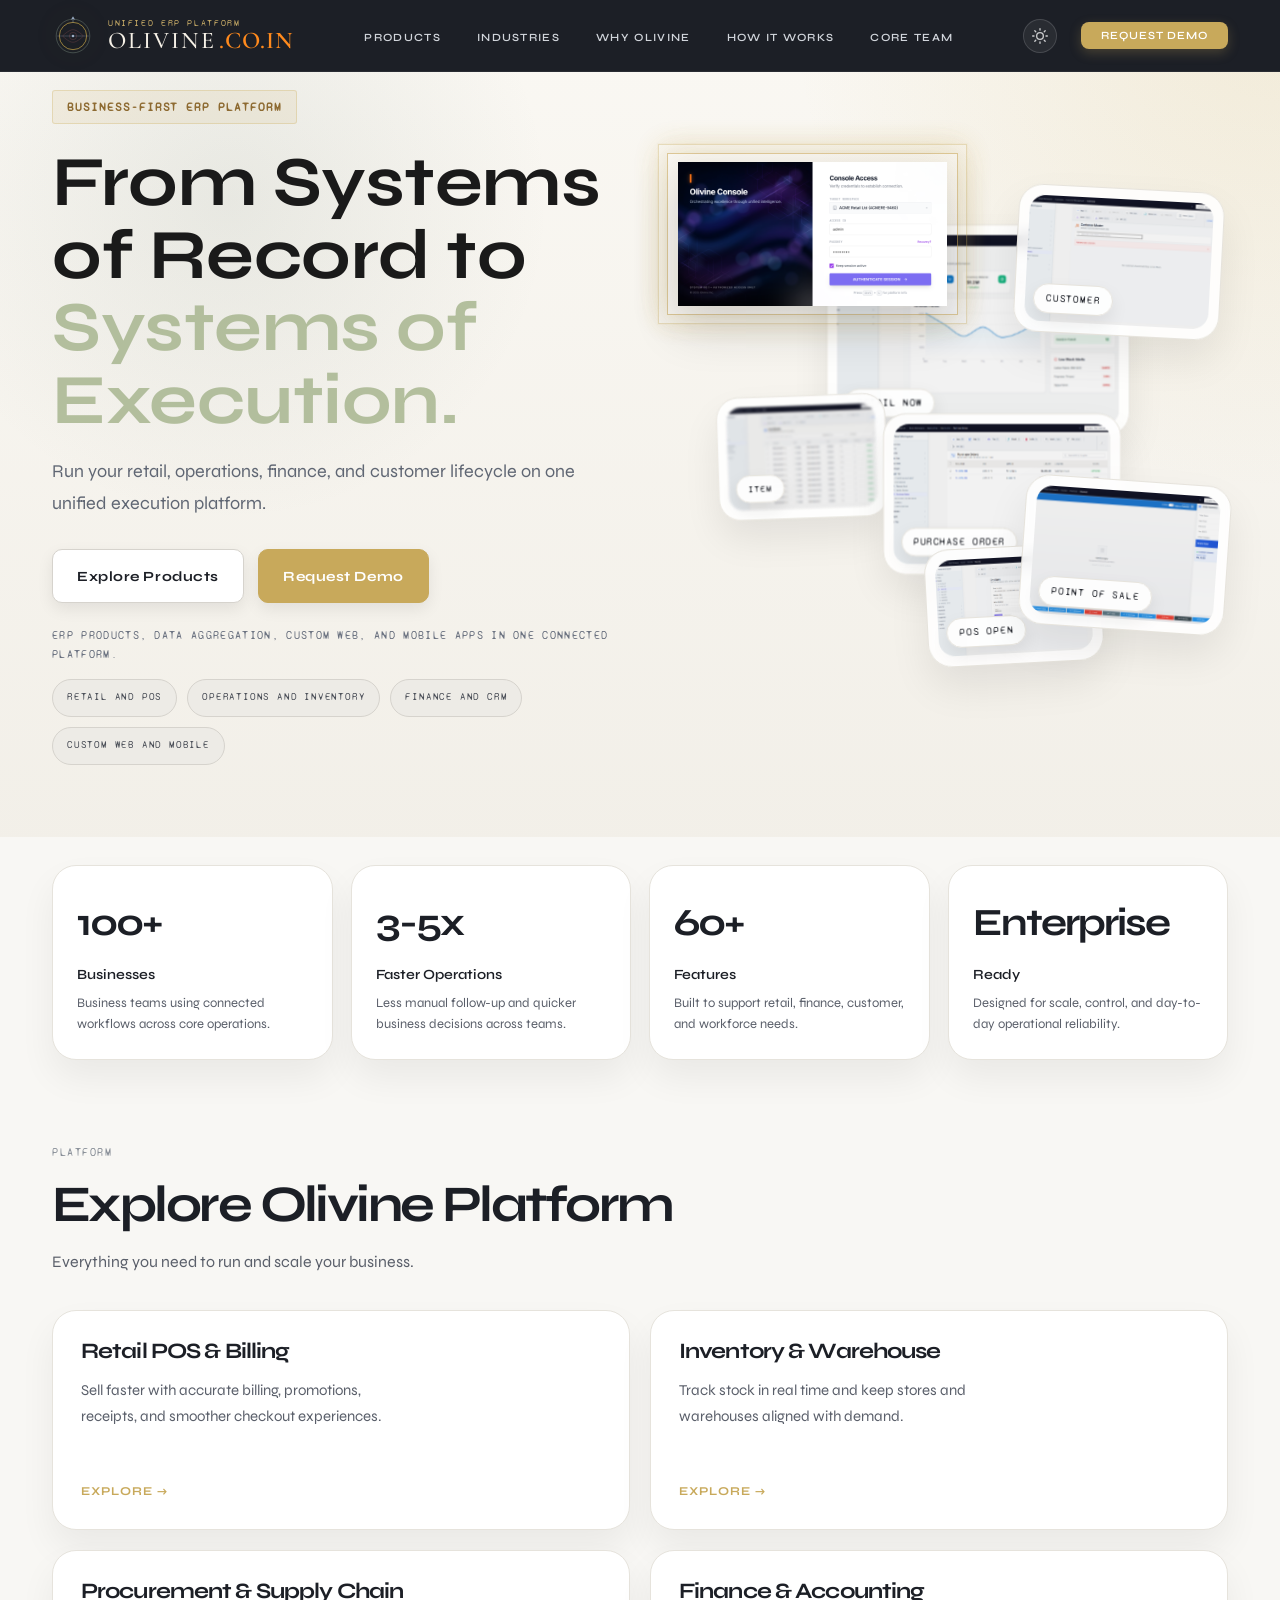
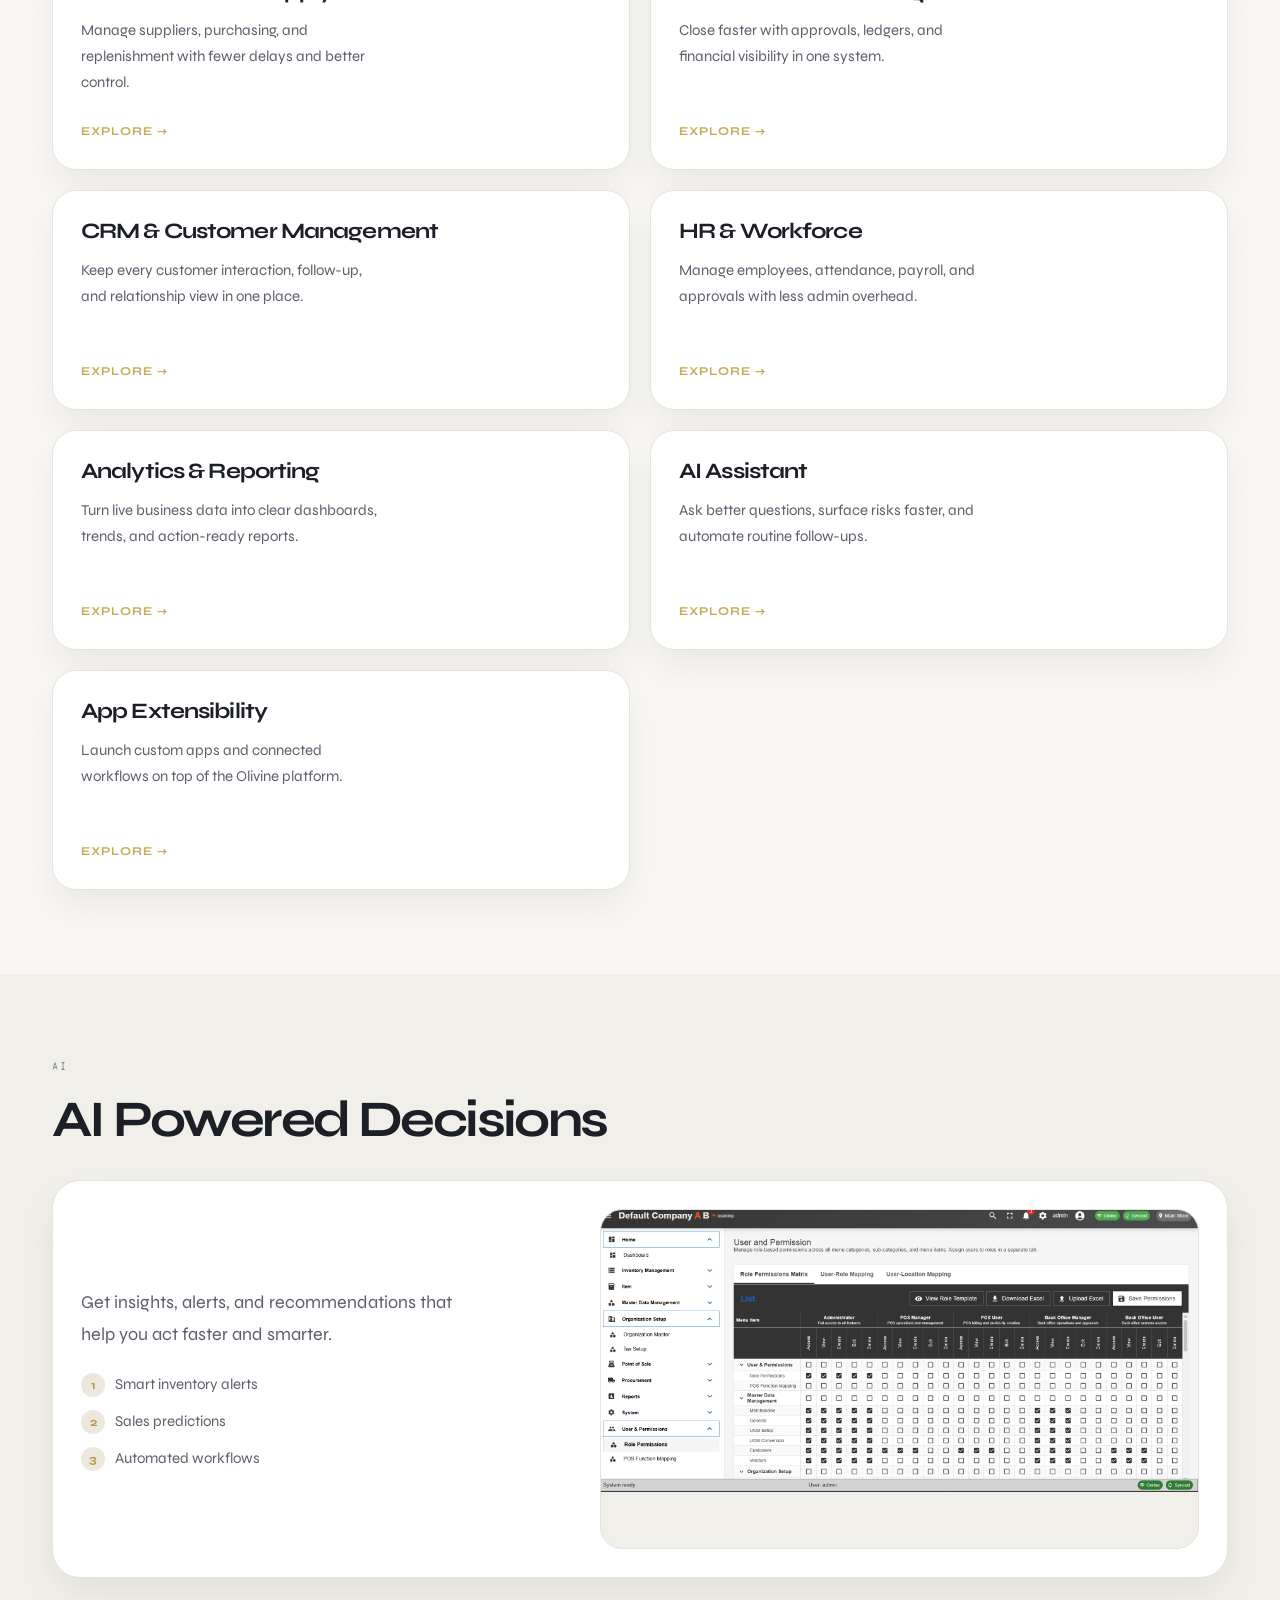
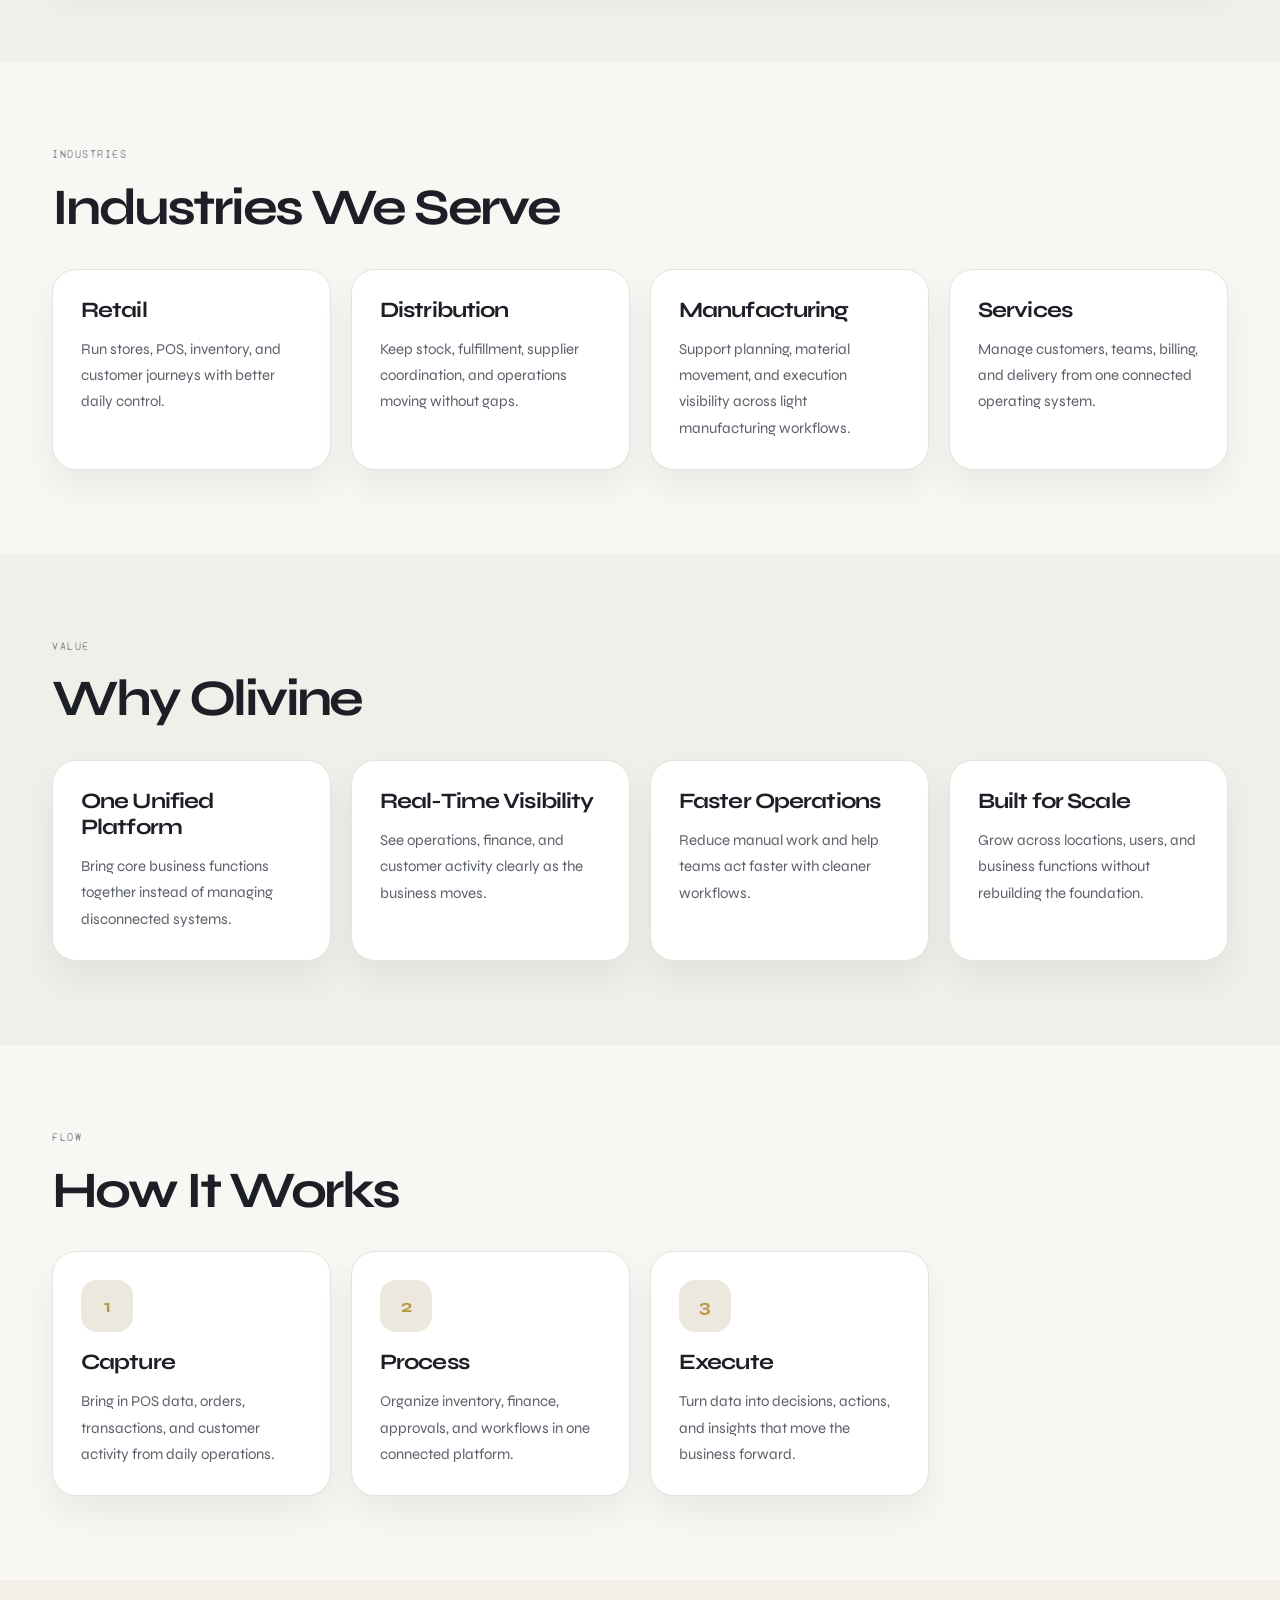
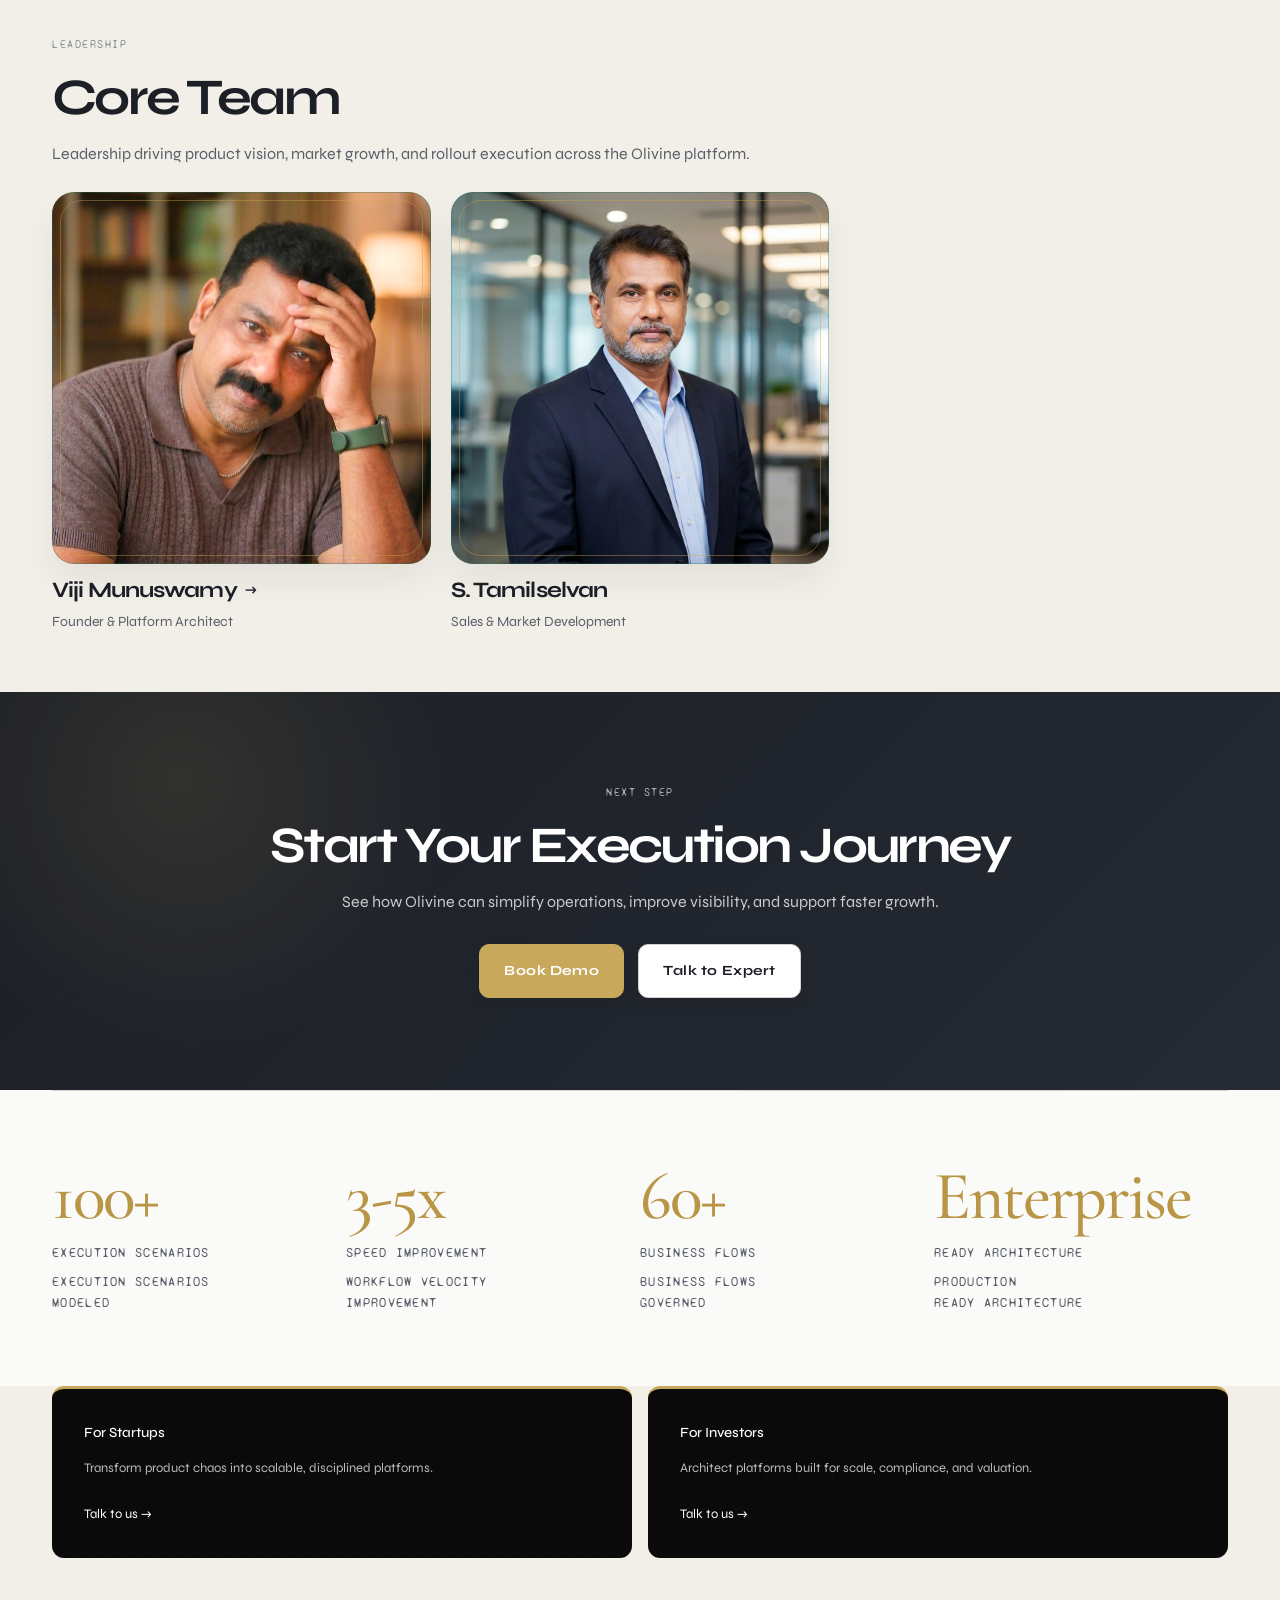
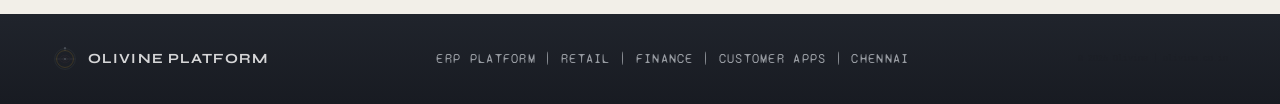
<file: index.html>
<!DOCTYPE html>
<html lang="en">

<head>
  <meta charset="UTF-8">
  <meta name="viewport" content="width=device-width, initial-scale=1.0">
  <title>Olivine ERP Platform | Retail, Finance, Operations</title>
  <meta
    name="description"
    content="Business-first ERP platform for retail, finance, operations, CRM, HR, POS, inventory, procurement, and execution workflows on one unified system."
  >
  <meta name="robots" content="index, follow">
  <link rel="canonical" href="https://www.olivine.co.in/">
  <meta property="og:type" content="website">
  <meta property="og:site_name" content="Olivine">
  <meta property="og:url" content="https://www.olivine.co.in/">
  <meta property="og:title" content="Olivine ERP Platform | Retail, Finance, Operations">
  <meta
    property="og:description"
    content="Business-first ERP platform for retail, finance, operations, CRM, HR, POS, inventory, procurement, and execution workflows on one unified system."
  >
  <meta property="og:image" content="https://www.olivine.co.in/team1-viji.jpg">
  <meta name="twitter:card" content="summary_large_image">
  <meta name="twitter:title" content="Olivine ERP Platform | Retail, Finance, Operations">
  <meta
    name="twitter:description"
    content="Business-first ERP platform for retail, finance, operations, CRM, HR, POS, inventory, procurement, and execution workflows on one unified system."
  >
  <meta name="twitter:image" content="https://www.olivine.co.in/team1-viji.jpg">
  <script>
    (function () {
      try {
        var savedTheme = localStorage.getItem('theme');
        if (savedTheme === 'light') {
          document.documentElement.setAttribute('data-theme', 'light');
        } else if (savedTheme === 'dark') {
          document.documentElement.removeAttribute('data-theme');
        }
      } catch (e) {}
    })();
  </script>
  <style>
    @import url('https://fonts.googleapis.com/css2?family=Cormorant+Garamond:ital,wght@0,300;0,400;1,300;1,400&family=Syne:wght@400;500;600;700&family=Syne+Mono&display=swap');

    *,
    *::before,
    *::after {
      box-sizing: border-box;
      margin: 0;
      padding: 0;
    }

    /* Custom Scrollbar */
    ::-webkit-scrollbar {
      width: 4px;
    }

    ::-webkit-scrollbar-track {
      background: var(--void);
    }

    ::-webkit-scrollbar-thumb {
      background: var(--border);
      border-radius: 10px;
    }

    ::-webkit-scrollbar-thumb:hover {
      background: var(--subtle);
    }

    :root {
      --void: #07080a;
      --base: #0b0c0f;
      --gold: #C8A95B;
      --gold-hi: #B89645;
      --sage: #A3B18A;
      --coral: #e87870;
      --steel: #94a3b8;
      --border: #1e2229;

      --surface: #0f1115;
      --nav-bg: rgba(7, 8, 10, 0.92);
      --subtle: #5a6278;
      --ivory: #e8ecf2;
      --white: #ffffff;
      --lift: #14161c;
    }

    [data-theme="light"] {
      --void: #F8F7F4;
      --base: #F8F7F4;
      --surface: #F1EFEA;
      --nav-bg: #1C1F26;
      --ivory: #1C1F26;
      --subtle: #5A5F6A;
      --steel: #8A9099;
      --border: #D6D3CD;
      --white: #1C1F26;
      --lift: #FFFFFF;
      --gold-hi: #B89645;
    }

    body {
      background: var(--base);
      color: var(--ivory);
      font-family: 'Syne', sans-serif;
      font-size: clamp(14px, 1.5vw, 16px);
      line-height: 1.7;
      overflow-x: hidden;
      cursor: default;
    }

    /* Nav */
    nav {
      position: fixed;
      top: 0;
      left: 0;
      right: 0;
      z-index: 1000;
      display: flex;
      align-items: center;
      justify-content: space-between;
      padding: 0 52px;
      height: 72px;
      background: #1C1F26;
      backdrop-filter: blur(24px);
      -webkit-backdrop-filter: blur(24px);
      border-bottom: 1px solid rgba(255, 255, 255, 0.06);
      transition: all 0.3s;
    }

    [data-theme="light"] nav {
      background: #1C1F26;
      border-bottom: 1px solid rgba(255, 255, 255, 0.06);
    }

    [data-theme="light"] .nav-mark {
        filter: brightness(1.08) saturate(1.06) drop-shadow(0 0 18px rgba(201, 168, 76, 0.18));
      }

[data-theme="dark"] .t-member-card .t-member-photo {
      box-shadow: 0 0 0 4px rgba(17, 17, 17, 0.96), 0 0 0 5px rgba(201, 168, 76, 0.26), 0 0 0 8px rgba(245, 245, 245, 0.08);
      border-color: rgba(201, 168, 76, 0.46);
    }

    .nav-brand {
      display: flex;
      align-items: center;
      gap: 14px;
      text-decoration: none;
    }

    .nav-mark {
        width: 42px;
        height: 42px;
        display: block;
        flex-shrink: 0;
        filter: brightness(1.02) saturate(1.04) drop-shadow(0 0 0 rgba(201, 168, 76, 0));
        transition: transform 0.25s ease, filter 0.25s ease;
      }

    .nav-brand-copy {
      display: flex;
      flex-direction: column;
      gap: 1px;
      line-height: 1;
    }

    .nav-kicker {
      font-family: 'Syne Mono', monospace;
      font-size: 9px;
      letter-spacing: 0.18em;
      text-transform: uppercase;
      color: rgba(201, 168, 76, 0.68);
    }

    [data-theme="light"] .nav-kicker {
      color: rgba(223, 191, 112, 0.86);
    }

    .nav-name {
      font-family: 'Cormorant Garamond', serif;
      font-size: 24px;
      font-weight: 500;
      letter-spacing: 0.08em;
      color: #ffffff;
      text-transform: uppercase;
      transition: color 0.3s;
      line-height: 0.98;
    }

    [data-theme="light"] .nav-name {
      color: #f6f1e7;
      text-shadow: 0 0 18px rgba(255, 255, 255, 0.04);
    }

    .nav-brand:hover .nav-name {
      color: #ffffff;
    }

    [data-theme="light"] .nav-brand:hover .nav-name {
      color: #ffffff;
    }

    .nav-brand:hover .nav-mark {
        transform: translateY(-1px) scale(1.03);
        filter: brightness(1.08) saturate(1.08) drop-shadow(0 0 14px rgba(201, 168, 76, 0.18));
      }

    .nav-dot-in {
      color: #ff6a00;
      font-weight: 600;
      text-transform: uppercase;
      margin-left: 4px;
      letter-spacing: 0.04em;
    }

    [data-theme="light"] .nav-dot-in {
      color: #ff8a1d;
    }

    .nav-links {
      display: flex;
      align-items: center;
      gap: 36px;
      list-style: none;
    }

    .nav-links a {
      position: relative;
      font-size: 11px;
      font-weight: 600;
      letter-spacing: 0.12em;
      color: #D1D5DB;
      text-decoration: none;
      text-transform: uppercase;
      transition: color 0.2s;
    }

    .nav-links a::after {
      content: "";
      position: absolute;
      left: 0;
      right: 0;
      bottom: -10px;
      height: 2px;
      border-radius: 999px;
      background: #C8A95B;
      transform: scaleX(0);
      transform-origin: left center;
      transition: transform 0.2s ease;
    }

    .nav-links a:hover {
      color: #ffffff;
    }

    .nav-links a:hover::after,
    .nav-links a:focus-visible::after,
    .nav-links a[aria-current="page"]::after,
    .nav-links a.is-active::after {
      transform: scaleX(1);
    }

    [data-theme="light"] .nav-links a {
      color: #D1D5DB;
    }

    [data-theme="light"] .nav-links a:hover {
      color: #ffffff;
    }

    .nav-actions {
      display: flex;
      align-items: center;
      gap: 24px;
    }

    .theme-toggle {
      width: 34px;
      height: 34px;
      background: rgba(255, 255, 255, 0.04);
      border: 1px solid rgba(255, 255, 255, 0.12);
      border-radius: 999px;
      cursor: pointer;
      color: rgba(255, 255, 255, 0.7);
      display: flex;
      align-items: center;
      justify-content: center;
      transition: color 0.2s, border-color 0.2s, background 0.2s, transform 0.2s;
    }

    .theme-toggle:hover {
      color: #ffffff;
      border-color: rgba(201, 168, 76, 0.38);
      background: rgba(255, 255, 255, 0.08);
      transform: translateY(-1px);
    }

    [data-theme="light"] .theme-toggle {
      color: rgba(255, 255, 255, 0.76);
      background: rgba(255, 255, 255, 0.06);
      border-color: rgba(255, 255, 255, 0.14);
    }

    [data-theme="light"] .theme-toggle:hover {
      color: #ffffff;
    }

    .theme-toggle svg {
      width: 16px;
      height: 16px;
    }

    [data-theme="light"] .moon-icon,
    html:not([data-theme="light"]) .sun-icon {
      display: none;
    }

    .nav-cta {
      display: inline-flex;
      align-items: center;
      justify-content: center;
      font-size: 11px;
      font-weight: 600;
      letter-spacing: 0.08em;
      line-height: 1;
      color: #FFFFFF;
      background: #C8A95B;
      padding: 8px 20px;
      border-radius: 8px;
      text-transform: uppercase;
      border: none;
      cursor: pointer;
      transition: background 0.3s, transform 0.2s, box-shadow 0.2s ease;
      text-decoration: none;
      white-space: nowrap;
      box-shadow: 0 4px 12px rgba(200, 169, 91, 0.25);
    }

    .nav-cta:hover {
      background: #B89645;
      transform: translateY(-1px);
      box-shadow: 0 8px 18px rgba(200, 169, 91, 0.3);
    }

    [data-theme="light"] .nav-cta {
      color: #FFFFFF;
    }

    /* Hero */
    .hero {
      position: relative;
      min-height: clamp(540px, calc(76vh - 72px), 700px);
      display: flex;
      align-items: center;
      padding: 82px 52px 52px;
      overflow: hidden;
      border-bottom: 1px solid #1A1A1A;
      background-image:
        radial-gradient(circle at top right, rgba(201, 168, 76, 0.14), transparent 34%),
        radial-gradient(circle at 18% 22%, rgba(113, 131, 118, 0.16), transparent 28%),
        linear-gradient(rgba(7, 8, 10, 0.72), rgba(7, 8, 10, 0.72));
      background-size: auto;
      background-position: center;
    }

    [data-theme="light"] .hero {
      border-bottom-color: #D4D0C8;
      background-image:
        radial-gradient(circle at top right, rgba(201, 168, 76, 0.16), transparent 32%),
        radial-gradient(circle at 18% 24%, rgba(113, 131, 118, 0.12), transparent 26%),
        linear-gradient(180deg, rgba(250, 248, 243, 0.98), rgba(242, 239, 232, 0.98));
    }

    .hero-bg-grid,
    .hero-grid {
      position: absolute;
      inset: 0;
      background-image:
        linear-gradient(rgba(201, 168, 76, 0.035) 1px, transparent 1px),
        linear-gradient(90deg, rgba(201, 168, 76, 0.035) 1px, transparent 1px);
      background-size: 72px 72px;
      animation: grid-drift 20s linear infinite;
    }

    @keyframes grid-drift {
      0% {
        background-position: 0 0;
      }

      100% {
        background-position: 72px 72px;
      }
    }

    /* Hero Overlay/Mesh */
    .hero-aura {
      position: absolute;
      right: -5%;
      top: 10%;
      width: 60%;
      height: 80%;
      background: radial-gradient(circle, rgba(201, 168, 76, 0.06) 0%, transparent 70%);
      filter: blur(80px);
      z-index: 1;
      pointer-events: none;
    }

    .hero-mesh {
      position: absolute;
      right: 10%;
      top: 50%;
      transform: translateY(-50%);
      width: 400px;
      height: 400px;
      opacity: 0.15;
      z-index: 2;
      background-image: radial-gradient(var(--border) 1px, transparent 1px);
      background-size: 24px 24px;
      mask-image: radial-gradient(circle, white, transparent 75%);
    }

    .hero-vignette {
      position: absolute;
      inset: 0;
      background: radial-gradient(ellipse 70% 80% at 30% 50%, transparent 20%, var(--base) 80%);
      pointer-events: none;
    }

    .hero-diag {
      position: absolute;
      right: 5%;
      top: 50%;
      transform: translateY(-50%);
      width: 500px;
      height: 500px;
      opacity: 0.15;
      z-index: 1;
      pointer-events: none;
    }

    [data-theme="light"] .hero-diag {
      opacity: 0.08;
    }

    .hero-diag svg {
      width: 100%;
      height: 100%;
    }

    .hero-shell {
      position: relative;
      z-index: 2;
      width: min(1400px, 100%);
      margin: 0 auto;
      display: grid;
      grid-template-columns: minmax(0, 1.04fr) minmax(320px, 0.96fr);
      align-items: center;
      gap: 44px;
    }

    /* Problem Section */
    .problem-section {
      padding: 56px 52px;
      background: var(--surface);
      border-bottom: 1px solid var(--border);
    }

    .prob-grid {
      display: grid;
      grid-template-columns: 1fr 1fr;
      gap: 80px;
      max-width: 1400px;
      margin: 60px auto 0;
    }

    .p-item h3 {
      font-family: 'Cormorant Garamond', serif;
      font-size: 36px;
      font-weight: 300;
      color: var(--gold);
      margin-bottom: 20px;
    }

    .p-item p {
      color: var(--subtle);
      font-size: clamp(14px, 1.5vw, 16px);
      line-height: 1.65;
    }

    .p-diff {
      background:
        radial-gradient(circle at top right, rgba(201, 168, 76, 0.08), transparent 38%),
        linear-gradient(180deg, rgba(201, 168, 76, 0.035), rgba(201, 168, 76, 0)),
        var(--base);
      border: 1px solid var(--border);
      padding: 52px;
      border-radius: 4px;
      position: relative;
      overflow: hidden;
      box-shadow: 0 18px 44px rgba(7, 8, 10, 0.08);
    }

    .p-diff::before {
      content: '';
      position: absolute;
      top: 0;
      left: 0;
      right: 0;
      height: 2px;
      background: linear-gradient(90deg, rgba(201, 168, 76, 0.18), rgba(201, 168, 76, 0.82), rgba(201, 168, 76, 0.16));
    }

    .p-diff-head {
      display: flex;
      align-items: flex-start;
      justify-content: space-between;
      gap: 20px;
      margin-bottom: 22px;
    }

    .p-diff-kicker {
      font-family: 'Syne Mono', monospace;
      font-size: 9px;
      color: var(--gold);
      text-transform: uppercase;
      letter-spacing: 0.18em;
      opacity: 0.82;
      margin-bottom: 10px;
    }

    .p-diff-title {
      font-family: 'Cormorant Garamond', serif;
      font-size: clamp(28px, 3vw, 38px);
      font-weight: 500;
      color: var(--ivory);
      line-height: 0.98;
      letter-spacing: -0.03em;
    }

    .p-diff-badge {
      flex-shrink: 0;
      align-self: center;
      font-family: 'Syne Mono', monospace;
      font-size: 10px;
      letter-spacing: 0.14em;
      text-transform: uppercase;
      color: var(--gold-hi);
      padding: 10px 12px;
      border: 1px solid rgba(201, 168, 76, 0.22);
      background: rgba(201, 168, 76, 0.06);
    }

    .diff-row {
      display: grid;
      grid-template-columns: minmax(110px, 0.9fr) 1fr 1fr;
      align-items: center;
      gap: 18px;
      padding: 22px 0;
      border-bottom: 1px solid rgba(255, 255, 255, 0.05);
      font-family: 'Syne', sans-serif;
    }

    [data-theme="light"] .diff-row {
      border-bottom: 1px solid rgba(0, 0, 0, 0.05);
    }

    .diff-label {
      font-size: clamp(13px, 1.2vw, 15px);
      color: var(--subtle);
      font-weight: 600;
      letter-spacing: 0.01em;
    }

    .diff-val-old {
      font-size: clamp(13px, 1.2vw, 15px);
      color: #8B94A7;
      opacity: 0.9;
    }

    .diff-val-new {
      font-size: clamp(13px, 1.2vw, 15px);
      color: #F1D48A;
      font-weight: 700;
    }

    .hero-orb {
      position: absolute;
      right: 12%;
      top: 40%;
      transform: translateY(-50%);
      width: 520px;
      height: 520px;
      border-radius: 50%;
      background: radial-gradient(circle, rgba(201, 168, 76, 0.08) 0%, rgba(113, 131, 118, 0.04) 40%, transparent 70%);
      animation: orb-breathe 8s ease-in-out infinite;
    }

    @keyframes orb-breathe {

      0%,
      100% {
        transform: translateY(-50%) scale(1);
        opacity: 0.6;
      }

      50% {
        transform: translateY(-50%) scale(1.1);
        opacity: 0.9;
      }
    }

    .hero-content {
      position: relative;
      z-index: 3;
      max-width: 760px;
      padding-top: 6px;
    }

    .hero-badge {
      display: inline-flex;
      align-items: center;
      gap: 10px;
      font-family: 'Syne Mono', monospace;
      font-size: clamp(11px, 1.2vw, 13px);
      letter-spacing: 0.12em;
      color: #C8952A;
      border: 1px solid rgba(201, 168, 76, 0.22);
      background: rgba(201, 168, 76, 0.08);
      padding: 6px 14px;
      border-radius: 3px;
      margin-bottom: 24px;
      animation: badge-in 0.8s ease both;
      font-weight: 600;
    }

    [data-theme="light"] .hero-badge {
      color: #8d6a31;
      border-color: rgba(201, 168, 76, 0.28);
      background: rgba(201, 168, 76, 0.1);
    }

    @keyframes badge-in {
      from {
        opacity: 0;
        transform: translateY(-10px);
      }

      to {
        opacity: 1;
        transform: none;
      }
    }

    .hero-diag {
      position: absolute;
      right: 5%;
      top: 50%;
      transform: translateY(-50%);
      width: 500px;
      height: 500px;
      opacity: 0.15;
      z-index: 1;
      pointer-events: none;
    }

    [data-theme="light"] .hero-diag {
      opacity: 0.08;
    }

    .hero-diag svg {
      width: 100%;
      height: 100%;
    }

    .badge-pip {
      width: 6px;
      height: 6px;
      border-radius: 50%;
      background: var(--gold);
      animation: pip 2s ease-in-out infinite;
    }

    @keyframes pip {

      0%,
      100% {
        opacity: 1;
        transform: scale(1);
      }

      50% {
        opacity: 0.3;
        transform: scale(0.5);
      }
    }

    .hero-h1 {
      font-family: 'Cormorant Garamond', serif;
      font-size: clamp(36px, 5vw, 64px);
      font-weight: 400;
      line-height: 0.97;
      letter-spacing: -1.6px;
      color: #F5F5F5;
      margin-bottom: 18px;
      max-width: 760px;
      text-wrap: balance;
      animation: h1-in 0.9s ease 0.15s both;
    }

    @keyframes h1-in {
      from {
        opacity: 0;
        transform: translateY(20px);
      }

      to {
        opacity: 1;
        transform: none;
      }
    }

    .hero-h1 em {
      font-style: italic;
      color: var(--gold);
    }

    [data-theme="light"] .hero-h1 {
      color: #1A1A1A;
    }

    .hero-body {
      font-size: clamp(14px, 1.45vw, 16px);
      font-weight: 400;
      color: #B3BAC6;
      max-width: 560px;
      line-height: 1.55;
      margin-bottom: 24px;
      animation: h1-in 0.9s ease 0.35s both;
    }

    [data-theme="light"] .hero-body {
      color: #5f6673;
    }

    .hero-actions {
      display: flex;
      align-items: center;
      gap: 16px;
      flex-wrap: wrap;
    }

    .hero-meta {
      display: flex;
      align-items: flex-start;
      gap: 10px;
      flex-direction: column;
      margin-top: 14px;
      max-width: 720px;
    }

    .hero-platform-list {
      display: grid;
      gap: 10px;
      margin: 0 0 26px;
      max-width: 640px;
    }

    .hero-platform-item {
      display: flex;
      align-items: flex-start;
      gap: 12px;
      color: #D6DBE4;
      font-size: clamp(13px, 1.25vw, 15px);
      line-height: 1.55;
    }

    .hero-platform-item strong {
      color: #F5F5F5;
      font-weight: 600;
    }

    .hero-platform-dot {
      width: 10px;
      height: 10px;
      margin-top: 7px;
      border-radius: 50%;
      flex-shrink: 0;
      background: linear-gradient(135deg, var(--gold-hi), rgba(201, 168, 76, 0.36));
      box-shadow: 0 0 0 4px rgba(201, 168, 76, 0.12);
    }

    [data-theme="light"] .hero-platform-item {
      color: #4B5563;
    }

    [data-theme="light"] .hero-platform-item strong {
      color: #111827;
    }

    .hero-proof {
      margin-bottom: 20px;
      font-family: 'Syne Mono', monospace;
      font-size: 11px;
      font-weight: 500;
      letter-spacing: 0.1em;
      color: var(--subtle);
      text-transform: uppercase;
    }

    .hero-support {
      font-family: 'Syne Mono', monospace;
      font-size: clamp(11px, 1.2vw, 13px);
      color: var(--subtle);
      margin-top: 32px;
      display: block;
      text-transform: uppercase;
      letter-spacing: 0.1em;
    }

    .hero-body strong {
      color: #F5F5F5;
      font-weight: 600;
    }

    .hero .btn-ghost {
      color: #F5F5F5;
      border-color: #2A2A2A;
      background: rgba(255, 255, 255, 0.01);
    }

    .hero .btn-ghost:hover {
      background: rgba(255, 255, 255, 0.04);
      border-color: #C8952A;
    }

    .hero-visual {
      position: relative;
      min-height: 480px;
      display: flex;
      align-items: center;
      justify-content: center;
      z-index: 2;
    }

    .hero-visual-panel {
      position: relative;
      width: min(100%, 560px);
      padding: 26px;
      border-radius: 30px;
      overflow: hidden;
      border: 1px solid rgba(201, 168, 76, 0.16);
      background:
        radial-gradient(circle at top right, rgba(201, 168, 76, 0.12), transparent 34%),
        linear-gradient(180deg, rgba(17, 24, 39, 0.94), rgba(8, 12, 20, 0.96));
      box-shadow: 0 28px 60px rgba(0, 0, 0, 0.28);
    }

    .hero-visual-panel::before {
      content: '';
      position: absolute;
      inset: 16px;
      border-radius: 24px;
      border: 1px solid rgba(255, 255, 255, 0.06);
      pointer-events: none;
    }

    [data-theme="light"] .hero-visual-panel {
      border-color: rgba(201, 168, 76, 0.2);
      background:
        radial-gradient(circle at top right, rgba(201, 168, 76, 0.14), transparent 34%),
        linear-gradient(180deg, rgba(255, 255, 255, 0.97), rgba(242, 239, 232, 0.98));
      box-shadow: 0 20px 44px rgba(15, 23, 42, 0.1);
    }

    [data-theme="light"] .hero-visual-panel::before {
      border-color: rgba(17, 24, 39, 0.07);
    }

    .hero-panel-header {
      position: relative;
      z-index: 1;
      display: flex;
      align-items: center;
      justify-content: space-between;
      gap: 12px;
      margin-bottom: 22px;
    }

    .hero-panel-label {
      font-family: 'Syne Mono', monospace;
      font-size: 11px;
      letter-spacing: 0.14em;
      text-transform: uppercase;
      color: rgba(245, 245, 245, 0.74);
    }

    .hero-panel-state {
      padding: 8px 10px;
      border-radius: 999px;
      font-family: 'Syne Mono', monospace;
      font-size: 10px;
      letter-spacing: 0.12em;
      text-transform: uppercase;
      color: #F6E7B8;
      background: rgba(201, 168, 76, 0.12);
      border: 1px solid rgba(201, 168, 76, 0.22);
    }

    [data-theme="light"] .hero-panel-label {
      color: rgba(55, 65, 81, 0.82);
    }

    [data-theme="light"] .hero-panel-state {
      color: #8A651F;
      background: rgba(201, 168, 76, 0.12);
    }

    .hero-panel-grid {
      position: relative;
      z-index: 1;
      display: grid;
      grid-template-columns: minmax(0, 1.16fr) minmax(180px, 0.84fr);
      gap: 18px;
    }

    .hero-feature-card,
    .hero-service-card {
      border-radius: 22px;
      border: 1px solid rgba(255, 255, 255, 0.08);
      background: rgba(255, 255, 255, 0.045);
      backdrop-filter: blur(16px);
      -webkit-backdrop-filter: blur(16px);
      padding: 20px;
    }

    [data-theme="light"] .hero-feature-card,
    [data-theme="light"] .hero-service-card {
      border-color: rgba(15, 23, 42, 0.08);
      background: rgba(255, 255, 255, 0.7);
    }

    .hero-feature-card.primary {
      min-height: 280px;
      display: flex;
      flex-direction: column;
      justify-content: space-between;
    }

    .hero-feature-kicker {
      font-family: 'Syne Mono', monospace;
      font-size: 10px;
      letter-spacing: 0.14em;
      text-transform: uppercase;
      color: #9FB3D1;
      margin-bottom: 12px;
    }

    .hero-feature-title {
      font-size: clamp(20px, 2.2vw, 28px);
      line-height: 1.08;
      color: #F8FAFC;
      margin-bottom: 14px;
    }

    .hero-feature-copy {
      color: #BAC4D5;
      font-size: 14px;
      line-height: 1.6;
      max-width: 320px;
    }

    .hero-feature-metrics {
      display: grid;
      grid-template-columns: repeat(3, minmax(0, 1fr));
      gap: 10px;
      margin-top: 24px;
    }

    .hero-feature-metric {
      padding: 14px 12px;
      border-radius: 16px;
      background: rgba(15, 23, 42, 0.5);
      border: 1px solid rgba(148, 163, 184, 0.14);
    }

    .hero-feature-value {
      display: block;
      font-size: 19px;
      font-weight: 700;
      color: #F8FAFC;
      margin-bottom: 4px;
    }

    .hero-feature-label {
      display: block;
      font-size: 10px;
      letter-spacing: 0.12em;
      text-transform: uppercase;
      color: #97A6BA;
      line-height: 1.45;
    }

    [data-theme="light"] .hero-feature-kicker {
      color: #6B7280;
    }

    [data-theme="light"] .hero-feature-title,
    [data-theme="light"] .hero-feature-value {
      color: #111827;
    }

    [data-theme="light"] .hero-feature-copy {
      color: #4B5563;
    }

    [data-theme="light"] .hero-feature-metric {
      background: rgba(248, 250, 252, 0.92);
      border-color: rgba(148, 163, 184, 0.16);
    }

    [data-theme="light"] .hero-feature-label {
      color: #6B7280;
    }

    .hero-service-stack {
      display: grid;
      gap: 14px;
    }

    .hero-service-card {
      min-height: 84px;
      display: flex;
      flex-direction: column;
      justify-content: center;
      gap: 8px;
    }

    .hero-service-title {
      display: flex;
      align-items: center;
      gap: 10px;
      font-size: 15px;
      font-weight: 600;
      color: #F8FAFC;
    }

    .hero-service-icon {
      width: 30px;
      height: 30px;
      border-radius: 10px;
      display: inline-flex;
      align-items: center;
      justify-content: center;
      background: rgba(201, 168, 76, 0.12);
      color: var(--gold-hi);
      font-size: 15px;
      border: 1px solid rgba(201, 168, 76, 0.18);
    }

    .hero-service-copy {
      font-size: 12px;
      line-height: 1.55;
      color: #AEB9CA;
    }

    [data-theme="light"] .hero-service-title {
      color: #111827;
    }

    [data-theme="light"] .hero-service-copy {
      color: #4B5563;
    }

    .hero-platform-ribbon {
      position: relative;
      z-index: 1;
      display: flex;
      flex-wrap: wrap;
      gap: 10px;
      margin-top: 18px;
    }

    .hero-platform-chip {
      padding: 9px 12px;
      border-radius: 999px;
      font-size: 10px;
      letter-spacing: 0.1em;
      text-transform: uppercase;
      color: #D8E0ED;
      background: rgba(255, 255, 255, 0.05);
      border: 1px solid rgba(255, 255, 255, 0.08);
    }

    [data-theme="light"] .hero-platform-chip {
      color: #374151;
      background: rgba(255, 255, 255, 0.72);
      border-color: rgba(15, 23, 42, 0.08);
    }

    .btn-ghost {
      display: inline-flex;
      align-items: center;
      justify-content: center;
      gap: 12px;
      background: transparent;
      padding: 0 28px;
      min-height: 52px;
      font-family: 'Syne', sans-serif;
      font-size: 14px;
      font-weight: 600;
      color: var(--ivory);
      border: 1px solid var(--border);
      border-radius: 4px;
      cursor: pointer;
      transition: all 0.25s;
    }

    .btn-ghost:hover {
      background: var(--lift);
      border-color: var(--gold);
      transform: translateY(-2px);
    }

    .btn-primary {
      background: var(--gold);
      color: var(--void);
      border: none;
      padding: 16px 40px;
      font-family: 'Syne', sans-serif;
      font-size: 12px;
      font-weight: 700;
      letter-spacing: 0.12em;
      text-transform: uppercase;
      cursor: pointer;
      transition: all 0.3s cubic-bezier(0.165, 0.84, 0.44, 1);
      border-radius: 2px;
      white-space: nowrap;
      min-width: 0;
    }

    .btn-primary:hover {
      background: var(--gold-hi);
      transform: translateY(-2px);
      box-shadow: 0 12px 36px rgba(154, 115, 29, 0.2);
    }

    .btn-ghost {
      border: 1px solid var(--border);
      background: transparent;
      color: var(--ivory);
      padding: 16px 40px;
      font-family: 'Syne', sans-serif;
      font-size: 12px;
      font-weight: 600;
      letter-spacing: 0.12em;
      text-transform: uppercase;
      cursor: pointer;
      transition: all 0.3s cubic-bezier(0.165, 0.84, 0.44, 1);
      border-radius: 2px;
      white-space: nowrap;
      min-width: 0;
      text-decoration: none;
      justify-content: center;
    }

    .btn-ghost:hover {
      background: var(--lift);
      border-color: var(--ivory);
      transform: translateY(-2px);
    }


    /* Metrics Strip */
    .metrics {
      display: grid;
      grid-template-columns: repeat(4, 1fr);
      border: none;
      background: var(--void);
      padding: 0 52px;
    }

    .metric {
      padding: 72px 0;
      border: none;
      border-top: 1px solid var(--border);
      position: relative;
      overflow: hidden;
      transition: all 0.4s cubic-bezier(0.165, 0.84, 0.44, 1);
    }

    .metric:last-child {
      border-right: none;
    }

    .metric:hover {
      background: var(--lift);
    }

    .metric::after {
      content: '';
      position: absolute;
      top: 0;
      left: 0;
      right: 0;
      height: 1px;
      background: linear-gradient(90deg, transparent, var(--gold), transparent);
      opacity: 0;
      transition: opacity 0.3s;
    }

    .metric:hover::after {
      opacity: 1;
    }

    .metric-n {
      font-family: 'Cormorant Garamond', serif;
      font-size: 68px;
      font-weight: 500;
      color: var(--gold-hi);
      line-height: 1;
      letter-spacing: -2px;
      margin-bottom: 12px;
    }

    .metric-l {
      font-family: 'Syne Mono', monospace;
      font-size: clamp(11px, 1.2vw, 13px);
      letter-spacing: 0.1em;
      color: var(--subtle);
      text-transform: uppercase;
      line-height: 1.6;
      font-weight: 500;
    }

    .metric-context {
      font-family: 'Syne Mono', monospace;
      font-size: clamp(11px, 1.2vw, 13px);
      letter-spacing: 0.1em;
      color: var(--subtle);
      text-transform: uppercase;
      line-height: 1.6;
      margin-bottom: 8px;
      font-weight: 500;
    }

    /* Live Proof Strip */
    .proof-strip {
      background: var(--surface);
      border-top: 1px solid var(--border);
      border-bottom: 1px solid var(--border);
      padding: 0 52px;
      display: flex;
      align-items: center;
      justify-content: space-between;
      gap: 0;
    }

    .proof-label {
      font-family: 'Syne Mono', monospace;
      font-size: clamp(11px, 1.2vw, 13px);
      letter-spacing: 0.14em;
      color: var(--subtle);
      /* muted */
      text-transform: uppercase;
      padding: 24px 0;
      border-right: 1px solid var(--border);
      padding-right: 40px;
      flex-shrink: 0;
    }

    .proof-links {
      display: flex;
      align-items: center;
      gap: 0;
      flex: 1;
    }

    .proof-link {
      display: flex;
      align-items: center;
      gap: 10px;
      padding: 24px 40px;
      border-right: 1px solid var(--border);
      text-decoration: none;
      transition: background 0.2s;
      flex: 1;
      cursor: pointer;
    }

    .proof-link:last-child {
      border-right: none;
    }

    .proof-link:hover {
      background: var(--lift);
    }

    .proof-dot {
      width: 6px;
      height: 6px;
      border-radius: 50%;
      background: #4a9e6a;
      flex-shrink: 0;
      animation: pip 2s ease-in-out infinite;
      box-shadow: 0 0 6px rgba(74, 158, 106, 0.6);
    }

    .proof-url {
      font-family: 'Syne Mono', monospace;
      font-size: clamp(11px, 1.2vw, 13px);
      letter-spacing: 0.04em;
      color: #a8b0c0;
      /* ghost */
    }

    .proof-desc {
      font-size: clamp(12px, 1.3vw, 14px);
      color: var(--subtle);
      /* muted */
      margin-top: 1px;
    }

    /* Section Shell */
    section {
      padding: 56px 52px;
    }

    .s-eye {
      font-family: 'Syne Mono', monospace;
      font-size: clamp(11px, 1.2vw, 13px);
      letter-spacing: 0.08em;
      color: #9CA3AF;
      text-transform: uppercase;
      margin-bottom: 18px;
      display: flex;
      align-items: center;
      gap: 12px;
      font-weight: 500;
    }

    .s-eye::before {
      content: '';
      display: block;
      width: 24px;
      height: 1px;
      background: #9CA3AF;
      opacity: 0.5;
    }

    .s-h2 {
      font-family: 'Cormorant Garamond', serif;
      font-size: clamp(38px, 4.5vw, 68px);
      font-weight: 300;
      letter-spacing: -1.5px;
      color: var(--ivory);
      line-height: 1.05;
      margin-bottom: 24px;
      max-width: 800px;
    }

    .s-h2 em {
      font-style: italic;
      color: var(--gold);
    }

    .s-body {
      font-size: clamp(14px, 1.5vw, 16px);
      font-weight: 400;
      color: var(--subtle);
      max-width: 520px;
      line-height: 1.9;
    }

    /* Platform Grid */
    .p-grid {
      display: grid;
      grid-template-columns: repeat(5, 1fr);
      margin-top: 60px;
      border: 1px solid var(--border);
      border-radius: 6px;
      overflow: hidden;
      background: var(--border);
      gap: 1px;
    }

    @media (max-width: 1200px) {
      .p-grid {
        grid-template-columns: repeat(3, 1fr);
      }
    }

    @media (max-width: 900px) {
      .p-grid {
        grid-template-columns: repeat(2, 1fr);
      }
    }

    @media (max-width: 600px) {
      .p-grid {
        grid-template-columns: 1fr;
      }
    }

    .p-card {
      background: var(--surface);
      padding: 36px 30px;
      position: relative;
      border: 1px solid transparent;
      transition: border-color 180ms ease, transform 180ms ease;
      cursor: pointer;
    }

    .p-card:hover {
      border-color: var(--gold);
      transform: scale(1.02);
      z-index: 2;
    }

    .p-card::before {
      content: '';
      position: absolute;
      top: 0;
      left: 0;
      right: 0;
      height: 1px;
      background: linear-gradient(90deg, transparent 10%, var(--gold) 50%, transparent 90%);
      opacity: 0;
      transition: opacity 0.3s;
    }

    .p-card:hover::before {
      opacity: 1;
    }

    .p-mod {
      font-family: 'Syne Mono', monospace;
      font-size: clamp(11px, 1.2vw, 13px);
      letter-spacing: 0.12em;
      color: var(--gold-hi);
      text-transform: uppercase;
      margin-bottom: 14px;
      font-weight: 500;
    }

    .p-name {
      font-family: 'Cormorant Garamond', serif;
      font-size: 20px;
      font-weight: 500;
      color: var(--ivory);
      margin-bottom: 12px;
      line-height: 1.15;
    }

    .p-desc {
      font-size: clamp(12px, 1.3vw, 14px);
      color: var(--subtle);
      line-height: 1.6;
    }

    .p-live {
      display: inline-flex;
      align-items: center;
      gap: 6px;
      margin-top: 18px;
      font-family: 'Syne Mono', monospace;
      font-size: clamp(11px, 1.2vw, 13px);
      letter-spacing: 0.08em;
      color: var(--gold);
      background: rgba(201, 168, 76, 0.08);
      /* gold-dim */
      border: 1px solid rgba(201, 168, 76, 0.22);
      /* gold-border */
      padding: 4px 10px;
      border-radius: 3px;
      text-transform: uppercase;
      font-weight: 500;
    }

    .live-dot {
      width: 5px;
      height: 5px;
      border-radius: 50%;
      background: var(--gold);
      animation: pip 2s ease-in-out infinite;
    }

    /* -- ARCHITECTURE -- */
    .arch-section {
      background: var(--void);
      border-top: 1px solid var(--border);
      border-bottom: 1px solid var(--border);
    }

    .arch-inner {
      display: grid;
      grid-template-columns: 1fr 1fr;
      gap: 80px;
      align-items: start;
    }

    /* Agent hierarchy — visual */
    .agent-hierarchy {
      background: var(--surface);
      border: 1px solid var(--border);
      border-radius: 6px;
      overflow: hidden;
      margin-bottom: 16px;
    }

    .ah-header {
      display: flex;
      align-items: center;
      justify-content: space-between;
      padding: 14px 20px;
      border-bottom: 1px solid var(--border);
    }

    .ah-title {
      font-family: 'Syne Mono', monospace;
      font-size: 9px;
      letter-spacing: 0.12em;
      color: var(--subtle);
      text-transform: uppercase;
    }

    .ah-badge {
      font-family: 'Syne Mono', monospace;
      font-size: 9px;
      letter-spacing: 0.06em;
      color: var(--gold);
      background: rgba(201, 168, 76, 0.12);
      /* gold-dim */
      border: 1px solid rgba(201, 168, 76, 0.3);
      /* gold-border */
      padding: 2px 9px;
      border-radius: 3px;
    }

    .ah-body {
      padding: 24px 20px;
    }

    .av-node {
      display: flex;
      align-items: center;
      gap: 12px;
      margin-bottom: 6px;
    }

    .av-block {
      padding: 9px 14px;
      border-radius: 3px;
      font-family: 'Syne Mono', monospace;
      font-size: 10px;
      letter-spacing: 0.04em;
      border: 1px solid;
      line-height: 1.2;
      position: relative;
    }

    .av-viji {
      background: rgba(201, 168, 76, 0.1);
      border-color: rgba(201, 168, 76, 0.22);
      color: var(--gold);
    }

    .av-mindra {
      background: rgba(113, 131, 118, 0.08);
      border-color: rgba(113, 131, 118, 0.25);
      color: #9ab09f;
    }

    .av-astra {
      background: rgba(20, 22, 28, 0.9);
      border-color: var(--border);
      color: #a8b0c0;
    }

    .av-leaf {
      background: rgba(11, 12, 15, 0.9);
      border-color: var(--border);
      color: var(--subtle);
      font-size: 9px;
    }

    .av-indent {
      margin-left: 20px;
      padding-left: 16px;
      border-left: 1px solid var(--border);
      margin-bottom: 6px;
    }

    /* Stack panel */
    .stack-panel {
      background: var(--surface);
      border: 1px solid var(--border);
      border-radius: 6px;
      overflow: hidden;
    }

    .stack-row {
      display: flex;
      align-items: center;
      gap: 0;
      border-bottom: 1px solid var(--border);
    }

    .stack-row:last-child {
      border-bottom: none;
    }

    .stack-key {
      font-family: 'Syne Mono', monospace;
      font-size: 9px;
      letter-spacing: 0.1em;
      color: var(--subtle);
      text-transform: uppercase;
      padding: 14px 16px;
      width: 90px;
      flex-shrink: 0;
      border-right: 1px solid var(--border);
    }

    .stack-chips {
      display: flex;
      gap: 6px;
      flex-wrap: wrap;
      padding: 10px 16px;
    }

    .chip {
      font-family: 'Syne Mono', monospace;
      font-size: 9px;
      letter-spacing: 0.06em;
      color: #7a8499;
      border: 1px solid var(--border);
      padding: 4px 10px;
      border-radius: 3px;
      transition: border-color 0.2s, color 0.2s;
    }

    .chip:hover {
      border-color: rgba(201, 168, 76, 0.22);
      color: var(--gold);
    }

    /* Feature list */
    .feat-list {
      list-style: none;
      margin-top: 36px;
    }

    .feat-item {
      display: flex;
      align-items: flex-start;
      gap: 14px;
      font-size: clamp(12px, 1.3vw, 14px);
      font-weight: 400;
      color: var(--subtle);
      padding: 14px 0;
      border-bottom: 1px solid var(--border);
    }

    .feat-item:last-child {
      border-bottom: none;
    }

    .feat-mark {
      width: 16px;
      height: 16px;
      border-radius: 50%;
      flex-shrink: 0;
      background: rgba(201, 168, 76, 0.08);
      border: 1px solid rgba(201, 168, 76, 0.22);
      display: flex;
      align-items: center;
      justify-content: center;
      margin-top: 2px;
      font-family: 'Syne Mono', monospace;
      font-size: 8px;
      color: var(--gold);
    }

    /* -- GOVERNANCE -- */
    .gov-section {
      background: #0F0F0F;
      border-top: 1px solid #2A2A2A;
      border-bottom: 1px solid #2A2A2A;
      padding-top: 110px;
      padding-bottom: 110px;
    }

    #contact.cta-section {
      background: #0F0F0F;
      border-top: 1px solid #2A2A2A;
      border-bottom: 1px solid #2A2A2A;
    }

    .gov-section .s-eye,
    #contact .s-eye {
      color: #C8952A;
      font-weight: 600;
      letter-spacing: 0.14em;
    }

    .gov-section .s-eye::before,
    #contact .s-eye::before {
      background: #C8952A;
    }

    .gov-section .s-h2,
    #contact .s-h2 {
      color: #F5F5F5;
    }

    .gov-section .s-body,
    #contact .s-body {
      color: #9CA3AF;
    }

    .gov-rail {
      display: flex;
      align-items: stretch;
      gap: 0;
      margin-top: 60px;
      border: 1px solid #2A2A2A;
      border-radius: 6px;
      overflow: hidden;
    }

    .gov-rail-item {
      flex: 1;
      padding: 32px 28px;
      border-right: 1px solid #2A2A2A;
      position: relative;
      background: #1A1A1A;
      transition: background 0.2s;
    }

    .gov-rail-item:last-child {
      border-right: none;
    }

    .gov-rail-item:hover {
      background: #202020;
    }

    .gov-rail-item::before {
      content: '';
      position: absolute;
      top: 0;
      left: 0;
      right: 0;
      height: 2px;
      background: var(--gold);
      opacity: 0;
      transition: opacity 0.2s;
    }

    .gov-rail-item:hover::before {
      opacity: 1;
    }

    .gov-ref {
      font-family: 'Syne Mono', monospace;
      font-size: clamp(11px, 1.2vw, 13px);
      letter-spacing: 0.08em;
      color: var(--gold);
      margin-bottom: 14px;
      font-weight: 500;
    }

    .gov-status {
      display: inline-block;
      font-family: 'Syne Mono', monospace;
      font-size: clamp(11px, 1.2vw, 13px);
      letter-spacing: 0.12em;
      color: var(--gold-hi);
      text-transform: uppercase;
      margin-bottom: 10px;
      font-weight: 500;
    }

    .gov-name {
      font-size: 13px;
      font-weight: 500;
      color: #F5F5F5;
      margin-bottom: 10px;
      line-height: 1.3;
      letter-spacing: -0.1px;
    }

    .gov-desc {
      font-size: clamp(12px, 1.3vw, 14px);
      font-weight: 400;
      color: #9CA3AF;
      line-height: 1.75;
    }

    .gov-inline-cta {
      display: flex;
      justify-content: flex-end;
      margin-top: 28px;
    }

    .gov-inline-link {
      font-family: 'Syne Mono', monospace;
      font-size: clamp(11px, 1.2vw, 13px);
      letter-spacing: 0.08em;
      color: var(--gold);
      text-decoration: none;
      border-bottom: 1px solid var(--gold);
      padding-bottom: 2px;
      transition: color 0.2s, border-color 0.2s;
    }

    .gov-inline-link:hover {
      color: var(--gold-hi);
      border-color: var(--gold-hi);
    }

    /* -- FOUNDER STRIP -- */
    .founder-strip {
      padding: 56px 52px;
      display: flex;
      align-items: center;
      gap: 60px;
      border-top: 1px solid var(--border);
      background: var(--void);
      position: relative;
      overflow: hidden;
    }

    .founder-strip::before {
      content: '';
      position: absolute;
      left: 0;
      top: 0;
      bottom: 0;
      width: 3px;
      background: linear-gradient(180deg, transparent, var(--gold), transparent);
    }

    .founder-logo {
      width: 72px;
      height: 72px;
      flex-shrink: 0;
      opacity: 0.9;
    }

    .founder-divider {
      width: 1px;
      height: 80px;
      background: var(--border);
      flex-shrink: 0;
    }

    .founder-name {
      font-family: 'Cormorant Garamond', serif;
      font-size: 32px;
      font-weight: 400;
      color: var(--ivory);
      /* Dynamic contrast fix */
      letter-spacing: -0.3px;
      margin-bottom: 6px;
    }

    .founder-title {
      font-size: clamp(14px, 1.5vw, 16px);
      font-weight: 400;
      color: var(--subtle);
      letter-spacing: 0.04em;
      margin-bottom: 12px;
    }

    .founder-link {
      font-family: 'Syne Mono', monospace;
      font-size: 11px;
      letter-spacing: 0.06em;
      color: var(--gold);
      text-decoration: none;
      border-bottom: 1px solid rgba(201, 168, 76, 0.22);
      padding-bottom: 1px;
      transition: color 0.2s, border-color 0.2s;
    }

    .founder-link:hover {
      color: var(--gold-hi);
      border-color: var(--gold);
    }

    .founder-stats {
      display: flex;
      gap: 48px;
      margin-left: auto;
      flex-shrink: 0;
    }

    .f-stat-n {
      font-family: 'Cormorant Garamond', serif;
      font-size: 36px;
      font-weight: 300;
      color: var(--gold-hi);
      line-height: 1;
      letter-spacing: -1px;
    }

    .f-stat-l {
      font-family: 'Syne Mono', monospace;
      font-size: clamp(11px, 1.2vw, 13px);
      letter-spacing: 0.12em;
      color: var(--subtle);
      /* Dynamic contrast fix */
      text-transform: uppercase;
      margin-top: 6px;
    }

    /* -- CTA SECTION -- */
    .cta-section {
      padding: 140px 52px;
      text-align: center;
      position: relative;
      overflow: hidden;
      background: var(--base);
    }

    .cta-bg-logo {
      position: absolute;
      top: 50%;
      left: 50%;
      transform: translate(-50%, -50%);
      width: 600px;
      height: 600px;
      opacity: 0.025;
      pointer-events: none;
    }

    .cta-bg-grid {
      position: absolute;
      inset: 0;
      background-image:
        linear-gradient(rgba(201, 168, 76, 0.03) 1px, transparent 1px),
        linear-gradient(90deg, rgba(201, 168, 76, 0.03) 1px, transparent 1px);
      background-size: 60px 60px;
      mask-image: radial-gradient(ellipse 60% 60% at 50% 50%, black 20%, transparent 80%);
    }

    .cta-h2 {
      font-family: 'Cormorant Garamond', serif;
      font-size: clamp(36px, 5vw, 68px);
      font-weight: 300;
      letter-spacing: -1px;
      color: var(--ivory);
      line-height: 1.08;
      margin-bottom: 20px;
      max-width: 680px;
      margin-left: auto;
      margin-right: auto;
      position: relative;
    }

    .cta-h2 em {
      font-style: italic;
      color: var(--gold);
    }

    .cta-body {
      font-size: clamp(14px, 1.5vw, 16px);
      font-weight: 400;
      color: var(--subtle);
      margin-bottom: 52px;
      position: relative;
    }

    .cta-actions {
      display: flex;
      justify-content: center;
      gap: 16px;
      flex-wrap: wrap;
      position: relative;
    }

    .cta-close-primary {
      display: inline-flex;
      align-items: center;
      justify-content: center;
      min-height: 52px;
      padding: 0 26px;
      background: var(--gold);
      color: #07080A;
      text-decoration: none;
      border-radius: 6px;
      font-size: 14px;
      font-weight: 700;
      letter-spacing: 0.08em;
      text-transform: uppercase;
      transition: transform 0.2s ease, background 0.2s ease;
    }

    .cta-close-primary:hover {
      background: var(--gold-hi);
      transform: translateY(-1px);
    }

    .cta-close-secondary {
      display: inline-flex;
      align-items: center;
      font-family: 'Syne Mono', monospace;
      font-size: 12px;
      letter-spacing: 0.08em;
      text-transform: uppercase;
      color: #F5F5F5;
      text-decoration: none;
      transition: color 0.2s ease;
    }

    .cta-close-secondary:hover {
      color: var(--gold);
    }

    .closing-trust-line {
      margin-top: 20px;
      font-family: 'Syne Mono', monospace;
      font-size: 11px;
      letter-spacing: 0.12em;
      text-transform: uppercase;
      color: rgba(156, 163, 175, 0.8);
    }

    /* -- FOOTER -- */
    footer {
      background: #1A1A1A;
      padding: 32px 52px;
      display: flex;
      align-items: center;
      justify-content: space-between;
      border-top: 1px solid var(--border);
      background: var(--void);
    }

    .footer-brand {
      display: flex;
      align-items: center;
      gap: 10px;
    }

    .footer-mark {
      width: 26px;
      height: 26px;
      opacity: 0.45;
    }

    .footer-name {
      font-family: 'Cormorant Garamond', serif;
      font-size: 15px;
      letter-spacing: 0.1em;
      color: var(--subtle);
      text-transform: uppercase;
    }

    .footer-mono {
      font-family: 'Syne Mono', monospace;
      font-size: clamp(11px, 1.2vw, 13px);
      letter-spacing: 0.1em;
      color: var(--border);
      text-transform: uppercase;
    }

    /* Buyer-first homepage overrides */
    .hero {
      min-height: clamp(560px, 78vh, 720px);
      padding: 108px 52px 76px;
      border-bottom: none;
      background:
        radial-gradient(circle at 14% 10%, rgba(255, 255, 255, 0.94), transparent 26%),
        radial-gradient(circle at 82% 18%, rgba(200, 169, 91, 0.08), transparent 24%),
        linear-gradient(180deg, #F8F7F4 0%, #F1EFEA 100%);
    }

    .hero-bg-grid {
      opacity: 0.5;
      background-image:
        radial-gradient(rgba(28, 31, 38, 0.03) 0.7px, transparent 0.7px),
        radial-gradient(rgba(200, 169, 91, 0.025) 0.7px, transparent 0.7px);
      background-size: 18px 18px, 28px 28px;
      background-position: 0 0, 9px 9px;
      animation: none;
    }

    .hero-shell {
      grid-template-columns: minmax(0, 1fr) minmax(320px, 540px);
      gap: 56px;
      align-items: center;
    }

    .hero-content {
      max-width: 620px;
    }

    .hero-badge {
      color: #6e755f;
      background: rgba(255, 255, 255, 0.78);
      border-color: #D6D3CD;
      font-size: 12px;
      letter-spacing: 0.08em;
      margin-bottom: 22px;
      text-transform: uppercase;
    }

    .hero-h1 {
      font-family: 'Syne', sans-serif;
      font-size: clamp(42px, 5.5vw, 72px);
      font-weight: 700;
      letter-spacing: -0.5px;
      color: #1C1F26;
      line-height: 1.03;
      max-width: 620px;
      margin-bottom: 20px;
      text-wrap: balance;
    }

    .hero-h1 em {
      font-style: normal;
      color: rgba(163, 177, 138, 0.8);
    }

    .hero-body {
      font-size: clamp(16px, 1.7vw, 18px);
      color: #5A5F6A;
      max-width: 560px;
      line-height: 1.75;
      margin-bottom: 30px;
    }

    .hero-actions {
      gap: 14px;
      margin-bottom: 24px;
    }

    .hero-btn-primary,
    .hero-btn-secondary {
      display: inline-flex;
      align-items: center;
      justify-content: center;
      min-height: 54px;
      padding: 0 24px;
      border-radius: 10px;
      font-size: 14px;
      font-weight: 700;
      letter-spacing: 0.04em;
      text-decoration: none;
      transition: transform 0.2s ease, background 0.2s ease, color 0.2s ease, border-color 0.2s ease, box-shadow 0.2s ease;
      box-shadow: 0 6px 16px rgba(0, 0, 0, 0.08);
    }

    .hero-btn-primary {
      background: #FFFFFF;
      color: #1C1F26;
      border: 1px solid #D6D3CD;
    }

    .hero-btn-primary:hover {
      background: #F3F2EE;
      transform: translateY(-1px);
      box-shadow: 0 10px 24px rgba(0, 0, 0, 0.12);
    }

    .hero-btn-secondary {
      background: #C8A95B;
      color: #FFFFFF;
      border: 1px solid #C8A95B;
    }

    .hero-btn-secondary:hover {
      background: #B89645;
      transform: translateY(-1px);
      box-shadow: 0 10px 24px rgba(0, 0, 0, 0.12);
    }

    .hero-meta {
      margin-top: 0;
      gap: 14px;
      max-width: 620px;
    }

    .hero-proof-anchor {
      color: #5A5F6A;
      font-size: 11px;
      letter-spacing: 0.08em;
      text-transform: uppercase;
      line-height: 1.7;
    }

    .hero-proof-row {
      display: flex;
      flex-wrap: wrap;
      gap: 10px;
    }

    .hero-proof-pill {
      display: inline-flex;
      align-items: center;
      min-height: 38px;
      padding: 0 14px;
      border-radius: 999px;
      background: #EDEBE6;
      border: 1px solid #D6D3CD;
      color: #4B4F58;
      font-family: 'Syne Mono', monospace;
      font-size: 10px;
      letter-spacing: 0.08em;
      text-transform: uppercase;
      transition: background 0.2s ease, color 0.2s ease, border-color 0.2s ease;
    }

    .hero-proof-pill:hover {
      background: #E3E0D9;
      color: #1C1F26;
    }

    .hero-media {
      position: relative;
      min-height: 520px;
    }

    .hero-media-card {
      position: absolute;
      overflow: hidden;
      border-radius: 24px;
      background: rgba(255, 255, 255, 0.85);
      padding: 10px;
      border: 1px solid #E6E3DC;
      box-shadow: 0 20px 40px rgba(0, 0, 0, 0.08);
      backdrop-filter: blur(8px);
      -webkit-backdrop-filter: blur(8px);
    }

    .hero-media-link {
      cursor: pointer;
      text-decoration: none;
      transition: transform 0.22s ease, box-shadow 0.22s ease, border-color 0.22s ease;
    }

    .hero-media-link:hover,
    .hero-media-link:focus-visible {
      border-color: rgba(200, 169, 91, 0.72);
      box-shadow: 0 26px 46px rgba(0, 0, 0, 0.12);
    }

    .hero-media-link:hover .hero-media-tag,
    .hero-media-link:focus-visible .hero-media-tag {
      background: rgba(200, 169, 91, 0.96);
      color: #FFFFFF;
      border-color: rgba(200, 169, 91, 0.96);
    }

    .hero-media-card img {
      display: block;
      width: 100%;
      height: 100%;
      object-fit: cover;
      border-radius: 16px;
      filter: brightness(0.95) saturate(0.96);
    }

    .hero-media-tag {
      position: absolute;
      left: 18px;
      bottom: 18px;
      display: inline-flex;
      align-items: center;
      min-height: 30px;
      padding: 0 12px;
      border-radius: 999px;
      background: rgba(255, 255, 255, 0.92);
      color: #1C1F26;
      border: 1px solid #E6E3DC;
      font-family: 'Syne Mono', monospace;
      font-size: 10px;
      letter-spacing: 0.08em;
      text-transform: uppercase;
      box-shadow: 0 8px 18px rgba(0, 0, 0, 0.08);
    }

    .hero-media-login {
      width: 269px;
      height: auto;
      top: -2px;
      left: -10px;
      z-index: 7;
      transform: none;
      padding: 0;
      border: none;
      border-radius: 0;
      background: transparent;
      box-shadow: none;
      overflow: visible;
      transition: transform 0.24s ease, filter 0.24s ease;
      animation: hero-login-float 3.8s ease-in-out infinite;
    }

    .hero-media-login::before {
      content: "";
      position: absolute;
      inset: -18px -20px -18px -20px;
      border: 1px solid rgba(200, 169, 91, 0.38);
      box-shadow:
        0 0 0 1px rgba(200, 169, 91, 0.06),
        0 0 26px rgba(200, 169, 91, 0.22);
      opacity: 0.88;
      z-index: -2;
      pointer-events: none;
      animation: hero-login-aura 3.6s ease-in-out infinite;
    }

    .hero-media-login::after {
      content: "";
      position: absolute;
      inset: -9px -11px -9px -11px;
      border: 1px solid rgba(200, 169, 91, 0.62);
      box-shadow:
        0 0 18px rgba(200, 169, 91, 0.2),
        0 0 34px rgba(200, 169, 91, 0.14);
      opacity: 0.96;
      z-index: -1;
      pointer-events: none;
      animation: hero-login-aura 3.6s ease-in-out infinite reverse;
    }

    @keyframes hero-login-float {
      0%,
      100% {
        transform: translateY(0);
      }

      50% {
        transform: translateY(-4px);
      }
    }

    @keyframes hero-login-aura {
      0%,
      100% {
        opacity: 0.76;
        transform: scale(0.98);
      }

      50% {
        opacity: 1;
        transform: scale(1.04);
      }
    }

    .hero-media-login.hero-media-link:hover,
    .hero-media-login.hero-media-link:focus-visible {
      transform: translateY(-6px) scale(1.03);
      box-shadow: none;
      border-color: transparent;
    }

    .hero-media-login img {
      width: 100%;
      height: auto;
      object-fit: contain;
      border-radius: 0;
      filter: none;
      box-shadow:
        0 22px 44px rgba(28, 31, 38, 0.16),
        0 0 18px rgba(200, 169, 91, 0.08);
      transition: box-shadow 0.24s ease;
    }

    .hero-media-login.hero-media-link:hover img,
    .hero-media-login.hero-media-link:focus-visible img {
      box-shadow:
        0 28px 56px rgba(28, 31, 38, 0.22),
        0 0 24px rgba(200, 169, 91, 0.14);
    }

    .hero-media-login .hero-media-tag {
      display: none;
    }

    .hero-media-retail {
      width: 316px;
      height: 220px;
      top: 56px;
      left: 132px;
      z-index: 2;
      transform: scale(0.96);
    }

    .hero-media-customer {
      width: 206px;
      height: 148px;
      top: 24px;
      right: 6px;
      z-index: 5;
      transform: rotate(3deg) scale(1);
    }

    .hero-media-item {
      width: 184px;
      height: 134px;
      top: 226px;
      left: 22px;
      z-index: 3;
      transform: rotate(-2deg) scale(0.92);
    }

    .hero-media-po {
      width: 248px;
      height: 168px;
      top: 246px;
      left: 190px;
      z-index: 4;
      transform: scale(0.96);
    }

    .hero-media-pos-open {
      width: 176px;
      height: 118px;
      bottom: 20px;
      right: 126px;
      z-index: 5;
      transform: rotate(-3deg) scale(1);
    }

    .hero-media-pos {
      width: 206px;
      height: 150px;
      bottom: 54px;
      right: 0;
      z-index: 6;
      transform: rotate(4deg) scale(1);
    }

    .hero-media-item img {
      filter: brightness(0.93) saturate(0.94) blur(1px);
    }

    .buyer-stats-section {
      padding: 28px 52px 0;
      background: #F8F7F4;
    }

    .buyer-stats-grid,
    .buyer-section-inner,
    .buyer-cta-inner {
      max-width: 1240px;
      margin: 0 auto;
    }

    .buyer-stats-grid {
      display: grid;
      grid-template-columns: repeat(4, minmax(0, 1fr));
      gap: 18px;
    }

    .buyer-stat-card {
      background: #ffffff;
      border-radius: 24px;
      padding: 24px;
      border: 1px solid #E6E3DC;
      box-shadow: 0 18px 36px rgba(0, 0, 0, 0.06);
    }

    .buyer-stat-value {
      font-family: 'Syne', sans-serif;
      font-size: clamp(28px, 3vw, 42px);
      font-weight: 700;
      letter-spacing: -0.05em;
      color: #1C1F26;
      margin-bottom: 8px;
    }

    .buyer-stat-label {
      font-size: 14px;
      font-weight: 600;
      color: #1C1F26;
      margin-bottom: 6px;
    }

    .buyer-stat-text {
      font-size: 13px;
      line-height: 1.6;
      color: #5A5F6A;
    }

    .buyer-section {
      padding: 84px 52px;
      background: #F8F7F4;
    }

    .buyer-section.alt {
      background: #F1EFEA;
    }

    .buyer-kicker {
      font-family: 'Syne Mono', monospace;
      font-size: 11px;
      letter-spacing: 0.14em;
      text-transform: uppercase;
      color: #8A9099;
      margin-bottom: 16px;
    }

    .buyer-title {
      font-family: 'Syne', sans-serif;
      font-size: clamp(34px, 4vw, 54px);
      font-weight: 700;
      letter-spacing: -0.05em;
      color: #1C1F26;
      line-height: 1.05;
      margin-bottom: 16px;
      max-width: 760px;
    }

    .buyer-copy {
      max-width: 620px;
      font-size: 16px;
      line-height: 1.75;
      color: #5A5F6A;
    }

    .product-grid,
    .industry-grid,
    .why-grid,
    .steps-grid {
      display: grid;
      gap: 20px;
      margin-top: 34px;
    }

    .product-grid {
      grid-template-columns: repeat(2, minmax(0, 1fr));
    }

    .industry-grid,
    .why-grid,
    .steps-grid {
      grid-template-columns: repeat(4, minmax(0, 1fr));
    }

    .product-card,
    .industry-card,
    .why-card,
    .step-card {
      background: #ffffff;
      border-radius: 24px;
      padding: 28px;
      border: 1px solid #E6E3DC;
      box-shadow: 0 18px 36px rgba(0, 0, 0, 0.06);
    }

    .product-card {
      min-height: 220px;
      display: flex;
      flex-direction: column;
    }

    .product-card-title,
    .industry-card h3,
    .why-card h3,
    .step-card h3 {
      font-family: 'Syne', sans-serif;
      font-size: 22px;
      font-weight: 700;
      letter-spacing: -0.04em;
      color: #1C1F26;
      line-height: 1.18;
      margin-bottom: 12px;
    }

    .product-card-text,
    .industry-card p,
    .why-card p,
    .step-card p {
      font-size: 15px;
      line-height: 1.75;
      color: #5A5F6A;
      max-width: 34ch;
    }

    .card-link {
      display: inline-flex;
      align-items: center;
      gap: 8px;
      margin-top: auto;
      padding-top: 18px;
      font-size: 12px;
      font-weight: 700;
      letter-spacing: 0.08em;
      text-transform: uppercase;
      color: #C8A95B;
      text-decoration: none;
    }

    .card-link:hover {
      color: #B89645;
    }

    .ai-panel {
      display: grid;
      grid-template-columns: minmax(0, 0.9fr) minmax(320px, 1.1fr);
      gap: 28px;
      align-items: center;
      margin-top: 34px;
      padding: 28px;
      background: #ffffff;
      border-radius: 28px;
      border: 1px solid #E6E3DC;
      box-shadow: 0 18px 36px rgba(0, 0, 0, 0.06);
    }

    .ai-copy {
      font-size: 18px;
      line-height: 1.75;
      color: #5A5F6A;
      margin-bottom: 22px;
      max-width: 34ch;
    }

    .ai-list {
      list-style: none;
      display: grid;
      gap: 12px;
    }

    .ai-list li {
      display: flex;
      align-items: flex-start;
      gap: 10px;
      font-size: 15px;
      line-height: 1.6;
      color: #5A5F6A;
    }

    .ai-list-mark {
      width: 24px;
      height: 24px;
      border-radius: 50%;
      flex-shrink: 0;
      display: inline-flex;
      align-items: center;
      justify-content: center;
      background: #ECE8DD;
      color: #B89645;
      font-size: 12px;
      font-weight: 700;
      margin-top: 1px;
    }

    .ai-visual {
      overflow: hidden;
      border-radius: 22px;
      border: 1px solid #E6E3DC;
      background: #F1EFEA;
      min-height: 340px;
    }

    .ai-visual img {
      display: block;
      width: 100%;
      height: 100%;
      object-fit: cover;
    }

    .step-icon {
      width: 52px;
      height: 52px;
      border-radius: 16px;
      display: inline-flex;
      align-items: center;
      justify-content: center;
      background: #ECE8DD;
      color: #B89645;
      font-family: 'Syne', sans-serif;
      font-size: 18px;
      font-weight: 700;
      margin-bottom: 18px;
    }

    .leader-grid {
      display: grid;
      grid-template-columns: repeat(3, minmax(0, 1fr));
      gap: 22px 20px;
      margin-top: 24px;
      max-width: 1180px;
    }

    .leader-card {
      text-decoration: none;
      color: inherit;
    }

    .buyer-team-section {
      padding-top: 56px;
      padding-bottom: 60px;
    }

    .buyer-team-section .buyer-copy {
      max-width: 720px;
      margin-bottom: 0;
    }

    .leader-photo {
      position: relative;
      height: clamp(280px, 29vw, 390px);
      overflow: hidden;
      border-radius: 22px;
      background: #e8ede9;
      box-shadow: 0 18px 36px rgba(0, 0, 0, 0.06);
      margin-bottom: 14px;
    }

    .leader-photo::before,
    .leader-photo::after {
      content: "";
      position: absolute;
      pointer-events: none;
      border-radius: inherit;
      z-index: 1;
    }

    .leader-photo::before {
      inset: 0;
      border: 1px solid rgba(31, 111, 94, 0.34);
    }

    .leader-photo::after {
      inset: 8px;
      border: 1px solid rgba(201, 168, 76, 0.42);
    }

    .leader-photo img {
      width: 100%;
      height: 100%;
      display: block;
      object-fit: cover;
      object-position: center top;
    }

    .leader-name {
      display: inline-flex;
      align-items: center;
      gap: 8px;
      font-family: 'Syne', sans-serif;
      font-size: 22px;
      font-weight: 700;
      letter-spacing: -0.04em;
      color: #1C1F26;
      line-height: 1.15;
      text-decoration: none;
      margin-bottom: 8px;
    }

    .leader-name:hover {
      color: #C8A95B;
    }

    .leader-name.is-static:hover {
      color: #1C1F26;
    }

    .leader-title {
      font-size: 14px;
      line-height: 1.5;
      color: #5A5F6A;
      max-width: 28ch;
    }

    .leader-link-mark {
      font-size: 14px;
      line-height: 1;
    }

    @media (max-width: 1100px) {
      .leader-grid {
        grid-template-columns: repeat(2, minmax(0, 1fr));
      }

      .leader-photo {
        height: clamp(280px, 38vw, 360px);
      }
    }

    @media (max-width: 767px) {
      .buyer-team-section {
        padding-top: 48px;
        padding-bottom: 52px;
      }

      .leader-grid {
        grid-template-columns: 1fr;
        gap: 24px;
      }

      .leader-photo {
        height: clamp(260px, 78vw, 360px);
      }

      .leader-name {
        font-size: 20px;
      }
    }

    .buyer-cta-section {
      padding: 92px 52px;
      background:
        radial-gradient(circle at 14% 22%, rgba(200, 169, 91, 0.12), transparent 24%),
        linear-gradient(135deg, #1C1F26 0%, #252A33 100%);
    }

    .buyer-cta-inner {
      text-align: center;
    }

    .buyer-cta-section .buyer-kicker,
    .buyer-cta-section .buyer-title,
    .buyer-cta-section .buyer-copy {
      margin-left: auto;
      margin-right: auto;
    }

    .buyer-cta-section .buyer-kicker {
      color: rgba(255, 255, 255, 0.62);
    }

    .buyer-cta-section .buyer-title {
      color: #ffffff;
    }

    .buyer-cta-section .buyer-copy {
      color: rgba(255, 255, 255, 0.76);
      margin-bottom: 28px;
    }

    .buyer-cta-section .hero-btn-primary {
      background: #C8A95B;
      color: #FFFFFF;
      border-color: #C8A95B;
    }

    .buyer-cta-section .hero-btn-primary:hover {
      background: #B89645;
    }

    .buyer-cta-section .hero-btn-secondary {
      background: #FFFFFF;
      color: #1C1F26;
      border-color: #D6D3CD;
    }

    .buyer-cta-section .hero-btn-secondary:hover {
      background: #F3F2EE;
    }

    .buyer-cta-actions {
      display: flex;
      justify-content: center;
      gap: 14px;
      flex-wrap: wrap;
    }

    footer {
      background: linear-gradient(180deg, #20242c 0%, #181b22 100%);
      border-top: none;
    }

    .footer-name {
      font-family: 'Syne', sans-serif;
      font-size: 14px;
      font-weight: 700;
      letter-spacing: 0.08em;
      color: rgba(255, 255, 255, 0.82);
    }

    .footer-mono {
      color: rgba(209, 213, 219, 0.68);
    }

    /* -- SCROLL REVEAL -- */
    .reveal {
      opacity: 0;
      transform: translateY(28px);
      transition: opacity 0.65s ease, transform 0.65s ease;
    }

    .reveal.on {
      opacity: 1;
      transform: none;
    }

    .reveal-delay-1 {
      transition-delay: 0.08s;
    }

    .reveal-delay-2 {
      transition-delay: 0.16s;
    }

    .reveal-delay-3 {
      transition-delay: 0.24s;
    }

    /* Team / Identity Registry */
    .team-section {
      padding: 72px 52px;
      background: var(--surface);
      border-bottom: 1px solid var(--border);
    }

    .t-grid {
      display: grid;
      grid-template-columns: repeat(2, 400px);
      /* Specific widths for human cards */
      gap: 24px;
      max-width: 1400px;
      margin: 60px auto 0;
    }

    @media (max-width: 1024px) {
      .t-grid {
        grid-template-columns: 1fr;
      }
    }

    .t-grid-ai {
      display: grid;
      grid-template-columns: 1fr;
      gap: 12px;
      max-width: 1400px;
      margin: 20px auto 100px;
    }

    @media (min-width: 768px) {
      .t-grid-ai {
        grid-template-columns: repeat(2, 1fr);
      }
    }

    @media (min-width: 1024px) {
      .t-grid-ai {
        grid-template-columns: repeat(4, 1fr);
      }
    }

    .t-grid-team {
      display: grid;
      grid-template-columns: 1fr;
      gap: 16px;
      max-width: 1120px;
      margin: 20px auto 0;
    }

    @media (min-width: 768px) {
      .t-grid-team {
        grid-template-columns: repeat(2, 1fr);
      }
    }

    @media (min-width: 1200px) {
      .t-grid-team {
        grid-template-columns: repeat(3, 1fr);
      }
    }

    .t-card {
      padding: 32px;
      background: var(--base);
      border: 1px solid var(--border);
      border-radius: 4px;
      transition: all 0.4s cubic-bezier(0.165, 0.84, 0.44, 1);
      position: relative;
      overflow: hidden;
    }

    .t-card:hover {
      border-color: var(--gold);
      transform: translateY(-8px);
      box-shadow: 0 16px 40px rgba(0, 0, 0, 0.15);
    }

    .t-grid-ai .t-card {
      padding: 24px;
      min-height: 200px;
      display: flex;
      flex-direction: column;
      justify-content: flex-start;
    }

    .t-grid-team .t-card {
      padding: 24px;
      min-height: 290px;
      display: flex;
      flex-direction: column;
      justify-content: flex-start;
    }

    .t-member-feature {
      padding: 0 !important;
      display: grid !important;
      grid-template-columns: minmax(180px, 30%) 1fr;
      min-height: 248px;
      align-items: stretch;
    }

    .t-member-photo {
      min-height: 100%;
      background: #d8d3cb;
    }

    .t-member-photo img {
      width: 100%;
      height: 100%;
      display: block;
      object-fit: cover;
      object-position: center top;
      border-radius: 50%;
    }

    .t-member-content {
      padding: 18px 22px 18px;
      display: flex;
      flex-direction: column;
      min-width: 0;
    }

    .t-member-card {
      padding: 24px !important;
      overflow: hidden;
    }

    .t-member-card .t-member-photo {
      width: 96px;
      height: 96px;
      min-height: 96px;
      margin-bottom: 16px;
      border-radius: 50%;
      overflow: visible;
      position: relative;
      border: 1px solid rgba(201, 168, 76, 0.42);
      box-shadow: 0 0 0 4px rgba(248, 246, 242, 0.96), 0 0 0 5px rgba(201, 168, 76, 0.24), 0 0 0 8px rgba(26, 26, 26, 0.12);
    }

    .t-member-card .t-member-content {
      padding: 0;
    }

    .t-member-card .t-member-photo::after {
      content: '';
      position: absolute;
      inset: 0;
      border-radius: 50%;
      background: rgba(16, 16, 16, 0.05);
      pointer-events: none;
    }

    .t-avatar {
      width: 48px;
      height: 48px;
      border-radius: 50%;
      margin-bottom: 24px;
      background: var(--surface);
      border: 1px solid var(--border);
      display: flex;
      align-items: center;
      justify-content: center;
      font-family: 'Syne Mono', monospace;
      font-size: 11px;
      color: var(--gold);
    }

    .t-avatar svg {
      width: 20px;
      height: 20px;
    }

    .t-avatar img {
      width: 100%;
      height: 100%;
      object-fit: cover;
      display: block;
      border-radius: 50%;
    }

    @media (min-width: 768px) {
      .t-member-feature {
        grid-column: auto;
        min-height: 236px;
      }
    }

    @media (max-width: 767px) {
      .t-member-feature {
        grid-template-columns: 1fr;
      }

      .t-member-photo {
        min-height: 280px;
      }

      .t-member-content {
        padding: 18px 18px 16px;
      }

      .t-member-card .t-member-photo {
        width: 96px;
        height: 96px;
        min-height: 96px;
      }
    }

    .t-group-label {
      grid-column: 1 / -1;
      font-family: 'Syne Mono', monospace;
      font-size: clamp(11px, 1.2vw, 13px);
      letter-spacing: 0.2em;
      color: var(--gold);
      text-transform: uppercase;
      margin: 40px 0 20px;
      padding-bottom: 12px;
      border-bottom: 1px solid rgba(201, 168, 76, 0.1);
      display: block;
      width: 100%;
    }

    .t-group-label:first-child {
      margin-top: 0;
    }

    .t-name {
      font-family: 'Cormorant Garamond', serif;
      font-size: 24px;
      color: var(--ivory);
      margin-bottom: 4px;
    }

    .t-role {
      font-family: 'Syne Mono', monospace;
      font-size: clamp(11px, 1.2vw, 13px);
      color: var(--gold-hi);
      text-transform: uppercase;
      letter-spacing: 0.12em;
      margin-bottom: 16px;
      display: block;
      font-weight: 500;
    }

    .t-desc {
      font-size: clamp(12px, 1.3vw, 14px);
      color: var(--subtle);
      line-height: 1.6;
    }

    .t-human {
      border: 1px solid rgba(201, 168, 76, 0.18);
      background: rgba(201, 168, 76, 0.03);
    }

    .t-human .t-avatar {
      background: var(--gold);
      color: var(--void);
    }

    .t-placeholder[hidden] {
      display: none !important;
    }



    .t-placeholder {
      border: 1px solid rgba(201, 168, 76, 0.18);
      background: linear-gradient(180deg, rgba(201, 168, 76, 0.05), rgba(201, 168, 76, 0.02));
    }

    .t-placeholder .t-avatar {
      background: rgba(201, 168, 76, 0.14);
      border-color: rgba(201, 168, 76, 0.22);
      color: var(--gold-hi);
      font-size: 12px;
      font-weight: 700;
      letter-spacing: 0.08em;
    }

    .t-note {
      margin-top: auto;
      padding-top: 16px;
      font-family: 'Syne Mono', monospace;
      font-size: 10px;
      letter-spacing: 0.12em;
      text-transform: uppercase;
      color: rgba(201, 168, 76, 0.78);
    }

    .t-link {
      display: inline-flex;
      align-items: center;
      gap: 6px;
      margin-top: 10px;
      font-size: 12px;
      font-weight: 500;
      color: var(--ivory);
      text-decoration: none;
      transition: color 0.2s ease;
    }

    .t-link:hover {
      color: var(--gold);
    }

    .t-grid-team .t-role {
      font-size: 11px;
      margin-bottom: 10px;
      white-space: nowrap;
      overflow: hidden;
      text-overflow: ellipsis;
    }

    .t-grid-team .t-name {
      font-family: 'Syne', sans-serif;
      font-size: 1rem;
      font-weight: 600;
      margin-bottom: 8px;
    }

    .t-grid-team .t-desc {
      font-size: 0.84rem;
      line-height: 1.55;
      display: -webkit-box;
      -webkit-line-clamp: 2;
      -webkit-box-orient: vertical;
      overflow: hidden;
    }

    .team-cred-line {
      max-width: 1120px;
      margin: 12px auto 0;
      font-size: 15px;
      line-height: 1.7;
      color: var(--subtle);
    }

    /* EXPLORE WALKTHROUGH */
    .explore-preview {
      position: fixed;
      inset: 0;
      z-index: 11000;
      display: flex;
      align-items: center;
      justify-content: center;
      padding: 28px;
      background:
        radial-gradient(circle at top left, rgba(201, 168, 76, 0.14), transparent 26%),
        radial-gradient(circle at bottom right, rgba(34, 197, 94, 0.08), transparent 22%),
        rgba(11, 11, 11, 0.96);
      backdrop-filter: blur(18px);
      opacity: 0;
      visibility: hidden;
      transition: opacity 0.45s ease, visibility 0.45s ease;
    }

    .explore-preview.active {
      opacity: 1;
      visibility: visible;
    }

    .explore-shell {
      width: min(1380px, calc(100vw - 32px));
      height: min(90vh, 840px);
      max-height: calc(100vh - 28px);
      border-radius: 0;
      border: 1px solid rgba(255, 255, 255, 0.08);
      background: #111214;
      box-shadow: 0 28px 90px rgba(0, 0, 0, 0.42);
      position: relative;
      overflow: hidden;
      display: grid;
      grid-template-rows: auto 1fr auto;
      transform: translateY(24px) scale(0.985);
      transition: transform 0.5s cubic-bezier(0.16, 1, 0.3, 1);
    }

    .explore-preview.active .explore-shell {
      transform: translateY(0) scale(1);
    }

    .explore-head,
    .explore-foot {
      position: relative;
      z-index: 2;
      display: flex;
      align-items: center;
      justify-content: space-between;
      gap: 16px;
      padding: 14px 20px;
    }

    .explore-head {
      border-bottom: 1px solid rgba(255, 255, 255, 0.06);
    }

    .explore-foot {
      border-top: 1px solid rgba(255, 255, 255, 0.06);
      align-items: flex-end;
    }

    .explore-eyebrow {
      font-family: 'Syne Mono', monospace;
      font-size: 10px;
      letter-spacing: 0.14em;
      text-transform: uppercase;
      color: rgba(255, 255, 255, 0.62);
      margin-bottom: 6px;
    }

    .explore-title {
      font-family: 'Cormorant Garamond', serif;
      font-size: clamp(24px, 2.1vw, 32px);
      color: #ffffff;
      line-height: 1;
    }

    .explore-subtitle {
      font-size: 12px;
      color: rgba(255, 255, 255, 0.5);
      margin-top: 4px;
      max-width: 480px;
    }

    .explore-close,
    .explore-control,
    .explore-request {
      border: 1px solid rgba(255, 255, 255, 0.1);
      background: rgba(255, 255, 255, 0.03);
      color: #ffffff;
      border-radius: 999px;
      cursor: pointer;
      transition: transform 0.25s ease, border-color 0.25s ease, background 0.25s ease;
    }

    .explore-close:hover,
    .explore-control:hover,
    .explore-request:hover {
      transform: translateY(-1px);
      border-color: rgba(201, 168, 106, 0.38);
      background: rgba(255, 255, 255, 0.06);
    }

    .explore-close {
      width: 38px;
      height: 38px;
      display: inline-flex;
      align-items: center;
      justify-content: center;
      font-size: 21px;
      line-height: 1;
    }

    .explore-stage {
      position: relative;
      min-height: 0;
      padding: 16px 18px;
      display: flex;
      align-items: center;
      justify-content: center;
      overflow: hidden;
    }

    .explore-frame {
      position: relative;
      width: 100%;
      height: 100%;
      max-width: 1260px;
      max-height: 100%;
      border-radius: 0;
      overflow: hidden;
      background: #0c0d10;
      border: 1px solid rgba(255, 255, 255, 0.12);
      box-shadow:
        inset 0 0 0 1px rgba(255, 255, 255, 0.04),
        0 18px 44px rgba(0, 0, 0, 0.28);
    }

    .explore-slide {
      position: absolute;
      inset: 0;
      opacity: 0;
      transform: translateX(24px) scale(0.985);
      transition: opacity 0.8s ease, transform 0.8s ease;
      pointer-events: none;
      overflow: hidden;
    }

    .explore-slide.active {
      opacity: 1;
      transform: translateX(0) scale(1);
    }

    .explore-slide img {
      width: 100%;
      height: 100%;
      object-fit: contain;
      object-position: center center;
      transform: scale(1);
      transition: opacity 0.6s ease;
      background: #0c0d10;
    }

    .explore-slide.active img {
      transform: scale(1);
    }

    .explore-frame::after {
      content: "";
      position: absolute;
      inset: 0;
      background:
        linear-gradient(180deg, rgba(8, 8, 10, 0.08) 0%, rgba(8, 8, 10, 0.015) 16%, rgba(8, 8, 10, 0) 28%),
        linear-gradient(0deg, rgba(8, 8, 10, 0.22) 0%, rgba(8, 8, 10, 0.06) 28%, rgba(8, 8, 10, 0) 50%);
      pointer-events: none;
      z-index: 1;
    }

    .explore-caption {
      max-width: 560px;
    }

    .explore-kicker {
      font-family: 'Syne Mono', monospace;
      font-size: 10px;
      letter-spacing: 0.16em;
      text-transform: uppercase;
      color: rgba(201, 168, 106, 0.92);
      margin-bottom: 8px;
    }

    .explore-caption-title {
      font-family: 'Cormorant Garamond', serif;
      font-size: clamp(22px, 1.9vw, 30px);
      line-height: 0.94;
      color: #ffffff;
      margin-bottom: 6px;
    }

    .explore-caption-text {
      font-size: 12px;
      line-height: 1.42;
      color: rgba(255, 255, 255, 0.66);
    }

    .explore-progress {
      flex: 1;
      max-width: 520px;
      margin: 0 auto;
    }

    .explore-progress-track {
      width: 100%;
      height: 4px;
      border-radius: 999px;
      background: rgba(255, 255, 255, 0.1);
      overflow: hidden;
      margin-bottom: 10px;
    }

    .explore-progress-fill {
      width: 0;
      height: 100%;
      border-radius: inherit;
      background: linear-gradient(90deg, var(--gold), #d8c18c);
      transition: width 0.45s ease;
    }

    .explore-dots {
      display: flex;
      gap: 8px;
      flex-wrap: wrap;
    }

    .explore-dot {
      width: 8px;
      height: 8px;
      border-radius: 50%;
      border: none;
      padding: 0;
      background: rgba(255, 255, 255, 0.18);
      cursor: pointer;
      transition: transform 0.25s ease, background 0.25s ease;
    }

    .explore-dot.active {
      background: var(--gold);
      transform: scale(1.2);
    }

    .explore-meta {
      font-family: 'Syne Mono', monospace;
      font-size: 10px;
      letter-spacing: 0.12em;
      text-transform: uppercase;
      color: rgba(255, 255, 255, 0.48);
      margin-top: 8px;
    }

    .explore-controls {
      display: flex;
      align-items: center;
      gap: 10px;
      flex-wrap: wrap;
      justify-content: flex-end;
    }

    .explore-control,
    .explore-request {
      min-height: 38px;
      padding: 0 14px;
      font-size: 10px;
      font-weight: 600;
      letter-spacing: 0.12em;
      text-transform: uppercase;
    }

    .explore-request {
      background: rgba(201, 168, 106, 0.12);
      border-color: rgba(201, 168, 106, 0.24);
      color: var(--gold-hi);
    }

    @media (max-width: 900px) {
      .explore-preview {
        padding: 16px;
      }

      .explore-shell {
        height: calc(100vh - 32px);
        max-height: calc(100vh - 32px);
        border-radius: 0;
      }

      .explore-head,
      .explore-foot,
      .explore-stage {
        padding-left: 18px;
        padding-right: 18px;
      }

      .explore-stage {
        padding-top: 14px;
        padding-bottom: 14px;
      }

      .explore-foot {
        flex-direction: column;
        align-items: flex-start;
      }

      .explore-progress {
        max-width: none;
        width: 100%;
        margin: 0;
      }

      .explore-controls {
        justify-content: flex-start;
      }
    }

    @media (max-width: 767px) {
      .explore-preview {
        padding: 10px;
      }

      .explore-shell {
        height: calc(100vh - 20px);
        max-height: calc(100vh - 20px);
        border-radius: 0;
      }

      .explore-head {
        padding: 12px 14px;
        align-items: flex-start;
      }

      .explore-stage {
        padding: 10px 12px 8px;
      }

      .explore-foot {
        padding: 10px 14px 14px;
      }

      .explore-frame {
        width: 100%;
        aspect-ratio: 4 / 5;
        border-radius: 0;
      }

      .explore-title {
        font-size: 21px;
      }

      .explore-subtitle {
        font-size: 11px;
      }

      .explore-caption-title {
        font-size: 20px;
      }

      .explore-caption-text {
        font-size: 11px;
        line-height: 1.4;
      }

      .explore-controls {
        width: 100%;
      }

      .explore-control,
      .explore-request {
        flex: 1 1 calc(50% - 6px);
        justify-content: center;
      }
    }

    /* INVESTOR MODAL STYLES */
    .modal-overlay {
      position: fixed;
      inset: 0;
      background: rgba(0, 0, 0, 0.85);
      backdrop-filter: blur(12px);
      z-index: 10000;
      display: flex;
      align-items: center;
      justify-content: center;
      opacity: 0;
      visibility: hidden;
      transition: all 0.5s cubic-bezier(0.16, 1, 0.3, 1);
    }

    .modal-overlay.active {
      opacity: 1;
      visibility: visible;
    }

    .modal-container {
      width: 100%;
      max-width: 480px;
      background: var(--surface);
      border: 1px solid var(--border);
      border-radius: 8px;
      padding: 48px;
      position: relative;
      transform: translateY(20px) scale(0.98);
      transition: all 0.6s cubic-bezier(0.16, 1, 0.3, 1);
      box-shadow: 0 40px 100px rgba(0, 0, 0, 0.5);
    }

    .modal-overlay.active .modal-container {
      transform: translateY(0) scale(1);
    }

    .modal-close {
      position: absolute;
      top: 24px;
      right: 24px;
      background: none;
      border: none;
      color: var(--subtle);
      cursor: pointer;
      padding: 8px;
      transition: color 0.3s;
    }

    .modal-close:hover {
      color: var(--gold);
    }

    .modal-step {
      display: none;
    }

    .modal-step.active {
      display: block;
      animation: fadeIn 0.5s ease forwards;
    }

    @keyframes fadeIn {
      from {
        opacity: 0;
        transform: translateY(10px);
      }

      to {
        opacity: 1;
        transform: translateY(0);
      }
    }

    .modal-h3 {
      font-family: 'Cormorant Garamond', serif;
      font-size: 28px;
      color: var(--gold);
      margin-bottom: 8px;
    }

    .modal-p {
      font-size: clamp(14px, 1.5vw, 16px);
      color: var(--subtle);
      margin-bottom: 32px;
      line-height: 1.6;
    }

    .form-group {
      margin-bottom: 24px;
    }

    .form-label {
      display: block;
      font-family: 'Syne Mono', monospace;
      font-size: clamp(11px, 1.2vw, 13px);
      color: var(--gold);
      text-transform: uppercase;
      margin-bottom: 8px;
    }

    .form-input {
      width: 100%;
      background: rgba(255, 255, 255, 0.03);
      border: 1px solid var(--border);
      padding: 14px 16px;
      color: var(--white);
      border-radius: 4px;
      font-size: clamp(14px, 1.5vw, 16px);
      transition: all 0.3s;
    }

    .form-input:focus {
      outline: none;
      border-color: var(--gold);
      background: rgba(255, 255, 255, 0.06);
    }

    .form-select {
      width: 100%;
      background: rgba(255, 255, 255, 0.03);
      border: 1px solid var(--border);
      padding: 14px 16px;
      color: var(--white);
      border-radius: 4px;
      font-size: clamp(14px, 1.5vw, 16px);
      appearance: none;
      cursor: pointer;
    }

    .btn-modal {
      width: 100%;
      padding: 16px;
      background: var(--gold);
      color: var(--void);
      border: none;
      border-radius: 4px;
      font-weight: 600;
      cursor: pointer;
      transition: transform 0.3s;
    }

    .btn-modal:hover {
      transform: translateY(-2px);
    }

    .deck-link {
      display: inline-block;
      margin-top: 16px;
      padding: 12px 24px;
      background: rgba(201, 168, 76, 0.1);
      border: 1px solid var(--gold);
      color: var(--gold);
      text-decoration: none;
      border-radius: 4px;
      font-weight: 600;
      transition: all 0.3s;
    }

    .deck-link:hover {
      background: var(--gold);
      color: var(--void);
    }

    /* Governance Flow Visualization */
    .gov-flow-section {
      padding: 72px 52px;
      background: var(--base);
      border-bottom: 1px solid var(--border);
      text-align: center;
      position: relative;
      overflow: hidden;
    }

    .flow-container {
      max-width: 1000px;
      margin: 72px auto 24px;
      display: flex;
      align-items: center;
      justify-content: space-between;
      position: relative;
      padding: 60px 0;
    }

    .flow-node {
      position: relative;
      z-index: 2;
      background: #FFFFFF;
      border: 1px solid #E5E3DF;
      padding: 14px 18px;
      border-radius: 10px;
      min-width: 120px;
      transition: all 0.4s cubic-bezier(0.165, 0.84, 0.44, 1);
      text-align: center;
    }

    .flow-node:hover {
      border-color: var(--gold);
      transform: translateY(-4px);
      box-shadow: 0 12px 32px rgba(0, 0, 0, 0.15);
    }

    .node-icon {
      width: 32px;
      height: 32px;
      margin: 0 auto 12px;
      display: flex;
      align-items: center;
      justify-content: center;
      background: var(--base);
      border-radius: 4px;
      border: 1px solid var(--border);
    }

    .flow-node .n-label {
      font-family: 'Syne Mono', monospace;
      font-size: 13px;
      color: var(--gold);
      text-transform: uppercase;
      letter-spacing: 0.12em;
      margin-bottom: 4px;
      display: block;
      font-weight: 500;
    }

    .flow-node .n-title {
      font-family: 'Cormorant Garamond', serif;
      font-size: 20px;
      font-weight: 500;
      color: var(--ivory);
      line-height: 1.1;
      display: block;
    }

    .flow-node .n-desc {
      display: block;
      margin-top: 10px;
      font-size: 11px;
      line-height: 1.55;
      color: var(--subtle);
    }

    .flow-arrow {
      flex: 1;
      height: 1.5px;
      background: #C8952A;
      position: relative;
      margin: 0 14px;
    }

    .flow-arrow::after {
      content: '';
      position: absolute;
      right: 0;
      top: -4px;
      width: 10px;
      height: 10px;
      border-right: 2px solid #C8952A;
      border-top: 2px solid #C8952A;
      transform: rotate(45deg);
    }

    .agents-node {
      background: #FEF9EE;
      border: 2px solid #C8952A;
      padding: 16px 20px;
      min-width: 200px;
      z-index: 3;
      box-shadow: 0 16px 36px rgba(200, 149, 42, 0.14);
      transform: scale(1.08);
    }

    .agents-node .n-title {
      font-weight: 600;
    }

    .agents-node:hover {
      transform: translateY(-4px) scale(1.08);
    }

    .agent-chips {
      display: flex;
      flex-wrap: wrap;
      gap: 8px;
      justify-content: center;
      margin-top: 12px;
    }

    .a-chip {
      font-family: 'Syne Mono', monospace;
      font-size: 13px;
      padding: 5px 10px;
      background: rgba(201, 168, 76, 0.1);
      border: 1px solid rgba(201, 168, 76, 0.2);
      color: var(--gold);
      border-radius: 2px;
      font-weight: 500;
    }

    .flow-line-trace {
      position: absolute;
      top: 50%;
      left: 0;
      right: 0;
      height: 1px;
      background: linear-gradient(90deg, transparent, var(--gold), transparent);
      z-index: 1;
      opacity: 0.15;
      animation: flow-pulse 4s infinite linear;
    }

    @keyframes flow-pulse {
      0% {
        transform: translateX(-100%);
      }

      100% {
        transform: translateX(100%);
      }
    }

    .flow-sub {
      margin-top: 48px;
      font-family: 'Syne Mono', monospace;
      font-size: clamp(11px, 1.2vw, 13px);
      color: var(--subtle);
      letter-spacing: 0.1em;
    }

    html:not([data-theme="light"]) .hero-body,
    html:not([data-theme="light"]) .s-body,
    html:not([data-theme="light"]) .p-item p,
    html:not([data-theme="light"]) .p-desc,
    html:not([data-theme="light"]) .t-desc,
    html:not([data-theme="light"]) .gov-desc,
    html:not([data-theme="light"]) .proof-desc,
    html:not([data-theme="light"]) .modal-p,
    html:not([data-theme="light"]) .cta-body,
    html:not([data-theme="light"]) .founder-title,
    html:not([data-theme="light"]) .diff-label,
    html:not([data-theme="light"]) .diff-val-old,
    html:not([data-theme="light"]) .diff-val-new,
    html:not([data-theme="light"]) .flow-node .n-desc {
      color: var(--steel);
    }

    @media (max-width: 1023px) {
      .flow-container {
        flex-direction: column;
        gap: 18px;
        margin: 72px auto 32px;
        padding: 24px 0;
      }

      .flow-node,
      .agents-node {
        width: min(100%, 340px);
        min-width: 0;
      }

      .flow-arrow {
        width: 2px;
        height: 40px;
        margin: 0;
        background: #C8952A;
      }

      .flow-arrow::after {
        top: auto;
        right: -4px;
        bottom: 0;
        transform: rotate(135deg);
      }
    }

    @media (max-width: 767px) {
      .hero-actions {
        flex-direction: column;
        align-items: stretch;
      }

      .hero-actions .btn-primary,
      .hero-actions .btn-ghost {
        width: 100%;
        justify-content: center;
        padding-left: 24px;
        padding-right: 24px;
      }

      .gov-inline-cta {
        justify-content: flex-start;
      }
    }

    .t-more-link {
      display: inline-flex;
      align-items: center;
      gap: 8px;
      margin-top: 22px;
      font-family: 'Syne Mono', monospace;
      font-size: 12px;
      font-weight: 500;
      letter-spacing: 0.08em;
      color: var(--gold);
      text-decoration: none;
      border-bottom: 1px solid rgba(201, 168, 76, 0.45);
      padding-bottom: 2px;
    }

    .t-more-link:hover {
      color: var(--gold-hi);
      border-color: var(--gold);
    }

    .t-capabilities-more {
      margin-top: 20px;
    }

    .t-capabilities-more summary {
      list-style: none;
      cursor: pointer;
    }

    .t-capabilities-more summary::-webkit-details-marker {
      display: none;
    }

    .t-grid-ai-secondary {
      display: grid;
      grid-template-columns: 1fr;
      gap: 12px;
      margin-top: 22px;
      opacity: 0.82;
    }

    .t-grid-ai-secondary .t-card {
      background: rgba(201, 168, 76, 0.02);
    }

    @media (min-width: 768px) {
      .t-grid-ai-secondary {
        grid-template-columns: repeat(2, 1fr);
      }
    }

    @media (min-width: 1024px) {
      .t-grid-ai-secondary {
        grid-template-columns: repeat(3, 1fr);
      }
    }

    [data-theme="light"] .hero,
    [data-theme="light"] .metrics,
    [data-theme="light"] #platform,
    [data-theme="light"] #proof,
    [data-theme="light"] #architecture,
    [data-theme="light"] #contact,
    [data-theme="light"] .founder-strip {
      background-color: #FAFAF9;
    }

    [data-theme="light"] #problem,
    [data-theme="light"] .proof-strip,
    [data-theme="light"] #delivery,
    [data-theme="light"] #flow,
    [data-theme="light"] #team,
    [data-theme="light"] #governance,
    [data-theme="light"] .value-strip {
      background-color: #F2EFE8;
    }

    #platform {
      padding-top: 110px;
      padding-bottom: 110px;
    }

    .proof-strip,
    .founder-strip,
    .hero-proof,
    .hero-support {
      display: none;
    }

    .hero {
      --section-pad: 84px;
      padding-top: var(--section-pad);
      padding-bottom: calc(var(--section-pad) - 12px);
    }

    .problem-section {
      --section-pad: 56px;
      padding-top: var(--section-pad);
      padding-bottom: var(--section-pad);
    }

    .metrics {
      --section-pad: 72px;
    }

    .metric {
      padding-top: var(--section-pad);
      padding-bottom: var(--section-pad);
    }

    .gov-flow-section,
    .team-section,
    .gov-section {
      --section-pad: 72px;
      padding-top: var(--section-pad);
      padding-bottom: var(--section-pad);
    }

    .cta-section {
      --section-pad: 110px;
      padding: var(--section-pad) 52px;
      text-align: left;
    }

    .cta-live-btn {
      display: inline-flex;
      align-items: center;
      gap: 0;
      background: #0A0A0A;
      border-radius: 12px;
      overflow: hidden;
      text-decoration: none;
      height: 52px;
      max-width: 100%;
      min-width: 0;
    }

    .live-pill {
      background: #0A0A0A;
      border: 1.5px solid #22C55E;
      color: #22C55E;
      font-size: 10px;
      font-weight: 600;
      letter-spacing: 0.1em;
      padding: 4px 9px;
      border-radius: 8px;
      margin: 0 14px;
      white-space: nowrap;
      flex-shrink: 0;
    }

    .cta-label {
      color: #FFFFFF;
      font-size: 16px;
      font-weight: 500;
      padding: 0 16px 0 0;
      white-space: nowrap;
      min-width: 0;
    }

    .cta-arrow {
      background: #D4F200;
      color: #0A0A0A;
      font-size: 18px;
      font-weight: 700;
      width: 52px;
      height: 52px;
      display: flex;
      align-items: center;
      justify-content: center;
      flex-shrink: 0;
    }

    .cta-live-btn:hover .cta-arrow {
      background: #BFE000;
    }

    .cta-live-btn:hover {
      opacity: 0.95;
    }

    .learn-more-link {
      display: inline-flex;
      align-items: center;
      font-size: 13px;
      font-weight: 500;
      color: var(--subtle);
      text-decoration: none;
      transition: color 0.2s ease;
      white-space: nowrap;
      letter-spacing: 0.04em;
      text-transform: uppercase;
    }

    .learn-more-link:hover {
      color: var(--gold);
    }

    .module-strip {
      display: flex;
      align-items: center;
      gap: 6px;
      row-gap: 4px;
      font-size: 11px;
      color: #9CA3AF;
      flex-wrap: wrap;
      letter-spacing: 0.04em;
      text-transform: uppercase;
    }

    .module-strip .dot {
      width: 8px;
      height: 8px;
      border-radius: 50%;
      display: inline-block;
      flex-shrink: 0;
    }

    .module-strip .sep {
      color: #9CA3AF;
    }

    .hero .learn-more-link,
    .hero .module-strip {
      color: #9CA3AF;
    }

    .hero-proof-anchor {
      font-family: 'Syne Mono', monospace;
      font-size: 11px;
      letter-spacing: 0.12em;
      text-transform: uppercase;
      color: rgba(184, 192, 204, 0.9);
      line-height: 1.7;
    }

    .hero-secondary-link {
      font-family: 'Syne Mono', monospace;
      font-size: 13px;
      font-weight: 500;
      color: #F5F5F5;
      text-decoration: none;
      letter-spacing: 0.06em;
      text-transform: uppercase;
      transition: color 0.2s ease;
    }

    .hero-secondary-link:hover {
      color: var(--gold);
    }

    [data-theme="light"] .hero-secondary-link {
      color: #1A1A1A;
    }

    [data-theme="light"] .hero-proof-anchor,
    [data-theme="light"] .hero .module-strip,
    [data-theme="light"] .hero .learn-more-link,
    [data-theme="light"] .module-strip .sep {
      color: #6B7280;
    }

    .delivery-section {
      --section-pad: 56px;
      padding: var(--section-pad) 52px;
      border-top: 1px solid var(--border);
      border-bottom: 1px solid var(--border);
    }

    .capability-section {
      --section-pad: 56px;
      padding: var(--section-pad) 52px;
      border-top: 1px solid var(--border);
      border-bottom: 1px solid var(--border);
    }

    .delivery-grid {
      display: grid;
      grid-template-columns: repeat(4, 1fr);
      gap: 16px;
      margin-top: 40px;
    }

    .delivery-card {
      background: var(--surface);
      border: none;
      border-left: 3px solid #C8952A;
      border-radius: 0 8px 8px 0;
      padding: 20px;
    }

    .delivery-step {
      font-family: 'Cormorant Garamond', serif;
      font-size: 32px;
      font-weight: 300;
      color: #C8952A;
      opacity: 0.4;
      line-height: 1;
      margin-bottom: 14px;
    }

    .delivery-title {
      font-size: 14px;
      font-weight: 500;
      color: var(--ivory);
      margin-bottom: 10px;
    }

    .delivery-body {
      font-size: 12px;
      font-weight: 400;
      color: #6B7280;
      line-height: 1.7;
    }

    .capability-block {
      margin-top: 56px;
      padding-top: 32px;
      border-top: 1px solid var(--border);
    }

    .capability-grid {
      display: grid;
      grid-template-columns: repeat(5, 1fr);
      gap: 16px;
      margin-top: 32px;
    }

    .capability-card {
      background: var(--surface);
      border: 1px solid var(--border);
      border-top: 3px solid #D4D0C8;
      border-radius: 10px;
      padding: 20px;
    }

    .capability-card.is-hero {
      border-top-color: var(--gold);
      background: rgba(201, 168, 76, 0.04);
    }

    .capability-title {
      font-size: 14px;
      font-weight: 500;
      color: var(--ivory);
      margin-bottom: 10px;
    }

    .capability-body {
      font-size: 12px;
      font-weight: 400;
      color: #6B7280;
      line-height: 1.7;
    }

    .prod-orchestration {
      margin-top: 28px;
    }

    .logo-eyebrow,
    .prod-orchestration-label {
      font-family: 'Syne Mono', monospace;
      font-size: 10px;
      font-weight: 500;
      letter-spacing: 0.1em;
      color: #9CA3AF;
      text-transform: uppercase;
      margin-bottom: 16px;
    }

    .prod-logo-strip {
      display: flex;
      align-items: center;
      gap: 24px;
      flex-wrap: wrap;
    }

    .prod-logo-strip img {
      height: 28px;
      width: auto;
      filter: grayscale(100%) opacity(0.55);
      transition: filter 200ms ease;
    }

    .prod-logo-strip img:hover {
      filter: grayscale(0%) opacity(1);
    }

    .prod-logo-chip {
      display: inline-flex;
      align-items: center;
      justify-content: center;
      min-height: 32px;
      padding: 0 12px;
      border: 1px solid rgba(201, 168, 76, 0.18);
      background: rgba(201, 168, 76, 0.06);
      color: var(--subtle);
      font-family: 'Syne Mono', monospace;
      font-size: 11px;
      letter-spacing: 0.08em;
      text-transform: uppercase;
      border-radius: 999px;
      transition: border-color 0.2s, color 0.2s, transform 0.2s;
    }

    .platform-proof-callout {
      margin-top: 18px;
      font-family: 'Syne Mono', monospace;
      font-size: 11px;
      letter-spacing: 0.08em;
      text-transform: uppercase;
      color: #6B7280;
      font-style: italic;
    }

    .prod-logo-chip:hover {
      border-color: var(--gold);
      color: var(--ivory);
      transform: translateY(-1px);
    }

    .governed-design-grid {
      display: grid;
      grid-template-columns: repeat(3, 1fr);
      gap: 16px;
      margin-top: 36px;
    }

    .governed-policy-card {
      background: #1A1A1A;
      border: 1px solid #2A2A2A;
      border-left: 2px solid #C8952A;
      border-radius: 0 8px 8px 0;
      padding: 16px;
      box-shadow: none;
    }

    .policy-id {
      font-family: 'Syne Mono', monospace;
      font-size: 10px;
      font-weight: 500;
      letter-spacing: 0.08em;
      color: #C8952A;
      text-transform: uppercase;
      margin-bottom: 10px;
    }

    .policy-title {
      font-size: 14px;
      font-weight: 500;
      color: #F5F5F5;
      margin-bottom: 10px;
    }

    .policy-body {
      font-size: 12px;
      font-weight: 400;
      color: #9CA3AF;
      line-height: 1.7;
    }

    .hierarchy-tree {
      margin-top: 24px;
      padding: 20px 0 0 24px;
      border-top: none;
      border-left: 1px solid #2A2A2A;
      font-family: monospace;
      font-size: 12px;
      color: #6B7280;
      line-height: 1.8;
      white-space: pre;
    }

    .card-body p,
    .step-card p,
    .module-card p,
    .delivery-body,
    .capability-body,
    .policy-body {
      font-weight: 400;
    }

    .section-eyebrow,
    [class*="eyebrow"] {
      letter-spacing: 0.08em;
    }

    .value-strip {
      display: grid;
      grid-template-columns: repeat(2, 1fr);
      gap: 16px;
      padding: 0 52px 56px;
      background: #F2EFE8;
    }

    .value-card {
      background: #0A0A0A;
      color: #FFFFFF;
      border-top: 3px solid var(--gold);
      border-radius: 12px;
      padding: 32px;
      position: relative;
      overflow: hidden;
    }

    .value-card::before {
      content: '';
      position: absolute;
      inset: 0;
      background-image: radial-gradient(rgba(255, 255, 255, 0.03) 1px, transparent 1px);
      background-size: 16px 16px;
      pointer-events: none;
      opacity: 0.75;
    }

    .value-card-title {
      font-size: 14px;
      font-weight: 500;
      margin-bottom: 12px;
      position: relative;
      z-index: 1;
    }

    .value-card-body {
      font-size: 13px;
      font-weight: 400;
      color: rgba(255, 255, 255, 0.72);
      line-height: 1.7;
      margin-bottom: 20px;
      position: relative;
      z-index: 1;
    }

    .value-card-link {
      font-size: 13px;
      font-weight: 400;
      color: #FFFFFF;
      text-decoration: none;
      position: relative;
      z-index: 1;
    }

    .value-card-link:hover,
    .view-all-link:hover {
      color: var(--gold);
    }

    .proof-strip-section {
      background: #141414;
      border-top: 1px solid #2A2A2A;
      border-bottom: 1px solid #2A2A2A;
      padding: 0;
    }

    [data-theme="light"] .proof-strip-section {
      background: #F2EFE8;
      border-top-color: #D4D0C8;
      border-bottom-color: #D4D0C8;
    }

    .proof-strip-grid {
      width: 100%;
      max-width: none;
      margin: 0;
      display: grid;
      grid-template-columns: repeat(4, 1fr);
      gap: 1px;
      background: #2A2A2A;
      border-left: 1px solid #2A2A2A;
      border-right: 1px solid #2A2A2A;
    }

    [data-theme="light"] .proof-strip-grid {
      background: #D4D0C8;
      border-left-color: #D4D0C8;
      border-right-color: #D4D0C8;
    }

    .proof-strip-card {
      background: #111111;
      padding: 28px 26px;
      min-height: 148px;
      display: flex;
      flex-direction: column;
      justify-content: space-between;
    }

    [data-theme="light"] .proof-strip-card {
      background: #FAFAF9;
    }

    .proof-strip-value {
      font-family: 'Cormorant Garamond', serif;
      font-size: clamp(28px, 3vw, 42px);
      font-weight: 500;
      color: var(--gold-hi);
      line-height: 0.95;
      margin-bottom: 12px;
    }

    .proof-strip-label {
      font-family: 'Syne Mono', monospace;
      font-size: 10px;
      letter-spacing: 0.12em;
      text-transform: uppercase;
      color: #F5F5F5;
      margin-bottom: 10px;
    }

    [data-theme="light"] .proof-strip-label {
      color: #1A1A1A;
    }

    .proof-strip-desc {
      font-size: 13px;
      line-height: 1.6;
      color: #9CA3AF;
    }

    [data-theme="light"] .proof-strip-desc {
      color: #5f6673;
    }

    .hidden-capabilities {
      display: none;
    }

    .view-all-link {
      display: inline-block;
      margin-top: 20px;
      font-size: 12px;
      font-weight: 400;
      color: #6B7280;
      text-decoration: none;
    }

    .t-capabilities-more {
      margin-top: 0;
    }

    [data-theme="light"] .hero,
    [data-theme="light"] .metrics,
    [data-theme="light"] #platform,
    [data-theme="light"] #proof,
    [data-theme="light"] #governance {
      background-color: #FAFAF9;
    }

    [data-theme="light"] #problem,
    [data-theme="light"] #delivery,
    [data-theme="light"] #flow,
    [data-theme="light"] #team,
    [data-theme="light"] #contact {
      background-color: #F2EFE8;
    }

    [data-theme="light"] #governance,
    [data-theme="light"] #contact {
      background-color: #0F0F0F;
    }

    @media (max-width: 1279px) {
      .capability-grid {
        grid-template-columns: repeat(2, 1fr);
      }
    }

    @media (max-width: 1023px) {
      nav {
        padding: 0 28px;
      }

      .nav-links {
        gap: 20px;
      }

      .nav-actions {
        gap: 14px;
      }

      .hero {
        min-height: auto;
        padding: 132px 40px 88px;
      }

      .hero-shell {
        grid-template-columns: 1fr;
        gap: 34px;
      }

      .hero-diag {
        width: 360px;
        height: 360px;
        right: -2%;
        opacity: 0.08;
      }

      .hero-content {
        max-width: 100%;
      }

      .hero-visual {
        min-height: auto;
      }

      .hero-visual-panel {
        width: 100%;
      }

      .prob-grid {
        grid-template-columns: 1fr;
        gap: 32px;
        margin-top: 40px;
      }

      .p-diff {
        padding: 34px 28px;
      }

      .metrics {
        grid-template-columns: repeat(2, 1fr);
        gap: 0 28px;
      }

      .metric {
        padding: 48px 0;
      }

      .gov-rail {
        flex-direction: column;
      }

      .gov-rail-item {
        border-right: none;
        border-bottom: 1px solid var(--border);
      }

      .gov-rail-item:last-child {
        border-bottom: none;
      }

      footer {
        flex-direction: column;
        align-items: flex-start;
        gap: 14px;
      }

      .delivery-grid,
      .governed-design-grid,
      .value-strip {
        grid-template-columns: repeat(2, 1fr);
      }
    }

    @media (max-width: 900px) {
      .nav-links {
        display: none;
      }

      nav {
        justify-content: space-between;
      }
    }

    @media (max-width: 767px) {
      nav {
        height: 64px;
        padding: 0 18px;
      }

      .nav-links {
        display: none;
      }

      .nav-name {
        font-size: 16px;
      }

      .nav-kicker {
        display: none;
      }

      .nav-cta {
        min-height: 40px;
        padding: 0 12px;
        font-size: 9px;
        letter-spacing: 0.08em;
        border-radius: 4px;
        box-shadow: 0 4px 12px rgba(200, 169, 91, 0.25);
      }

      .hero {
        min-height: auto;
        padding: 76px 20px 40px;
      }

      .hero-shell {
        gap: 24px;
      }

      .hero-diag {
        display: none;
      }

      .hero-badge {
        margin-bottom: 18px;
        padding: 6px 10px;
        font-size: 10px;
        letter-spacing: 0.08em;
      }

      .hero-h1 {
        font-size: clamp(2.8rem, 13vw, 3.6rem);
        letter-spacing: -1.1px;
        line-height: 1.08;
        margin-bottom: 16px;
      }

      .hero-h1 em {
        font-size: 1.22em;
      }

      .hero-body {
        font-size: 0.95rem;
        line-height: 1.75;
        margin-bottom: 18px;
        max-width: 90vw;
      }

      .hero-actions {
        gap: 12px;
        align-items: stretch;
      }

      .hero-platform-list {
        gap: 8px;
        margin-bottom: 20px;
      }

      .hero-platform-item {
        gap: 10px;
        font-size: 13px;
      }

      .hero-meta {
        gap: 8px;
        align-items: flex-start;
        flex-direction: column;
        margin-top: 10px;
      }

      .hero-visual-panel {
        padding: 18px;
        border-radius: 24px;
      }

      .hero-panel-header {
        align-items: flex-start;
        flex-direction: column;
        margin-bottom: 16px;
      }

      .hero-panel-grid {
        grid-template-columns: 1fr;
      }

      .hero-feature-card.primary {
        min-height: auto;
      }

      .hero-feature-metrics {
        grid-template-columns: 1fr;
      }

      .hero-platform-ribbon {
        gap: 8px;
        margin-top: 14px;
      }

      .cta-live-btn {
        width: 100%;
        height: 52px;
        justify-content: space-between;
      }

      .cta-label {
        font-size: 1rem;
        font-weight: 700;
        padding-right: 0;
        flex: 1;
      }

      .live-pill {
        margin: 0 10px;
        padding: 4px 8px;
      }

      .cta-arrow {
        width: 46px;
        height: 52px;
        margin-left: auto;
      }

      .cta-section-final {
        padding-top: 72px;
        padding-bottom: 72px;
      }

      .proof-strip-grid {
        grid-template-columns: repeat(2, 1fr);
      }

      .cta-final-inner .s-eye {
        margin-bottom: 14px;
      }

      .cta-section-final .cta-h2 {
        margin-bottom: 14px;
        font-size: clamp(36px, 12vw, 48px);
        line-height: 1.04;
      }

      .cta-section-final .cta-body {
        margin-bottom: 22px;
        font-size: 14px;
        line-height: 1.65;
        max-width: 100%;
      }

      .cta-final-actions {
        gap: 10px;
        flex-direction: column;
        align-items: stretch;
      }

      .cta-close-primary {
        width: 100%;
      }

      .cta-close-secondary {
        width: 100%;
        min-height: 24px;
      }

      .problem-section,
      .proof-strip-section,
      .delivery-section,
      .capability-section,
      .gov-flow-section,
      .team-section,
      .cta-section,
      .gov-section,
      .value-strip,
      footer {
        padding-left: 20px;
        padding-right: 20px;
      }

      .metrics {
        grid-template-columns: 1fr;
        padding-left: 20px;
        padding-right: 20px;
      }

      .metric-n {
        font-size: 56px;
      }

      .p-item h3,
      .s-h2,
      .cta-h2 {
        max-width: none;
      }

      .p-diff {
        padding: 24px 20px;
      }

      .p-diff-head {
        flex-direction: column;
        align-items: flex-start;
        gap: 12px;
        margin-bottom: 18px;
      }

      .diff-row {
        display: grid;
        grid-template-columns: 1fr;
        gap: 6px;
      }

      .flow-node,
      .agents-node {
        width: 100%;
      }

      .delivery-grid,
      .capability-grid,
      .governed-design-grid,
      .value-strip {
        grid-template-columns: 1fr;
      }

      .proof-strip-grid {
        grid-template-columns: repeat(2, 1fr);
      }

      .module-strip {
        margin-top: 0;
        gap: 5px;
        row-gap: 6px;
        font-size: 10px;
        line-height: 1.45;
      }

      .learn-more-link {
        font-size: 11px;
        white-space: normal;
      }

      .gov-rail {
        margin-top: 36px;
      }

      .value-card {
        padding: 24px;
      }

      .proof-strip-card {
        padding: 22px 18px;
        min-height: 136px;
      }

      .t-grid-ai {
        margin-bottom: 56px;
      }

      footer {
        padding-top: 24px;
        padding-bottom: 24px;
        gap: 10px;
      }

      .footer-brand {
        gap: 8px;
      }

      .footer-name {
        font-size: 14px;
        letter-spacing: 0.08em;
      }

      .footer-mono {
        font-size: 10px;
        line-height: 1.6;
        max-width: 260px;
      }

      .capability-card.hero-card {
        border-left: 3px solid #C8952A;
        border-top: none;
      }
    }

    @media (max-width: 1200px) {
      .hero-shell,
      .ai-panel {
        grid-template-columns: 1fr;
      }

      .hero-media {
        min-height: 460px;
        max-width: 680px;
      }

      .hero-media-login {
        left: 12px;
      }

      .hero-media-retail {
        left: 122px;
      }

      .hero-media-customer {
        right: 18px;
      }

      .hero-media-po {
        left: 176px;
      }

      .hero-media-pos-open {
        right: 136px;
      }

      .buyer-stats-grid {
        grid-template-columns: repeat(2, minmax(0, 1fr));
      }

      .industry-grid,
      .why-grid,
      .steps-grid {
        grid-template-columns: repeat(2, minmax(0, 1fr));
      }
    }

    @media (max-width: 767px) {
      .hero {
        padding: 88px 20px 44px;
      }

      .hero-btn-primary,
      .hero-btn-secondary {
        width: 100%;
      }

      .hero-proof-row {
        gap: 8px;
      }

      .hero-media {
        min-height: 470px;
      }

      .hero-media-card {
        padding: 8px;
        border-radius: 18px;
      }

      .hero-media-card img {
        border-radius: 12px;
      }

      .hero-media-tag {
        left: 12px;
        bottom: 12px;
        min-height: 26px;
        padding: 0 10px;
        font-size: 9px;
      }

      .hero-media-login {
        width: 187px;
        height: auto;
        top: 0;
        left: -2px;
        padding: 0;
        border-radius: 0;
      }

      .hero-media-login img {
        border-radius: 0;
      }

      .hero-media-retail {
        width: 222px;
        height: 156px;
        top: 44px;
        left: 84px;
      }

      .hero-media-customer {
        width: 148px;
        height: 108px;
        top: 10px;
        right: 6px;
      }

      .hero-media-item {
        width: 138px;
        height: 104px;
        top: 206px;
        left: 10px;
      }

      .hero-media-po {
        width: 186px;
        height: 126px;
        top: 232px;
        left: 124px;
      }

      .hero-media-pos-open {
        width: 128px;
        height: 92px;
        bottom: 12px;
        right: 102px;
      }

      .hero-media-pos {
        width: 142px;
        height: 104px;
        bottom: 34px;
        right: 0;
      }

      .buyer-stats-section,
      .buyer-section,
      .buyer-cta-section {
        padding-left: 20px;
        padding-right: 20px;
      }

      .buyer-stats-grid,
      .product-grid,
      .industry-grid,
      .why-grid,
      .steps-grid {
        grid-template-columns: 1fr;
      }

      .product-card,
      .industry-card,
      .why-card,
      .step-card,
      .ai-panel {
        border-radius: 22px;
      }

      .buyer-cta-actions {
        flex-direction: column;
      }
    }
  </style>
</head>

<body>

  <nav>
    <a class="nav-brand" href="#">
      <svg class="nav-mark" viewBox="0 0 400 400" xmlns="http://www.w3.org/2000/svg">
        <circle cx="200" cy="200" fill="none" opacity="0.92" r="160" stroke="#7a8d80" stroke-width="4" />
        <circle cx="200" cy="200" fill="none" r="130" stroke="#c9a84c" stroke-width="6" />
        <line stroke="#94a3b8" stroke-width="2.5" x1="50" x2="350" y1="200" y2="200" />
        <g fill="none" stroke="#e87870" stroke-width="1.5" transform="translate(200,200)">
          <path d="M-100 0 C-100 0,-40 -60,0 -60 C40 -60,100 0,100 0 C100 0,40 60,0 60 C-40 60,-100 0,-100 0 Z" />
          <circle cx="0" cy="0" r="35" />
          <circle cx="0" cy="0" fill="#94a3b8" r="12" stroke="none" />
        </g>
        <g transform="translate(200,200)">
          <path d="M0 -130 L0 -180" stroke="#94a3b8" stroke-linecap="round" stroke-width="4" />
          <path d="M0 -185 L20 -155 L0 -165 L-20 -155 Z" fill="#94a3b8" />
        </g>
      </svg>
      <span class="nav-brand-copy">
        <span class="nav-kicker">Unified ERP Platform</span>
        <span class="nav-name">Olivine<span class="nav-dot-in">.co.in</span></span>
      </span>
    </a>
    <ul class="nav-links">
      <li><a href="#products">Products</a></li>
      <li><a href="#industries">Industries</a></li>
      <li><a href="#why-olivine">Why Olivine</a></li>
      <li><a href="#how-it-works">How It Works</a></li>
      <li><a href="#team">Core Team</a></li>
    </ul>
    <div class="nav-actions">
      <button class="theme-toggle" id="theme-toggle" aria-label="Switch to dark theme" title="Switch to dark theme">
        <svg class="sun-icon" viewBox="0 0 24 24" fill="none" stroke="currentColor" stroke-width="2"
          stroke-linecap="round" stroke-linejoin="round">
          <circle cx="12" cy="12" r="5" />
          <line x1="12" y1="1" x2="12" y2="3" />
          <line x1="12" y1="21" x2="12" y2="23" />
          <line x1="4.22" y1="4.22" x2="5.64" y2="5.64" />
          <line x1="18.36" y1="18.36" x2="19.78" y2="19.78" />
          <line x1="1" y1="12" x2="3" y2="12" />
          <line x1="21" y1="12" x2="23" y2="12" />
          <line x1="4.22" y1="19.78" x2="5.64" y2="18.36" />
          <line x1="18.36" y1="5.64" x2="19.78" y2="4.22" />
        </svg>
        <svg class="moon-icon" viewBox="0 0 24 24" fill="none" stroke="currentColor" stroke-width="2"
          stroke-linecap="round" stroke-linejoin="round">
          <path d="M21 12.79A9 9 0 1 1 11.21 3 7 7 0 0 0 21 12.79z" />
        </svg>
      </button>
      <a href="javascript:void(0)" onclick="openInvestorFlow('header-demo')" class="nav-cta">Request Demo</a>
    </div>
  </nav>

  <!-- HERO -->
  <!-- HERO -->
  <section class="hero">
    <div class="hero-bg-grid"></div>

    <div class="hero-shell reveal">
      <div class="hero-content">
        <div class="hero-badge">Business-first ERP platform</div>
        <h1 class="hero-h1">
          From Systems of Record to<br>
          <em>Systems of Execution.</em>
        </h1>
        <p class="hero-body">
          Run your retail, operations, finance, and customer lifecycle on one unified execution platform.
        </p>
        <div class="hero-actions">
          <a class="hero-btn-primary" href="#products">Explore Products</a>
          <a class="hero-btn-secondary" href="javascript:void(0)" onclick="openInvestorFlow('hero-demo')">Request Demo</a>
        </div>
        <div class="hero-meta">
          <div class="hero-proof-anchor">ERP products, data aggregation, custom web, and mobile apps in one connected platform.</div>
          <div class="hero-proof-row">
            <span class="hero-proof-pill">Retail and POS</span>
            <span class="hero-proof-pill">Operations and inventory</span>
            <span class="hero-proof-pill">Finance and CRM</span>
            <span class="hero-proof-pill">Custom web and mobile</span>
          </div>
        </div>
      </div>

      <div class="hero-media">
      <a class="hero-media-card hero-media-login hero-media-link" href="explorer.html" aria-label="Open Olivine explorer">
          <img src="explore-assets/walkthrough/0_login.png" alt="Olivine login screen">
          <span class="hero-media-tag">Login</span>
        </a>
        <div class="hero-media-card hero-media-retail">
          <img src="explore-assets/retail_dashboard.png" alt="Olivine retail dashboard">
          <span class="hero-media-tag">Retail Now</span>
        </div>
        <div class="hero-media-card hero-media-customer">
          <img src="explore-assets/retail_customer_entry.png" alt="Olivine customer screen">
          <span class="hero-media-tag">Customer</span>
        </div>
        <div class="hero-media-card hero-media-item">
          <img src="explore-assets/retail_item_master.png" alt="Olivine item master screen">
          <span class="hero-media-tag">Item</span>
        </div>
        <div class="hero-media-card hero-media-po">
          <img src="explore-assets/retail_purchase_orders.png" alt="Olivine purchase order screen">
          <span class="hero-media-tag">Purchase Order</span>
        </div>
        <div class="hero-media-card hero-media-pos-open">
          <img src="explore-assets/retail_day_open.png" alt="Olivine point of sale opening screen">
          <span class="hero-media-tag">POS Open</span>
        </div>
        <div class="hero-media-card hero-media-pos">
          <img src="explore-assets/retail_pos_checkout.png" alt="Olivine point of sale checkout screen">
          <span class="hero-media-tag">Point of Sale</span>
        </div>
      </div>
    </div>
  </section>

  <section class="buyer-stats-section reveal">
    <div class="buyer-stats-grid">
      <div class="buyer-stat-card">
        <div class="buyer-stat-value">100+</div>
        <div class="buyer-stat-label">Businesses</div>
        <div class="buyer-stat-text">Business teams using connected workflows across core operations.</div>
      </div>
      <div class="buyer-stat-card">
        <div class="buyer-stat-value">3-5x</div>
        <div class="buyer-stat-label">Faster Operations</div>
        <div class="buyer-stat-text">Less manual follow-up and quicker business decisions across teams.</div>
      </div>
      <div class="buyer-stat-card">
        <div class="buyer-stat-value">60+</div>
        <div class="buyer-stat-label">Features</div>
        <div class="buyer-stat-text">Built to support retail, finance, customer, and workforce needs.</div>
      </div>
      <div class="buyer-stat-card">
        <div class="buyer-stat-value">Enterprise</div>
        <div class="buyer-stat-label">Ready</div>
        <div class="buyer-stat-text">Designed for scale, control, and day-to-day operational reliability.</div>
      </div>
    </div>
  </section>

  <section id="products" class="buyer-section reveal">
    <div class="buyer-section-inner">
      <div class="buyer-kicker">Platform</div>
      <h2 class="buyer-title">Explore Olivine Platform</h2>
      <p class="buyer-copy">Everything you need to run and scale your business.</p>

      <div class="product-grid">
        <div class="product-card">
          <h3 class="product-card-title">Retail POS &amp; Billing</h3>
          <p class="product-card-text">Sell faster with accurate billing, promotions, receipts, and smoother checkout experiences.</p>
          <a class="card-link" href="javascript:void(0)" onclick="openExplorePreview('product-retail')">Explore &rarr;</a>
        </div>
        <div class="product-card">
          <h3 class="product-card-title">Inventory &amp; Warehouse</h3>
          <p class="product-card-text">Track stock in real time and keep stores and warehouses aligned with demand.</p>
          <a class="card-link" href="javascript:void(0)" onclick="openExplorePreview('product-inventory')">Explore &rarr;</a>
        </div>
        <div class="product-card">
          <h3 class="product-card-title">Procurement &amp; Supply Chain</h3>
          <p class="product-card-text">Manage suppliers, purchasing, and replenishment with fewer delays and better control.</p>
          <a class="card-link" href="javascript:void(0)" onclick="openExplorePreview('product-procurement')">Explore &rarr;</a>
        </div>
        <div class="product-card">
          <h3 class="product-card-title">Finance &amp; Accounting</h3>
          <p class="product-card-text">Close faster with approvals, ledgers, and financial visibility in one system.</p>
          <a class="card-link" href="javascript:void(0)" onclick="openExplorePreview('product-finance')">Explore &rarr;</a>
        </div>
        <div class="product-card">
          <h3 class="product-card-title">CRM &amp; Customer Management</h3>
          <p class="product-card-text">Keep every customer interaction, follow-up, and relationship view in one place.</p>
          <a class="card-link" href="javascript:void(0)" onclick="openExplorePreview('product-crm')">Explore &rarr;</a>
        </div>
        <div class="product-card">
          <h3 class="product-card-title">HR &amp; Workforce</h3>
          <p class="product-card-text">Manage employees, attendance, payroll, and approvals with less admin overhead.</p>
          <a class="card-link" href="javascript:void(0)" onclick="openExplorePreview('product-hr')">Explore &rarr;</a>
        </div>
        <div class="product-card">
          <h3 class="product-card-title">Analytics &amp; Reporting</h3>
          <p class="product-card-text">Turn live business data into clear dashboards, trends, and action-ready reports.</p>
          <a class="card-link" href="javascript:void(0)" onclick="openExplorePreview('product-analytics')">Explore &rarr;</a>
        </div>
        <div class="product-card">
          <h3 class="product-card-title">AI Assistant</h3>
          <p class="product-card-text">Ask better questions, surface risks faster, and automate routine follow-ups.</p>
          <a class="card-link" href="#ai-decisions">Explore &rarr;</a>
        </div>
        <div class="product-card">
          <h3 class="product-card-title">App Extensibility</h3>
          <p class="product-card-text">Launch custom apps and connected workflows on top of the Olivine platform.</p>
          <a class="card-link" href="javascript:void(0)" onclick="openInvestorFlow('product-app-layer')">Explore &rarr;</a>
        </div>
      </div>
    </div>
  </section>

  <section id="ai-decisions" class="buyer-section alt reveal">
    <div class="buyer-section-inner">
      <div class="buyer-kicker">AI</div>
      <h2 class="buyer-title">AI Powered Decisions</h2>
      <div class="ai-panel">
        <div>
          <p class="ai-copy">Get insights, alerts, and recommendations that help you act faster and smarter.</p>
          <ul class="ai-list">
            <li><span class="ai-list-mark">1</span><span>Smart inventory alerts</span></li>
            <li><span class="ai-list-mark">2</span><span>Sales predictions</span></li>
            <li><span class="ai-list-mark">3</span><span>Automated workflows</span></li>
          </ul>
        </div>
        <div class="ai-visual">
          <img src="explore-assets/walkthrough/03user-permissions-01.png" alt="Olivine user permissions screen">
        </div>
      </div>
    </div>
  </section>

  <section id="industries" class="buyer-section reveal">
    <div class="buyer-section-inner">
      <div class="buyer-kicker">Industries</div>
      <h2 class="buyer-title">Industries We Serve</h2>
      <div class="industry-grid">
        <div class="industry-card">
          <h3>Retail</h3>
          <p>Run stores, POS, inventory, and customer journeys with better daily control.</p>
        </div>
        <div class="industry-card">
          <h3>Distribution</h3>
          <p>Keep stock, fulfillment, supplier coordination, and operations moving without gaps.</p>
        </div>
        <div class="industry-card">
          <h3>Manufacturing</h3>
          <p>Support planning, material movement, and execution visibility across light manufacturing workflows.</p>
        </div>
        <div class="industry-card">
          <h3>Services</h3>
          <p>Manage customers, teams, billing, and delivery from one connected operating system.</p>
        </div>
      </div>
    </div>
  </section>

  <section id="why-olivine" class="buyer-section alt reveal">
    <div class="buyer-section-inner">
      <div class="buyer-kicker">Value</div>
      <h2 class="buyer-title">Why Olivine</h2>
      <div class="why-grid">
        <div class="why-card">
          <h3>One Unified Platform</h3>
          <p>Bring core business functions together instead of managing disconnected systems.</p>
        </div>
        <div class="why-card">
          <h3>Real-Time Visibility</h3>
          <p>See operations, finance, and customer activity clearly as the business moves.</p>
        </div>
        <div class="why-card">
          <h3>Faster Operations</h3>
          <p>Reduce manual work and help teams act faster with cleaner workflows.</p>
        </div>
        <div class="why-card">
          <h3>Built for Scale</h3>
          <p>Grow across locations, users, and business functions without rebuilding the foundation.</p>
        </div>
      </div>
    </div>
  </section>

  <section id="how-it-works" class="buyer-section reveal">
    <div class="buyer-section-inner">
      <div class="buyer-kicker">Flow</div>
      <h2 class="buyer-title">How It Works</h2>
      <div class="steps-grid">
        <div class="step-card">
          <div class="step-icon">1</div>
          <h3>Capture</h3>
          <p>Bring in POS data, orders, transactions, and customer activity from daily operations.</p>
        </div>
        <div class="step-card">
          <div class="step-icon">2</div>
          <h3>Process</h3>
          <p>Organize inventory, finance, approvals, and workflows in one connected platform.</p>
        </div>
        <div class="step-card">
          <div class="step-icon">3</div>
          <h3>Execute</h3>
          <p>Turn data into decisions, actions, and insights that move the business forward.</p>
        </div>
      </div>
    </div>
  </section>

  <section id="team" class="buyer-section alt buyer-team-section reveal">
    <div class="buyer-section-inner">
      <div class="buyer-kicker">Leadership</div>
      <h2 class="buyer-title">Core Team</h2>
      <p class="buyer-copy">Leadership driving product vision, market growth, and rollout execution across the Olivine platform.</p>

      <div class="leader-grid" role="list">
        <!-- Team members rendered dynamically from team-config.js -->
      </div>
    </div>
  </section>

  <section id="contact" class="buyer-cta-section reveal">
    <div class="buyer-cta-inner">
      <div class="buyer-kicker">Next Step</div>
      <h2 class="buyer-title">Start Your Execution Journey</h2>
      <p class="buyer-copy">See how Olivine can simplify operations, improve visibility, and support faster growth.</p>
      <div class="buyer-cta-actions">
        <a class="hero-btn-primary" href="javascript:void(0)" onclick="openInvestorFlow('book-demo')">Book Demo</a>
        <a class="hero-btn-secondary" href="javascript:void(0)" onclick="openInvestorFlow('talk-to-expert')">Talk to Expert</a>
      </div>
    </div>
  </section>

  <section id="proof-strip" class="proof-strip-section reveal" hidden>
    <div class="proof-strip-grid">
      <div class="proof-strip-card">
        <div>
          <div class="proof-strip-value">100+</div>
          <div class="proof-strip-label">Modules in Production</div>
        </div>
        <div class="proof-strip-desc">Execution-ready modules operating inside one enterprise platform.</div>
      </div>
      <div class="proof-strip-card">
        <div>
          <div class="proof-strip-value">5</div>
          <div class="proof-strip-label">Enterprise Layers</div>
        </div>
        <div class="proof-strip-desc">Retail, HRM, CRM, FMS, and Procurement under one governed operating model.</div>
      </div>
      <div class="proof-strip-card">
        <div>
          <div class="proof-strip-value">End-to-End</div>
          <div class="proof-strip-label">Implementation Depth</div>
        </div>
        <div class="proof-strip-desc">Built as a full execution platform, not a bolt-on orchestration layer.</div>
      </div>
      <div class="proof-strip-card">
        <div>
          <div class="proof-strip-value">SCCB</div>
          <div class="proof-strip-label">Governance Model</div>
        </div>
        <div class="proof-strip-desc">Multi-agent governance with policy controls, runtime discipline, and audit traceability.</div>
      </div>
    </div>
  </section>

  <!-- PROBLEM SECTION -->
  <section id="problem" class="problem-section reveal" hidden>
    <div class="s-eye">The Infrastructure Gap</div>
    <h2 class="s-h2">Enterprise Systems Are <em>Reaching Their Limits.</em></h2>
    <p class="s-body">ERP, CRM, and HRM systems store data well. They do not execute. Olivine turns enterprise context into governed action.</p>

    <div class="prob-grid">
      <div class="p-item">
        <h3>The Execution Layer</h3>
        <p>Olivine adds the missing execution layer between system state, agent reasoning, and governed outcomes.</p>
        <div style="margin-top: 40px; font-family:'Syne Mono',monospace; font-size:11px; color:var(--gold);">Moves
          operations from passive reporting to active, policy-bound execution.</div>
      </div>

        <div class="p-diff">
          <div class="p-diff-head">
            <div>
              <div class="p-diff-kicker">System Shift</div>
              <div class="p-diff-title">Legacy vs Olivine</div>
            </div>
            <div class="p-diff-badge">Execution Upgrade</div>
          </div>
          <div class="diff-row">
            <span class="diff-label">Core Model</span>
            <span class="diff-val-old">Data Storage</span>
            <span class="diff-val-new">System-Driven Execution</span>
          </div>
        <div class="diff-row">
          <span class="diff-label">Workflow Model</span>
          <span class="diff-val-old">Manual Workflows</span>
          <span class="diff-val-new">Autonomous Flows</span>
        </div>
        <div class="diff-row" style="border:none">
          <span class="diff-label">Decision Mode</span>
          <span class="diff-val-old">Reactive Systems</span>
          <span class="diff-val-new">Real-time Decisions</span>
        </div>
      </div>
    </div>
  </section>

  <!-- METRICS STRIP -->
  <div class="metrics reveal" hidden>
    <div class="metric">
      <div class="metric-n">100+</div>
      <div class="metric-context">execution scenarios</div>
      <div class="metric-l">Execution Scenarios<br>Modeled</div>
    </div>
    <div class="metric">
      <div class="metric-n">3-5x</div>
      <div class="metric-context">speed improvement</div>
      <div class="metric-l">Workflow Velocity<br>Improvement</div>
    </div>
    <div class="metric">
      <div class="metric-n">60+</div>
      <div class="metric-context">business flows</div>
      <div class="metric-l">Business Flows<br>Governed</div>
    </div>
    <div class="metric">
      <div class="metric-n">Enterprise</div>
      <div class="metric-context">ready architecture</div>
      <div class="metric-l">Production<br>Ready Architecture</div>
    </div>
  </div>

  <section id="delivery" class="delivery-section reveal" hidden>
    <div class="s-eye">Delivery Methodology</div>
    <h2 class="s-h2">How Olivine <em>Delivers.</em></h2>
    <div class="delivery-grid">
      <div class="delivery-card">
        <div class="delivery-step">01</div>
        <div class="delivery-title">Capture</div>
        <p class="delivery-body">Ingest enterprise events, records, and triggers from operational systems.</p>
      </div>
      <div class="delivery-card">
        <div class="delivery-step">02</div>
        <div class="delivery-title">Interpret</div>
        <p class="delivery-body">Translate business context into executable intent with policy-aware reasoning.</p>
      </div>
      <div class="delivery-card">
        <div class="delivery-step">03</div>
        <div class="delivery-title">Execute</div>
        <p class="delivery-body">Route actions through system services, agents, and runtime workflows.</p>
      </div>
      <div class="delivery-card">
        <div class="delivery-step">04</div>
        <div class="delivery-title">Govern</div>
        <p class="delivery-body">Enforce constraints, audit decisions, and preserve traceability by design.</p>
      </div>
    </div>
  </section>

  <!-- LIVE PROOF STRIP -->
  <div class="proof-strip reveal" hidden>
    <div class="proof-label">Execution Registry</div>
    <div class="proof-links">
      <a class="proof-link" href="#delivery">
        <div class="proof-dot-wrap">
          <span class="proof-dot"></span>
          <span class="proof-latency">100+</span>
        </div>
        <div>
          <div class="proof-url">Execution Scenarios</div>
          <div class="proof-desc">Governed enterprise flows ready for production.</div>
        </div>
      </a>
      <a class="proof-link" href="#governance">
        <div class="proof-dot-wrap">
          <span class="proof-dot"></span>
          <span class="proof-latency">60+</span>
        </div>
        <div>
          <div class="proof-url">Policy Controls</div>
          <div class="proof-desc">Role enforcement, audit controls, and runtime guardrails.</div>
        </div>
      </a>
      <a class="proof-link" href="#platform">
        <div class="proof-dot-wrap">
          <span class="proof-dot"></span>
          <span class="proof-latency">LIVE</span>
        </div>
        <div>
          <div class="proof-url">Orchestration Engine</div>
          <div class="proof-desc">Task routing, execution services, and governed decision layers.</div>
        </div>
      </a>
    </div>
  </div>

  <!-- PLATFORM -->
  <section id="platform" class="platform-section reveal" hidden>
    <div class="s-eye">Full Enterprise Execution</div>
    <h2 class="s-h2">One System. <em>Full Enterprise Execution.</em></h2>
    <p class="s-body">Olivine unifies enterprise functions under a governed execution framework. Built for production
      scale.</p>

      <div class="p-grid reveal">
        <div class="p-card">
        <div class="p-icon">
          <svg viewBox="0 0 24 24" width="24" height="24" stroke="currentColor" fill="none" stroke-width="2">
            <path d="M3 6h18M3 12h18M3 18h18" />
          </svg>
        </div>
        <div class="p-mod">Retail</div>
        <div class="p-name">Storefront to fulfillment execution</div>
        <div class="p-desc">Coordinates sales, inventory, replenishment, and downstream actions in a single governed flow.</div>
        <a class="p-live" href="#contact"><span class="live-dot"></span>Explore Module</a>
      </div>
      <div class="p-card">
        <div class="p-icon">
          <svg viewBox="0 0 24 24" width="24" height="24" stroke="currentColor" fill="none" stroke-width="2">
            <path d="M17 21v-2a4 4 0 0 0-4-4H5a4 4 0 0 0-4 4v2" />
            <circle cx="9" cy="7" r="4" />
            <path d="M23 21v-2a4 4 0 0 0-3-3.87" />
            <path d="M16 3.13a4 4 0 0 1 0 7.75" />
          </svg>
        </div>
        <div class="p-mod">CRM</div>
        <div class="p-name">Revenue operations with governed follow-through</div>
        <div class="p-desc">Turns demand signals, pipeline state, and customer actions into coordinated execution.</div>
        <a class="p-live" href="#contact"><span class="live-dot"></span>Explore Module</a>
      </div>
      <div class="p-card">
        <div class="p-icon">
          <svg viewBox="0 0 24 24" width="24" height="24" stroke="currentColor" fill="none" stroke-width="2">
            <line x1="12" y1="1" x2="12" y2="23" />
            <path d="M17 5H9.5a3.5 3.5 0 0 0 0 7h5a3.5 3.5 0 0 1 0 7H6" />
          </svg>
        </div>
        <div class="p-mod">HRM</div>
        <div class="p-name">Workforce actions with embedded compliance</div>
        <div class="p-desc">Connects employee records, approvals, and statutory requirements to deterministic execution.</div>
        <a class="p-live" href="#contact"><span class="live-dot"></span>Explore Module</a>
      </div>
      <div class="p-card">
        <div class="p-icon">
          <svg viewBox="0 0 24 24" width="24" height="24" stroke="currentColor" fill="none" stroke-width="2">
            <path
              d="M21 11.5a8.38 8.38 0 0 1-.9 3.8 8.5 8.5 0 0 1-7.6 4.7 8.38 8.38 0 0 1-3.8-.9L3 21l1.9-5.7a8.38 8.38 0 0 1-.9-3.8 8.5 8.5 0 0 1 4.7-7.6 8.38 8.38 0 0 1 3.8-.9h.5a8.48 8.48 0 0 1 8 8v.5z" />
          </svg>
        </div>
        <div class="p-mod">FMS</div>
        <div class="p-name">Ledger-backed financial execution</div>
        <div class="p-desc">Binds financial state, controls, and auditability into one execution-ready system of record.</div>
        <a class="p-live" href="#contact"><span class="live-dot"></span>Explore Module</a>
      </div>
      <div class="p-card">
        <div class="p-icon">
          <svg viewBox="0 0 24 24" width="24" height="24" stroke="currentColor" fill="none" stroke-width="2">
            <path d="M12 3l7 4v10l-7 4-7-4V7l7-4z" />
            <path d="M12 7v10M8 9l8 6M16 9l-8 6" />
          </svg>
        </div>
        <div class="p-mod">Intelligence Layer</div>
        <div class="p-name">Reasoning, routing, and decision support</div>
        <div class="p-desc">Provides the system-wide intelligence that interprets context and drives governed execution.</div>
          <a class="p-live" href="#contact"><span class="live-dot"></span>Explore Module</a>
        </div>
      </div>
      <div class="platform-proof-callout">All 100+ modules share a single data model, policy engine, and audit trail.</div>
    </section>

  <!-- GOVERNANCE FLOW -->
  <section id="flow" class="gov-flow-section reveal" hidden>
    <div class="s-eye" style="justify-content:center">Execution Topology</div>
    <h2 class="s-h2" style="margin: 0 auto 24px;">Multi-Agent <em>Governance Flow.</em></h2>
    <p class="s-body" style="margin: 0 auto;">A governed orchestration engine coordinates inputs, agents, execution, and policy controls in one operating loop.</p>

    <div class="flow-container">
      <div class="flow-node">
        <span class="n-label">Input</span>
        <span class="n-title">Input Systems</span>
        <span class="n-desc">ERP, CRM, HRM, and operational events enter the governed runtime.</span>
      </div>
      <div class="flow-arrow"></div>
      <div class="flow-node">
        <span class="n-label">Agents</span>
        <span class="n-title">AI Agents</span>
        <span class="n-desc">Specialist agents interpret intent and prepare next actions.</span>
      </div>
      <div class="flow-arrow"></div>
      <div class="agents-node flow-node">
        <span class="n-label">Core</span>
        <span class="n-title">Task Orchestration Engine</span>
        <span class="n-desc">Routes, monitors, and governs execution across enterprise services.</span>
        <div class="agent-chips">
          <span class="a-chip">Execution Layer</span>
          <span class="a-chip">Runtime Routing</span>
          <span class="a-chip">Decision Control</span>
        </div>
      </div>
      <div class="flow-arrow"></div>
      <div class="flow-node">
        <span class="n-label">Policy</span>
        <span class="n-title">Policy Engine</span>
        <span class="n-desc">Applies role, rule, and compliance constraints before action.</span>
      </div>
      <div class="flow-arrow"></div>
      <div class="flow-node">
        <span class="n-label">Trace</span>
        <span class="n-title">Audit Trail</span>
        <span class="n-desc">Preserves immutable evidence for every decision and state change.</span>
      </div>
    </div>
  </section>

  <!-- PROOF SECTION -->
  <section id="proof" class="problem-section reveal" hidden>
    <div class="s-eye">Operational Evidence</div>
    <h2 class="s-h2">Designed for <em>Production.</em></h2>
    <p class="s-body">Olivine is designed for real production conditions: high availability, controlled execution, and measurable system health.</p>

    <div class="prob-grid">
      <div class="p-item">
        <h3>System Performance</h3>
        <p>The platform is built for production uptime, deterministic execution, and enterprise reliability. It combines orchestrated intelligence with operational guardrails so performance scales without losing control.</p>
        <div style="margin-top: 40px; display:flex; gap:32px;">
          <div>
            <div style="font-size:32px; color:var(--ivory); font-weight:300;">99.9%</div>
            <div style="font-family:'Syne Mono',monospace; font-size:9px; color:var(--gold); text-transform:uppercase;">
              Reliability Target</div>
          </div>
          <div>
            <div style="font-size:32px; color:var(--ivory); font-weight:300;">3-5x</div>
            <div style="font-family:'Syne Mono',monospace; font-size:9px; color:var(--gold); text-transform:uppercase;">
              Execution Speed</div>
          </div>
        </div>
        <div class="prod-orchestration">
          <p class="logo-eyebrow">MULTI-MODEL ORCHESTRATION</p>
          <div class="prod-logo-strip">
            <span class="prod-logo-chip">Claude</span>
            <span class="prod-logo-chip">Gemini</span>
            <span class="prod-logo-chip">ChatGPT</span>
            <span class="prod-logo-chip">Codex</span>
            <span class="prod-logo-chip">Windsurf</span>
            <span class="prod-logo-chip">Kiro</span>
          </div>
        </div>
      </div>

      <div class="p-diff" style="background: var(--surface);">
        <div
          style="font-family:'Syne Mono',monospace; font-size:9px; color:var(--gold); margin-bottom:20px; text-transform:uppercase; opacity:0.6;">
          Status Panel</div>
        <div class="diff-row"><span class="diff-label">API Performance</span><span
            class="diff-val-new">STABLE</span></div>
        <div class="diff-row"><span class="diff-label">System Health</span><span
            class="diff-val-new">ACTIVE</span></div>
        <div class="diff-row" style="border:none"><span class="diff-label">Execution Engine</span><span class="diff-val-new">RUNNING</span>
        </div>
      </div>
    </div>
  </section>

  <!-- IDENTITY REGISTRY (CONTROL LAYER) -->
  <section id="registry" class="team-section reveal" hidden>
    <div class="s-eye">The Control Layer</div>
    <h2 class="s-h2">Identity & Execution <em>Registry.</em></h2>
    <p class="s-body">Execution requires durable identity, state, and traceability. The Olivine registry binds actions to system context, policy, and operational evidence.</p>

    <div class="t-group-label" style="max-width:1400px; margin: 40px auto 20px auto; padding: 0 52px; display:block;">Execution Registry</div>

    <div class="t-grid-ai">
      <div class="t-card">
        <div class="t-avatar">
          <svg viewBox="0 0 24 24" fill="currentColor">
            <path
              d="M22.28 9.82a5.98 5.98 0 0 0-.51-4.91 6.04 6.04 0 0 0-6.51-2.9 6.065 6.065 0 0 0-10.28 2.17 5.98 5.98 0 0 0-4 2.9 6.04 6.04 0 0 0 .74 7.1 5.98 5.98 0 0 0 .51 4.91 6.05 6.05 0 0 0 6.51 2.9 5.98 5.98 0 0 0 4.26 1.91 6.05 6.05 0 0 0 5.77-4.2 5.99 5.99 0 0 0 3.51-1.9 6.05 6.05 0 0 0-.51-10.88Z" />
          </svg>
        </div>
        <span class="t-role">Input Layer</span>
        <h3 class="t-name">Session Processing</h3>
        <p class="t-desc">Captures execution context, source state, and runtime requests across enterprise sessions.</p>
      </div>

      <div class="t-card">
        <div class="t-avatar">
          <svg viewBox="0 0 24 24" fill="none" stroke="currentColor" stroke-width="2" stroke-linecap="round"
            stroke-linejoin="round">
            <path d="M3 3l7.07 16.97 2.51-7.39 7.39-2.51L3 3z" />
          </svg>
        </div>
        <span class="t-role">Composition Layer</span>
        <h3 class="t-name">Topic Assembly</h3>
        <p class="t-desc">Assembles the business context required for governed interpretation and downstream execution.</p>
      </div>

      <div class="t-card">
        <div class="t-avatar">
          <svg viewBox="0 0 24 24" fill="none" stroke="currentColor" stroke-width="2">
            <circle cx="12" cy="12" r="10" />
            <path d="M12 2a10 10 0 0 1 10 10" opacity="0.5" />
            <circle cx="12" cy="12" r="2" fill="currentColor" />
          </svg>
        </div>
        <span class="t-role">Integrity Layer</span>
        <h3 class="t-name">Asset Validation</h3>
        <p class="t-desc">Validates records, payloads, and assets before actions can move into controlled execution.</p>
      </div>

      <div class="t-card">
        <div class="t-avatar">
          <svg viewBox="0 0 24 24" fill="none" stroke="currentColor" stroke-width="2">
            <path d="M2 12s3-7 10-7 10 7 10 7-3 7-10 7-10-7-10-7Z" />
            <circle cx="12" cy="12" r="3" />
            <path d="m7 21 1.5-1.5M17 21l-1.5-1.5" opacity="0.6" />
          </svg>
        </div>
        <span class="t-role">Execution Layer</span>
        <h3 class="t-name">Operational Flow</h3>
        <p class="t-desc">Tracks live state transitions so every action remains observable, repeatable, and auditable.</p>
      </div>
    </div>

      <div id="team-legacy" class="t-group-label" style="max-width:1400px; margin: 56px auto 20px auto; padding: 0 52px; display:block;">Core Team</div>
      <p class="team-cred-line">The team behind Olivine brings 20+ years of enterprise systems delivery.</p>

      <div class="t-grid-team">
        <!-- Team members rendered dynamically from team-config.js -->
      </div>
  </section>

  <section id="architecture" class="capability-section reveal" hidden>
    <div class="s-eye">Platform Capabilities</div>
    <h2 class="s-h2">Built Across <em>Every Enterprise Layer.</em></h2>
    <div class="capability-grid">
      <div class="capability-card">
        <div class="capability-title">Applications</div>
        <p class="capability-body">Retail, CRM, HRM, and finance modules operating inside one execution framework.</p>
      </div>
        <div class="capability-card is-hero hero-card">
        <div class="capability-title">Automation</div>
        <p class="capability-body">Event-driven workflows, task routing, and autonomous flows with governed controls.</p>
      </div>
      <div class="capability-card">
        <div class="capability-title">Intelligence</div>
        <p class="capability-body">Reasoning layers, agent coordination, context assembly, and system decision support.</p>
      </div>
      <div class="capability-card">
        <div class="capability-title">Governance</div>
        <p class="capability-body">Policy enforcement, identity binding, audit controls, and production safeguards.</p>
      </div>
      <div class="capability-card">
        <div class="capability-title">Infrastructure</div>
        <p class="capability-body">Runtime services, APIs, data pipelines, and enterprise-ready deployment architecture.</p>
      </div>
    </div>
  </section>

  <!-- GOVERNANCE -->
  <section id="governance" class="gov-section reveal" hidden>
    <div class="s-eye">Policy Registry</div>
    <h2 class="s-h2">Execution With <em>Constraints.</em></h2>
    <p class="s-body">No action executes outside policy. We define constraints at the control layer, ensuring every
      autonomous decision is bound by enterprise safety protocols.</p>

    <div class="gov-rail">
      <div class="gov-rail-item">
        <div class="p-icon" style="margin-bottom: 20px;">
          <svg viewBox="0 0 24 24" width="20" height="20" stroke="var(--gold)" fill="none" stroke-width="2">
            <path d="M12 22s8-4 8-10V5l-8-3-8 3v7c0 6 8 10 8 10z" />
          </svg>
        </div>
        <span class="gov-status">ENFORCED</span>
        <span class="gov-ref">SCCB-PROTOCOL-52</span>
        <h3 class="gov-name">Governance Rules</h3>
        <p class="gov-desc">Defines operational constraints, role boundaries, and execution policies up front.</p>
      </div>
      <div class="gov-rail-item">
        <div class="p-icon" style="margin-bottom: 20px;">
          <svg viewBox="0 0 24 24" width="20" height="20" stroke="var(--gold)" fill="none" stroke-width="2">
            <path d="M22 19a2 2 0 0 1-2 2H4a2 2 0 0 1-2-2V5a2 2 0 0 1 2-2h5l2 3h9a2 2 0 0 1 2 2z" />
          </svg>
        </div>
        <span class="gov-status">RUNNING</span>
        <span class="gov-ref">FIM-INT-88</span>
        <h3 class="gov-name">Role Enforcement</h3>
        <p class="gov-desc">Ensures every runtime action is executed by the right service, agent, or system role.</p>
      </div>
      <div class="gov-rail-item">
        <div class="p-icon" style="margin-bottom: 20px;">
          <svg viewBox="0 0 24 24" width="20" height="20" stroke="var(--gold)" fill="none" stroke-width="2">
            <circle cx="12" cy="12" r="10" />
            <line x1="12" y1="16" x2="12" y2="12" />
            <line x1="12" y1="8" x2="12.01" y2="8" />
          </svg>
        </div>
        <span class="gov-status">AUDITED</span>
        <span class="gov-ref">DIT-TRACE-10</span>
        <h3 class="gov-name">Audit Controls</h3>
        <p class="gov-desc">Captures immutable traces for decisions, actions, and downstream state transitions.</p>
      </div>
    </div>
    <div class="gov-inline-cta">
      <a class="gov-inline-link" href="#demo">See governance in action &rarr;</a>
    </div>
  </section>

  <!-- GOVERNED BY DESIGN -->
  <section id="contact-legacy" class="cta-section reveal" hidden>
    <div class="s-eye">Governed by Design</div>
    <h2 class="s-h2">Governed by <em>Design.</em></h2>
    <div class="governed-design-grid">
      <div class="governed-policy-card">
        <div class="policy-id">ARCH-01</div>
        <div class="policy-title">Architecture-Driven</div>
        <p class="policy-body">Execution is structured through system design, not left to ad hoc workflow behavior.</p>
      </div>
      <div class="governed-policy-card">
        <div class="policy-id">REG-02</div>
        <div class="policy-title">Registry-First System</div>
        <p class="policy-body">Identity, state, and runtime evidence are registered before execution proceeds.</p>
      </div>
      <div class="governed-policy-card">
        <div class="policy-id">POL-03</div>
        <div class="policy-title">Policy Enforcement</div>
        <p class="policy-body">Constraints, approvals, and role rules are embedded directly into runtime execution.</p>
      </div>
    </div>
  </section>

  <div class="value-strip" hidden>
    <div class="value-card">
      <div class="value-card-title">For Startups</div>
      <p class="value-card-body">Transform product chaos into scalable, disciplined platforms.</p>
      <a href="javascript:void(0)" onclick="openInvestorFlow('startups')" class="value-card-link">Talk to us &rarr;</a>
    </div>
    <div class="value-card">
      <div class="value-card-title">For Investors</div>
      <p class="value-card-body">Architect platforms built for scale, compliance, and valuation.</p>
      <a href="javascript:void(0)" onclick="openInvestorFlow('investors')" class="value-card-link">Talk to us &rarr;</a>
    </div>
  </div>

  <section class="cta-section cta-section-final reveal" style="background: #0F0F0F; border-top: 1px solid #2A2A2A;" hidden>
    <div class="cta-bg-grid"></div>
    <div class="cta-final-inner" style="position:relative; max-width: 820px;">
      <div class="s-eye">Next Step</div>
      <h2 class="cta-h2" style="margin-left:0; margin-right:0;">The Platform Is Live.<br><em>Your Evaluation Starts Here.</em></h2>
      <p class="cta-body" style="max-width: 620px;">Olivine is production-ready. We offer structured evaluation for serious enterprise teams.</p>
      <div class="hero-actions cta-final-actions" style="align-items:flex-start;">
        <a href="javascript:void(0)" onclick="openInvestorFlow('evaluation-call')" class="cta-close-primary">Book an Evaluation Call</a>
        <a class="cta-close-secondary" href="javascript:void(0)" onclick="openInvestorFlow('platform-overview')">Request Platform Overview &rarr;</a>
      </div>
      <div class="closing-trust-line">Enterprise-governed &nbsp;&middot;&nbsp; Multi-agent orchestrated &nbsp;&middot;&nbsp; Production-deployed</div>
    </div>
  </section>

  <!-- FOOTER -->
  <footer>
    <div class="footer-brand">
      <svg class="footer-mark" viewBox="0 0 400 400" xmlns="http://www.w3.org/2000/svg">
        <circle cx="200" cy="200" fill="none" opacity="0.92" r="160" stroke="#7a8d80" stroke-width="4" />
        <circle cx="200" cy="200" fill="none" r="130" stroke="#daa520" stroke-width="6" />
        <line stroke="#cbd5e1" stroke-width="2.5" x1="50" x2="350" y1="200" y2="200" />
        <g fill="none" stroke="#f88379" stroke-width="1.5" transform="translate(200,200)">
          <path d="M-100 0 C-100 0,-40 -60,0 -60 C40 -60,100 0,100 0 C100 0,40 60,0 60 C-40 60,-100 0,-100 0 Z" />
          <circle cx="0" cy="0" r="35" />
          <circle cx="0" cy="0" fill="#cbd5e1" r="12" stroke="none" />
        </g>
        <g transform="translate(200,200)">
          <path d="M0 -130 L0 -180" stroke="#cbd5e1" stroke-linecap="round" stroke-width="4" />
          <path d="M0 -185 L20 -155 L0 -165 L-20 -155 Z" fill="#cbd5e1" />
        </g>
      </svg>
      <span class="footer-name">Olivine Platform</span>
    </div>
    <div class="footer-mono">ERP Platform | Retail | Finance | Customer Apps | Chennai</div>
    <div style="font-family:'Syne Mono',monospace;font-size:9px;color:var(--muted)">&copy; 2026 Olivine |
      olivine.co.in</div>
  </footer>

  <!-- EXPLORE WALKTHROUGH -->
  <div id="explore-preview" class="explore-preview" aria-hidden="true">
    <div class="explore-shell" role="dialog" aria-modal="true" aria-labelledby="explore-preview-title">
      <div class="explore-head">
        <div>
          <div class="explore-eyebrow">Olivine Platform Preview</div>
          <div class="explore-title" id="explore-preview-title">Animated System Walkthrough</div>
          <div class="explore-subtitle">A guided product tour across identity, modules, transactions, and governed configuration.</div>
        </div>
        <button class="explore-close" type="button" aria-label="Close platform preview" onclick="closeExplorePreview()">&times;</button>
      </div>
      <div class="explore-stage">
        <div class="explore-frame" id="explore-frame"></div>
      </div>
      <div class="explore-foot">
        <div class="explore-caption">
          <div class="explore-kicker" id="explore-kicker">Step 1 · Login</div>
          <div class="explore-caption-title" id="explore-caption-title">Secure Identity. Controlled Access.</div>
          <div class="explore-caption-text" id="explore-caption-text">Every workflow begins with authenticated entry and role-bound access.</div>
          <div class="explore-meta" id="explore-meta">Chapter · Login</div>
        </div>
        <div class="explore-progress">
          <div class="explore-progress-track">
            <div class="explore-progress-fill" id="explore-progress-fill"></div>
          </div>
          <div class="explore-dots" id="explore-dots"></div>
        </div>
        <div class="explore-controls">
          <button type="button" class="explore-control" id="explore-play-toggle" onclick="toggleExploreAutoplay()">Pause</button>
          <button type="button" class="explore-control" onclick="changeExploreSlide(-1)">Previous</button>
          <button type="button" class="explore-control" onclick="changeExploreSlide(1)">Next</button>
          <button type="button" class="explore-request" onclick="requestAccessFromExplore()">Request Access</button>
        </div>
      </div>
    </div>
  </div>

  <!-- INVESTOR DECK MODAL -->
  <div id="investor-modal" class="modal-overlay">
    <div class="modal-container">
      <button class="modal-close" onclick="closeInvestorFlow()">&times;</button>
      <div id="modal-step-1" class="modal-step active">
        <h3 class="modal-h3">Request Platform Access</h3>
        <p class="modal-p">Enter your details to request a product walkthrough, business consultation, or guided demo.</p>
        <div class="form-group"><label class="form-label">Full Name</label><input type="text" id="inv-name"
            class="form-input" placeholder="Enter your name"></div>
        <div class="form-group"><label class="form-label">Work Email</label><input type="email" id="inv-email"
            class="form-input" placeholder="name@organization.com"></div>
        <div class="form-group"><label class="form-label">Primary Role</label>
          <select id="inv-intent" class="form-select">
            <option value="owner">Retail Business Owner</option>
            <option value="operations">Operations Leader</option>
            <option value="finance">Finance Leader</option>
          </select>
        </div>
        <button class="btn-modal" onclick="nextModalStep(2)">Continue</button>
      </div>
      <div id="modal-step-2" class="modal-step">
        <h3 class="modal-h3">Tell Us What You Need</h3>
        <p class="modal-p">Select your primary area of interest so we can tailor the right conversation.</p>
        <div class="form-group"><label class="form-label">Area of Interest</label>
          <select id="inv-interest" class="form-select">
            <option value="platform">Platform Overview</option>
            <option value="products">Product Modules</option>
            <option value="apps">Custom Apps &amp; Rollout</option>
          </select>
        </div>
        <div class="form-group"><label class="form-label">Organization (Optional)</label><input type="text" id="inv-org"
            class="form-input" placeholder="Company or Fund Name"></div>
        <button class="btn-modal" onclick="submitInvestorFlow()">Submit Request</button>
      </div>
      <div id="modal-step-3" class="modal-step">
        <h3 class="modal-h3">Request Received</h3>
        <p class="modal-p">Your request has been received. Our next follow-up will include the most relevant product, rollout, or demo details.</p>
        <a href="#" class="deck-link" onclick="closeInvestorFlow()">Close Request &rsaquo;</a>
        <p style="margin-top: 24px; font-size: 11px; color: var(--subtle); text-transform: uppercase;">Reference:
          DECK-REG-2026-01</p>
      </div>
    </div>
  </div>

  <script>
    const modal = document.getElementById('investor-modal');
    const explorePreview = document.getElementById('explore-preview');
    const exploreFrame = document.getElementById('explore-frame');
    const exploreKicker = document.getElementById('explore-kicker');
    const exploreCaptionTitle = document.getElementById('explore-caption-title');
    const exploreCaptionText = document.getElementById('explore-caption-text');
    const exploreMeta = document.getElementById('explore-meta');
    const exploreProgressFill = document.getElementById('explore-progress-fill');
    const exploreDots = document.getElementById('explore-dots');
    const explorePlayToggle = document.getElementById('explore-play-toggle');

    const exploreSlides = [
      {
        id: 'login',
        image: 'explore-assets/walkthrough/0_login.png',
        kicker: 'Step 1 · Login',
        title: 'Secure Identity. Controlled Access.',
        text: 'Every workflow begins with authenticated entry and role-bound access.',
        chapter: 'Login'
      },
      {
        id: 'landing',
        image: 'explore-assets/walkthrough/0_platform_unified_admin_dashboard.png',
        kicker: 'Step 2 · Landing',
        title: 'Unified Enterprise Entry Point',
        text: 'The system opens with a live enterprise command surface, not a static landing page.',
        chapter: 'Landing'
      },
      {
        id: 'modules',
        image: 'explore-assets/walkthrough/19sys_admin_sidebar.png',
        kicker: 'Step 3 · Module Navigation',
        title: 'Structured Modules. Clear Boundaries.',
        text: 'Retail sits inside a governed module shell with clearly defined operating layers.',
        chapter: 'Modules'
      },
      {
        id: 'po-entry',
        image: 'explore-assets/walkthrough/3_RETAIL_PURCHASE_ORDERS_entry.png',
        kicker: 'Step 4 · Procurement',
        title: 'Procurement executed as a system',
        text: 'Purchase order entry captures supplier commitments and operational demand in one controlled workflow.',
        chapter: 'Procurement'
      },
      {
        id: 'po-listing',
        image: 'explore-assets/walkthrough/3_RETAIL_PURCHASE_ORDERS_listing.png',
        kicker: 'Step 4 · Procurement',
        title: 'Procurement executed as a system',
        text: 'Live listings turn transactions into visibility, follow-up, and execution discipline.',
        chapter: 'Procurement'
      },
      {
        id: 'receipts',
        image: 'explore-assets/walkthrough/108_RETAIL_RECEIPTS_entry.png',
        kicker: 'Step 4 · Procurement',
        title: 'Procurement executed as a system',
        text: 'Goods receipt closes the loop from ordered supply into validated stock movement.',
        chapter: 'Procurement'
      },
      {
        id: 'supplier',
        image: 'explore-assets/walkthrough/15_RETAIL_SUPPLIER_MASTER_entry.png',
        kicker: 'Step 5 · Master Data',
        title: 'Core entities driving execution',
        text: 'Supplier entities drive procurement linkage, policy checks, and payables readiness.',
        chapter: 'Masters'
      },
      {
        id: 'customer',
        image: 'explore-assets/walkthrough/16_RETAIL_CUSTOMER_MASTER_entry.png',
        kicker: 'Step 5 · Master Data',
        title: 'Core entities driving execution',
        text: 'Customer records activate billing, service, and downstream relationship workflows.',
        chapter: 'Masters'
      },
      {
        id: 'item',
        image: 'explore-assets/walkthrough/2_RETAIL_ITEM_MASTER_entry.png',
        kicker: 'Step 5 · Master Data',
        title: 'Core entities driving execution',
        text: 'Item master data feeds pricing, inventory, merchandising, and transaction flows.',
        chapter: 'Masters'
      },
      {
        id: 'company',
        image: 'explore-assets/walkthrough/37_RETAIL_COMPANY_entry.png',
        kicker: 'Step 6 · Organization',
        title: 'Enterprise structure, fully modeled.',
        text: 'Company-level settings define the governed operating shell of the system.',
        chapter: 'Structure'
      },
      {
        id: 'locations',
        image: 'explore-assets/walkthrough/440_RETAIL_LOCATIONS_SETUP_entry.png',
        kicker: 'Step 6 · Organization',
        title: 'Enterprise structure, fully modeled.',
        text: 'Locations extend the model into the real operating footprint across stores and nodes.',
        chapter: 'Structure'
      },
      {
        id: 'sales-config',
        image: 'explore-assets/walkthrough/11retail_sales_config.png',
        kicker: 'Step 7 · Configuration',
        title: 'Flexible, governed configuration.',
        text: 'Operational settings adapt the system without breaking control or consistency.',
        chapter: 'Config'
      },
      {
        id: 'attributes',
        image: 'explore-assets/platform_unified_admin.png',
        kicker: 'Step 7 · Configuration',
        title: 'Flexible, governed configuration.',
        text: 'Administrative controls carry configuration changes through a governed system layer.',
        chapter: 'Config'
      },
      {
        id: 'system-view',
        image: 'explore-assets/retail_dashboard.png',
        kicker: 'Step 8 · System View',
        title: 'This is not a UI. This is an Execution System.',
        text: 'The end state is a working enterprise platform where screens participate in one connected execution layer.',
        chapter: 'System'
      }
    ];

    let flowSource = 'unknown';
    let exploreSource = 'unknown';
    let exploreCurrentIndex = 0;
    let exploreTimer = null;
    let exploreAutoplay = true;

    function syncBodyScrollLock() {
      const shouldLock = modal.classList.contains('active') || explorePreview.classList.contains('active');
      document.body.style.overflow = shouldLock ? 'hidden' : '';
    }

    function renderExploreSlides() {
      exploreFrame.innerHTML = exploreSlides.map(function (slide, index) {
        const loadingMode = index < 2 ? 'eager' : 'lazy';
        return '<div class="explore-slide' + (index === 0 ? ' active' : '') + '" data-index="' + index + '">' +
          '<img src="' + slide.image + '" alt="' + slide.title.replace(/"/g, '&quot;') + '" loading="' + loadingMode + '">' +
          '</div>';
      }).join('');

      exploreDots.innerHTML = exploreSlides.map(function (slide, index) {
        return '<button type="button" class="explore-dot' + (index === 0 ? ' active' : '') + '" aria-label="Go to ' + slide.chapter + '" onclick="goToExploreSlide(' + index + ')"></button>';
      }).join('');
    }

    function preloadExploreImages(index) {
      [1, 2].forEach(function (offset) {
        const slide = exploreSlides[(index + offset) % exploreSlides.length];
        const img = new Image();
        img.src = slide.image;
      });
    }

    function updateExploreSlide(index) {
      exploreCurrentIndex = (index + exploreSlides.length) % exploreSlides.length;
      const slide = exploreSlides[exploreCurrentIndex];

      exploreFrame.querySelectorAll('.explore-slide').forEach(function (item, itemIndex) {
        item.classList.toggle('active', itemIndex === exploreCurrentIndex);
      });

      exploreDots.querySelectorAll('.explore-dot').forEach(function (dot, dotIndex) {
        dot.classList.toggle('active', dotIndex === exploreCurrentIndex);
      });

      exploreKicker.textContent = slide.kicker;
      exploreCaptionTitle.textContent = slide.title;
      exploreCaptionText.textContent = slide.text;
      exploreMeta.textContent = 'Chapter · ' + slide.chapter + ' · ' + String(exploreCurrentIndex + 1).padStart(2, '0') + '/' + String(exploreSlides.length).padStart(2, '0');
      exploreProgressFill.style.width = (((exploreCurrentIndex + 1) / exploreSlides.length) * 100) + '%';

      preloadExploreImages(exploreCurrentIndex);
    }

    function stopExploreAutoplay() {
      if (exploreTimer) {
        clearInterval(exploreTimer);
        exploreTimer = null;
      }
    }

    function startExploreAutoplay() {
      stopExploreAutoplay();
      if (!exploreAutoplay || !explorePreview.classList.contains('active')) return;
      exploreTimer = setInterval(function () {
        changeExploreSlide(1);
      }, 2400);
    }

    function openExplorePreview(source) {
      exploreSource = source || 'unknown';
      exploreAutoplay = true;
      explorePlayToggle.textContent = 'Pause';
      explorePreview.classList.add('active');
      explorePreview.setAttribute('aria-hidden', 'false');
      updateExploreSlide(0);
      startExploreAutoplay();
      syncBodyScrollLock();
      console.log('[Analytics] Explore Preview Opened:', exploreSource);
    }

    function closeExplorePreview() {
      explorePreview.classList.remove('active');
      explorePreview.setAttribute('aria-hidden', 'true');
      stopExploreAutoplay();
      syncBodyScrollLock();
    }

    function toggleExploreAutoplay() {
      exploreAutoplay = !exploreAutoplay;
      explorePlayToggle.textContent = exploreAutoplay ? 'Pause' : 'Play';
      if (exploreAutoplay) startExploreAutoplay();
      else stopExploreAutoplay();
    }

    function changeExploreSlide(direction) {
      updateExploreSlide(exploreCurrentIndex + direction);
      if (exploreAutoplay) startExploreAutoplay();
    }

    function goToExploreSlide(index) {
      updateExploreSlide(index);
      if (exploreAutoplay) startExploreAutoplay();
    }

    function requestAccessFromExplore() {
      closeExplorePreview();
      window.setTimeout(function () {
        openInvestorFlow('explore-preview:' + exploreSource);
      }, 180);
    }

    function openInvestorFlow(source) {
      flowSource = source;
      modal.classList.add('active');
      syncBodyScrollLock();
      console.log('[Analytics] CTA Clicked:', source);
    }

    function closeInvestorFlow() {
      modal.classList.remove('active');
      syncBodyScrollLock();
      setTimeout(function () { nextModalStep(1); }, 500);
    }

    function nextModalStep(step) {
      document.querySelectorAll('.modal-step').forEach(function (s) { s.classList.remove('active'); });
      var el = document.getElementById('modal-step-' + step);
      if (el) el.classList.add('active');
    }

    function submitInvestorFlow() {
      var data = {
        name: document.getElementById('inv-name').value,
        email: document.getElementById('inv-email').value,
        intent: document.getElementById('inv-intent').value,
        interest: document.getElementById('inv-interest').value,
        org: document.getElementById('inv-org').value,
        source: flowSource,
        timestamp: new Date().toISOString()
      };
      if (!data.name || !data.email) { alert('Please provide your name and email to proceed.'); return; }
      console.log('[System] Investor Request:', data);
      nextModalStep(3);
    }

    renderExploreSlides();
    updateExploreSlide(0);

    explorePreview.addEventListener('click', function (event) {
      if (event.target === explorePreview) closeExplorePreview();
    });

    modal.addEventListener('click', function (event) {
      if (event.target === modal) closeInvestorFlow();
    });

    document.addEventListener('keydown', function (event) {
      if (explorePreview.classList.contains('active')) {
        if (event.key === 'Escape') closeExplorePreview();
        if (event.key === 'ArrowRight') changeExploreSlide(1);
        if (event.key === 'ArrowLeft') changeExploreSlide(-1);
        if (event.key === ' ') {
          event.preventDefault();
          toggleExploreAutoplay();
        }
        return;
      }

      if (modal.classList.contains('active') && event.key === 'Escape') {
        closeInvestorFlow();
      }
    });

    var toggle = document.getElementById('theme-toggle');
    var currentTheme = localStorage.getItem('theme') || 'light';

    function syncThemeToggle() {
      var theme = document.documentElement.getAttribute('data-theme') === 'light' ? 'light' : 'dark';
      var nextThemeLabel = theme === 'light' ? 'Switch to dark theme' : 'Switch to light theme';
      toggle.setAttribute('aria-label', nextThemeLabel);
      toggle.setAttribute('title', nextThemeLabel);
    }

    if (currentTheme === 'light') {
      document.documentElement.setAttribute('data-theme', 'light');
    } else {
      document.documentElement.removeAttribute('data-theme');
    }

    syncThemeToggle();

    toggle.addEventListener('click', function () {
      var theme = document.documentElement.getAttribute('data-theme');
      if (theme === 'light') {
        document.documentElement.removeAttribute('data-theme');
        localStorage.setItem('theme', 'dark');
      } else {
        document.documentElement.setAttribute('data-theme', 'light');
        localStorage.setItem('theme', 'light');
      }
      syncThemeToggle();
    });

    var obs = new IntersectionObserver(function (entries) {
      entries.forEach(function (e) {
        if (e.isIntersecting) {
          e.target.classList.add('on');
          var siblings = Array.from(e.target.parentElement.querySelectorAll('.reveal:not(.on)'));
          siblings.forEach(function (el, i) { setTimeout(function () { el.classList.add('on'); }, i * 90); });
        }
      });
    }, { threshold: 0.08 });
    document.querySelectorAll('.reveal').forEach(function (el) { obs.observe(el); });
  </script>
  <script src="team-config.js"></script>
</body>

</html>
</file>
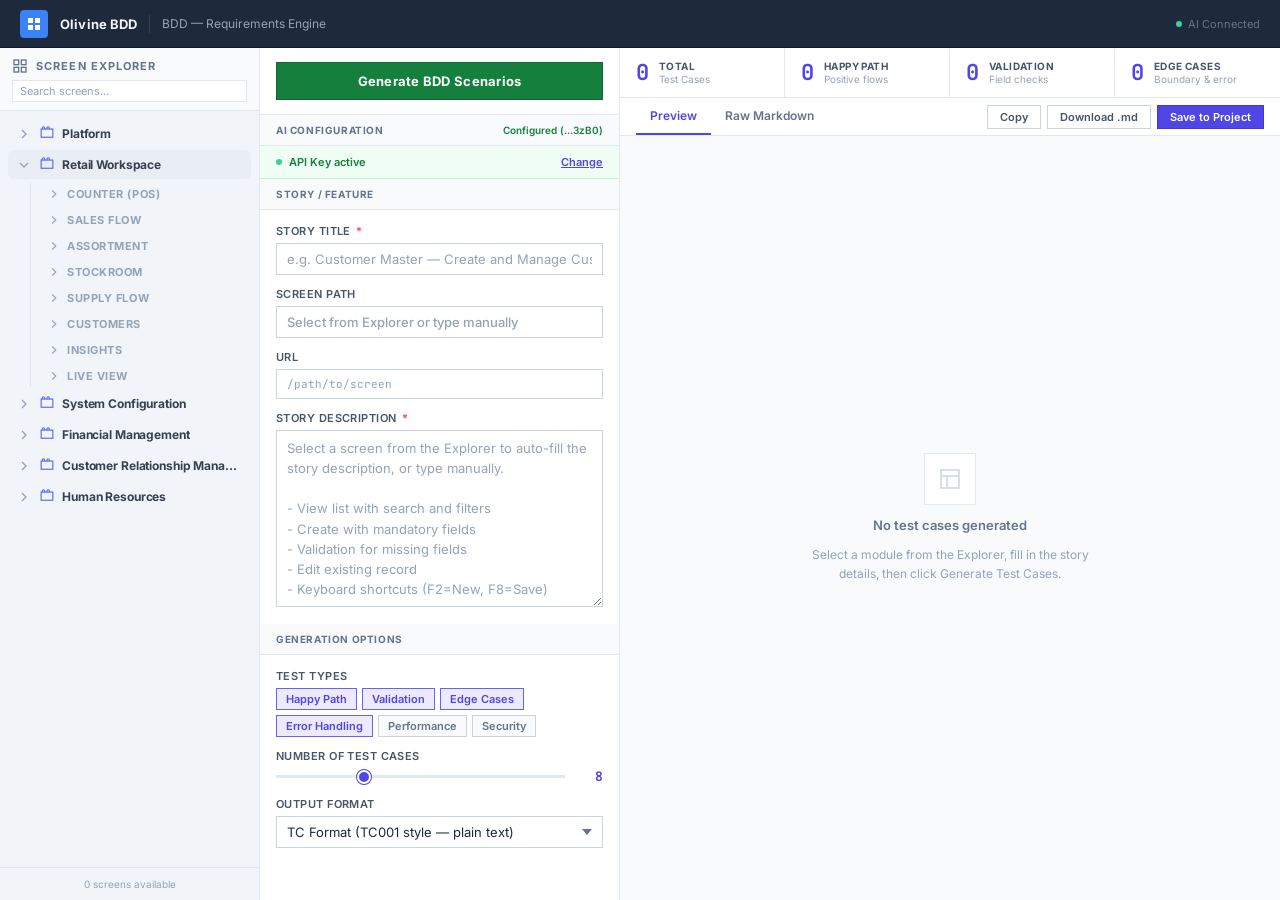
<file: frontend/public/tc-generator.html>
<!DOCTYPE html>
<html lang="en">

<head>
    <meta charset="UTF-8" />
    <meta name="viewport" content="width=device-width,initial-scale=1.0" />
    <title>Olivine — BDD Generator</title>
    <link
        href="https://fonts.googleapis.com/css2?family=Inter:wght@300;400;500;600;700&family=JetBrains+Mono:wght@400;500&display=swap"
        rel="stylesheet" />
    <style>
        *,
        *::before,
        *::after {
            box-sizing: border-box;
            margin: 0;
            padding: 0
        }

        body {
            font-family: 'Inter', -apple-system, sans-serif;
            font-size: 13px;
            background: #f8fafc;
            color: #1e293b;
            height: 100vh;
            overflow: hidden;
            display: flex;
            flex-direction: column
        }

        /* ── TOP HEADER (matches app h-16 top bar) ── */
        .topbar {
            height: 48px;
            background: #1e293b;
            display: flex;
            align-items: center;
            padding: 0 20px;
            gap: 12px;
            border-bottom: 1px solid #0f172a;
            flex-shrink: 0
        }

        .topbar-logo {
            width: 28px;
            height: 28px;
            background: #3b82f6;
            display: flex;
            align-items: center;
            justify-content: center;
            border-radius: 4px
        }

        .topbar-logo svg {
            width: 16px;
            height: 16px;
            fill: #fff
        }

        .topbar-brand {
            font-size: 13px;
            font-weight: 700;
            color: #f1f5f9;
            letter-spacing: .01em
        }

        .topbar-sep {
            width: 1px;
            height: 18px;
            background: #334155
        }

        .topbar-page {
            font-size: 12px;
            color: #94a3b8;
            font-weight: 400
        }

        .topbar-right {
            margin-left: auto;
            display: flex;
            align-items: center;
            gap: 6px;
            font-size: 11px;
            color: #64748b
        }

        .status-dot {
            width: 6px;
            height: 6px;
            background: #34d399;
            border-radius: 50%
        }

        /* ── MAIN LAYOUT ── */
        .workspace {
            display: flex;
            flex: 1;
            overflow: hidden
        }

        /* ── EXPLORER SIDEBAR (exact ExplorerSidebar.tsx replica) ── */
        .explorer {
            width: 240px;
            background: #f1f5f9;
            border-right: 1px solid #e2e8f0;
            display: flex;
            flex-direction: column;
            flex-shrink: 0
        }

        .explorer-header {
            display: flex;
            flex-direction: column;
            gap: 6px;
            padding: 10px 12px 8px;
            border-bottom: 1px solid #e2e8f0;
            background: rgba(255, 255, 255, .5);
            flex-shrink: 0
        }

        .explorer-title {
            display: flex;
            align-items: center;
            gap: 8px;
            color: #64748b
        }

        .explorer-title svg {
            width: 16px;
            height: 16px;
            stroke: #64748b;
            fill: none;
            stroke-width: 2
        }

        .explorer-label {
            font-size: 11px;
            font-weight: 700;
            text-transform: uppercase;
            letter-spacing: .1em;
            color: #64748b
        }

        .explorer-tree {
            flex: 1;
            overflow-y: auto;
            padding: 8px
        }

        .explorer-tree::-webkit-scrollbar {
            width: 4px
        }

        .explorer-tree::-webkit-scrollbar-thumb {
            background: #cbd5e1;
            border-radius: 2px
        }

        /* App row */
        .app-row {
            display: flex;
            align-items: center;
            gap: 8px;
            padding: 6px 8px;
            border-radius: 6px;
            cursor: pointer;
            transition: background .12s;
            user-select: none;
            margin-bottom: 2px
        }

        .app-row:hover {
            background: #e2e8f0
        }

        .app-row.expanded {
            background: rgba(226, 232, 240, .5);
            color: #1e293b
        }

        .app-row .chevron {
            width: 16px;
            height: 16px;
            stroke: #94a3b8;
            fill: none;
            stroke-width: 2;
            flex-shrink: 0;
            transition: transform .15s
        }

        .app-row.expanded .chevron {
            transform: rotate(90deg)
        }

        .app-row .app-icon {
            color: #6366f1;
            flex-shrink: 0
        }

        .app-row .app-icon svg {
            width: 14px;
            height: 14px;
            stroke: currentColor;
            fill: none;
            stroke-width: 2
        }

        .app-label {
            font-size: 12px;
            font-weight: 700;
            color: #374151;
            white-space: nowrap;
            overflow: hidden;
            text-overflow: ellipsis;
            letter-spacing: -.01em
        }

        /* Module children */
        .mod-list {
            margin-left: 22px;
            border-left: 1px solid rgba(203, 213, 225, .5);
            padding-left: 8px;
            margin-top: 2px;
            display: flex;
            flex-direction: column;
            gap: 2px
        }

        .mod-row {
            display: flex;
            align-items: center;
            gap: 8px;
            padding: 6px 8px;
            border-radius: 6px;
            cursor: pointer;
            transition: all .12s;
            border: 1px solid transparent;
            font-size: 12px;
            color: #64748b
        }

        .mod-row:hover {
            background: #e2e8f0;
            color: #1e293b
        }

        .mod-row.active {
            background: #fff;
            border-color: #e2e8f0;
            box-shadow: 0 1px 2px rgba(0, 0, 0, .06);
            color: #4f46e5;
            font-weight: 700
        }

        .mod-row svg {
            width: 12px;
            height: 12px;
            stroke: currentColor;
            fill: none;
            stroke-width: 2;
            flex-shrink: 0
        }

        .mod-row.active svg {
            stroke: #6366f1
        }

        .mod-label {
            white-space: nowrap;
            overflow: hidden;
            text-overflow: ellipsis
        }

        /* Group row (level 2 — expand only, not selectable) */
        .grp-row {
            display: flex;
            align-items: center;
            gap: 6px;
            padding: 4px 8px;
            cursor: pointer;
            transition: background .12s;
            user-select: none;
            font-size: 11px;
            font-weight: 700;
            color: #94a3b8;
            text-transform: uppercase;
            letter-spacing: .05em;
            margin-top: 4px
        }

        .grp-row:hover {
            background: #e2e8f0;
            color: #64748b
        }

        .grp-row .chevron {
            width: 14px;
            height: 14px;
            stroke: #94a3b8;
            fill: none;
            stroke-width: 2;
            flex-shrink: 0;
            transition: transform .15s
        }

        .grp-row.expanded .chevron {
            transform: rotate(90deg)
        }

        /* Screen row (level 3 — selectable leaf) */
        .scr-list {
            margin-left: 14px;
            border-left: 1px solid rgba(203, 213, 225, .4);
            padding-left: 8px;
            display: flex;
            flex-direction: column;
            gap: 1px;
            margin-bottom: 2px
        }

        .scr-row {
            display: flex;
            align-items: center;
            gap: 7px;
            padding: 5px 8px;
            border-radius: 4px;
            cursor: pointer;
            transition: all .12s;
            border: 1px solid transparent;
            font-size: 11.5px;
            color: #64748b
        }

        .scr-row:hover {
            background: #e2e8f0;
            color: #1e293b
        }

        .scr-row.active {
            background: #fff;
            border-color: #c7d2fe;
            box-shadow: 0 1px 2px rgba(0, 0, 0, .06);
            color: #4338ca;
            font-weight: 600
        }

        .scr-row svg {
            width: 11px;
            height: 11px;
            stroke: currentColor;
            fill: none;
            stroke-width: 2;
            flex-shrink: 0;
            opacity: .7
        }

        .scr-row.active svg {
            stroke: #6366f1;
            opacity: 1
        }

        .scr-label {
            white-space: nowrap;
            overflow: hidden;
            text-overflow: ellipsis
        }

        .scr-subtitle {
            font-size: 10px;
            color: #94a3b8;
            white-space: nowrap;
            overflow: hidden;
            text-overflow: ellipsis;
            margin-top: 1px
        }

        /* Explorer footer */
        .explorer-footer {
            padding: 10px 12px;
            border-top: 1px solid #e2e8f0;
            background: #f1f5f9;
            font-size: 10px;
            color: #94a3b8;
            text-align: center;
            flex-shrink: 0
        }

        /* ── MIDDLE: FORM PANEL ── */
        .form-panel {
            width: 360px;
            background: #fff;
            border-right: 1px solid #e2e8f0;
            display: flex;
            flex-direction: column;
            flex-shrink: 0;
            overflow-y: auto
        }

        .form-panel::-webkit-scrollbar {
            width: 4px
        }

        .form-panel::-webkit-scrollbar-thumb {
            background: #cbd5e1
        }

        .sec-head {
            padding: 9px 16px;
            background: #f8fafc;
            border-bottom: 1px solid #e2e8f0;
            font-size: 10px;
            font-weight: 700;
            text-transform: uppercase;
            letter-spacing: .06em;
            color: #64748b;
            display: flex;
            align-items: center;
            justify-content: space-between;
            flex-shrink: 0;
            cursor: pointer;
            user-select: none
        }

        .sec-head:hover {
            background: #f1f5f9
        }

        .sec-body {
            padding: 14px 16px
        }

        /* API saved bar */
        .api-saved {
            display: none;
            align-items: center;
            justify-content: space-between;
            padding: 9px 16px;
            background: #f0fdf4;
            border-bottom: 1px solid #bbf7d0
        }

        .api-saved.on {
            display: flex
        }

        .api-saved-lbl {
            display: flex;
            align-items: center;
            gap: 7px;
            font-size: 11px;
            font-weight: 600;
            color: #15803d
        }

        .api-saved-lbl::before {
            content: '';
            width: 6px;
            height: 6px;
            background: #34d399;
            border-radius: 50%;
            flex-shrink: 0
        }

        .api-body {
            overflow: hidden;
            transition: max-height .3s ease, opacity .25s ease;
            max-height: 200px;
            opacity: 1
        }

        .api-body.collapsed {
            max-height: 0;
            opacity: 0
        }

        /* Form */
        .field {
            margin-bottom: 12px
        }

        .field:last-child {
            margin-bottom: 0
        }

        .field-lbl {
            display: block;
            font-size: 11px;
            font-weight: 600;
            color: #475569;
            margin-bottom: 5px;
            text-transform: uppercase;
            letter-spacing: .04em
        }

        .field-lbl .req {
            color: #ef4444;
            margin-left: 2px
        }

        input[type=text],
        input[type=password],
        textarea,
        select {
            width: 100%;
            font-family: 'Inter', sans-serif;
            font-size: 13px;
            color: #1e293b;
            background: #fff;
            border: 1px solid #cbd5e1;
            padding: 7px 10px;
            outline: none;
            transition: border-color .15s, box-shadow .15s;
            border-radius: 0
        }

        input:focus,
        textarea:focus,
        select:focus {
            border-color: #6366f1;
            box-shadow: 0 0 0 2px rgba(99, 102, 241, .15)
        }

        input::placeholder,
        textarea::placeholder {
            color: #94a3b8
        }

        textarea {
            resize: vertical;
            min-height: 100px;
            line-height: 1.55
        }

        select {
            background-image: url("data:image/svg+xml,%3Csvg xmlns='http://www.w3.org/2000/svg' width='10' height='6'%3E%3Cpath d='M0 0l5 6 5-6z' fill='%2364748b'/%3E%3C/svg%3E");
            background-repeat: no-repeat;
            background-position: right 10px center;
            padding-right: 28px;
            cursor: pointer;
            -webkit-appearance: none;
            appearance: none
        }

        select option {
            font-family: 'Inter', sans-serif
        }

        .key-row {
            display: flex;
            gap: 6px
        }

        .key-row input {
            flex: 1
        }

        .btn-sm {
            padding: 7px 10px;
            font-family: 'Inter', sans-serif;
            font-size: 11px;
            font-weight: 600;
            cursor: pointer;
            border: 1px solid #cbd5e1;
            background: #f8fafc;
            color: #475569;
            transition: all .15s;
            white-space: nowrap;
            flex-shrink: 0;
            border-radius: 0
        }

        .btn-sm:hover {
            background: #f1f5f9;
            border-color: #94a3b8
        }

        .btn-sm.primary {
            background: #4f46e5;
            border-color: #4338ca;
            color: #fff
        }

        .btn-sm.primary:hover {
            background: #4338ca
        }

        .btn-link {
            background: none;
            border: none;
            font-family: 'Inter', sans-serif;
            font-size: 11px;
            font-weight: 600;
            color: #4f46e5;
            cursor: pointer;
            padding: 0;
            text-decoration: underline
        }

        .field-hint {
            font-size: 11px;
            color: #94a3b8;
            margin-top: 4px
        }

        .field-hint a {
            color: #4f46e5
        }

        /* Tags */
        .tag-group {
            display: flex;
            flex-wrap: wrap;
            gap: 5px;
            margin-top: 5px
        }

        .tag {
            padding: 3px 9px;
            font-size: 11px;
            font-weight: 600;
            cursor: pointer;
            border: 1px solid #cbd5e1;
            background: #f8fafc;
            color: #64748b;
            transition: all .12s;
            user-select: none;
            border-radius: 0
        }

        .tag.on {
            background: #ede9fe;
            border-color: #6366f1;
            color: #4f46e5
        }

        .tag:hover {
            border-color: #6366f1;
            color: #4f46e5
        }

        /* Slider */
        .slider-row {
            display: flex;
            align-items: center;
            gap: 10px
        }

        input[type=range] {
            flex: 1;
            height: 3px;
            background: #e2e8f0;
            -webkit-appearance: none;
            appearance: none;
            outline: none;
            cursor: pointer;
            border: none;
            padding: 0;
            box-shadow: none;
            border-radius: 0
        }

        input[type=range]::-webkit-slider-thumb {
            -webkit-appearance: none;
            width: 14px;
            height: 14px;
            background: #4f46e5;
            border: 2px solid #fff;
            border-radius: 50%;
            box-shadow: 0 0 0 1px #4f46e5;
            cursor: pointer
        }

        .slider-val {
            width: 28px;
            text-align: right;
            font-size: 13px;
            font-weight: 700;
            color: #4f46e5;
            font-family: 'JetBrains Mono', monospace
        }

        /* Generate button */
        .btn-gen {
            width: 100%;
            padding: 10px 16px;
            background: #4f46e5;
            border: 1px solid #4338ca;
            color: #fff;
            font-family: 'Inter', sans-serif;
            font-size: 13px;
            font-weight: 700;
            cursor: pointer;
            transition: background .15s;
            display: flex;
            align-items: center;
            justify-content: center;
            gap: 8px;
            letter-spacing: .02em;
            border-radius: 0
        }

        .btn-gen:hover {
            background: #4338ca
        }

        .btn-gen:disabled {
            background: #94a3b8;
            border-color: #94a3b8;
            cursor: not-allowed
        }

        .spinner {
            width: 14px;
            height: 14px;
            border: 2px solid rgba(255, 255, 255, .35);
            border-top-color: #fff;
            border-radius: 50%;
            animation: spin .7s linear infinite;
            display: none
        }

        @keyframes spin {
            to {
                transform: rotate(360deg)
            }
        }

        /* ── RIGHT: OUTPUT PANEL ── */
        .output-panel {
            flex: 1;
            display: flex;
            flex-direction: column;
            overflow: hidden;
            background: #f8fafc
        }

        /* Stats row */
        .stats-row {
            display: grid;
            grid-template-columns: repeat(4, 1fr);
            border-bottom: 1px solid #e2e8f0;
            background: #fff;
            flex-shrink: 0
        }

        .stat-cell {
            padding: 12px 16px;
            border-right: 1px solid #e2e8f0;
            display: flex;
            align-items: center;
            gap: 10px
        }

        .stat-cell:last-child {
            border-right: none
        }

        .stat-num {
            font-size: 22px;
            font-weight: 700;
            color: #4f46e5;
            font-family: 'JetBrains Mono', monospace;
            line-height: 1
        }

        .stat-lbl {
            font-size: 10px;
            font-weight: 700;
            color: #475569;
            text-transform: uppercase;
            letter-spacing: .04em
        }

        .stat-sub {
            font-size: 10px;
            color: #94a3b8;
            margin-top: 1px
        }

        /* Output toolbar */
        .out-bar {
            background: #fff;
            border-bottom: 1px solid #e2e8f0;
            padding: 0 16px;
            display: flex;
            align-items: center;
            gap: 8px;
            height: 38px;
            flex-shrink: 0
        }

        .tab-grp {
            display: flex;
            height: 100%
        }

        .tab {
            padding: 0 14px;
            font-size: 12px;
            font-weight: 600;
            color: #64748b;
            cursor: pointer;
            border: none;
            background: none;
            font-family: 'Inter', sans-serif;
            border-bottom: 2px solid transparent;
            transition: all .15s;
            height: 100%;
            display: flex;
            align-items: center
        }

        .tab:hover {
            color: #1e293b
        }

        .tab.active {
            color: #4f46e5;
            border-bottom-color: #4f46e5
        }

        .bar-actions {
            margin-left: auto;
            display: flex;
            gap: 6px
        }

        .btn-bar {
            padding: 4px 12px;
            font-family: 'Inter', sans-serif;
            font-size: 11px;
            font-weight: 600;
            cursor: pointer;
            border: 1px solid #cbd5e1;
            background: #fff;
            color: #475569;
            transition: all .15s;
            border-radius: 0
        }

        .btn-bar:hover {
            background: #f8fafc;
            color: #1e293b
        }

        .btn-bar.primary {
            background: #4f46e5;
            border-color: #4338ca;
            color: #fff
        }

        .btn-bar.primary:hover {
            background: #4338ca
        }

        /* Output area */
        .out-area {
            flex: 1;
            overflow-y: auto;
            position: relative
        }

        .out-area::-webkit-scrollbar {
            width: 6px
        }

        .out-area::-webkit-scrollbar-thumb {
            background: #cbd5e1
        }

        /* Empty state */
        .empty-state {
            display: flex;
            flex-direction: column;
            align-items: center;
            justify-content: center;
            height: 100%;
            gap: 12px;
            color: #94a3b8;
            padding: 40px
        }

        .empty-icon {
            width: 52px;
            height: 52px;
            border: 1px solid #e2e8f0;
            display: flex;
            align-items: center;
            justify-content: center;
            background: #fff
        }

        .empty-icon svg {
            width: 24px;
            height: 24px;
            stroke: #cbd5e1;
            fill: none;
            stroke-width: 1.5
        }

        .empty-title {
            font-size: 13px;
            font-weight: 600;
            color: #64748b
        }

        .empty-desc {
            font-size: 12px;
            color: #94a3b8;
            text-align: center;
            max-width: 300px;
            line-height: 1.6
        }

        /* Preview */
        #preview-view {
            display: none;
            padding: 20px
        }

        .tc-card {
            border: 1px solid #e2e8f0;
            background: #fff;
            margin-bottom: 14px
        }

        .tc-card-head {
            display: flex;
            align-items: center;
            border-bottom: 1px solid #e2e8f0;
            background: #f8fafc
        }

        .tc-id-cell {
            padding: 8px 12px;
            font-family: 'JetBrains Mono', monospace;
            font-size: 11px;
            font-weight: 700;
            color: #4f46e5;
            border-right: 1px solid #e2e8f0;
            white-space: nowrap;
            min-width: 80px
        }

        .tc-title-cell {
            padding: 8px 12px;
            font-size: 13px;
            font-weight: 600;
            color: #1e293b;
            flex: 1
        }

        .tc-row {
            display: grid;
            grid-template-columns: 100px 1fr;
            border-bottom: 1px solid #e2e8f0
        }

        .tc-row:last-child {
            border-bottom: none
        }

        .tc-row-lbl {
            padding: 9px 12px;
            font-size: 10px;
            font-weight: 700;
            text-transform: uppercase;
            letter-spacing: .04em;
            color: #64748b;
            background: #f8fafc;
            border-right: 1px solid #e2e8f0
        }

        .tc-row-val {
            padding: 9px 12px;
            font-size: 12px;
            color: #475569;
            line-height: 1.6
        }

        .tc-row-val.pre {
            background: #fffbeb;
            border-left: 3px solid #fbbf24;
            color: #92400e;
            font-size: 12px
        }

        .step-ol {
            list-style: none;
            padding: 0;
            margin: 0
        }

        .step-li {
            display: flex;
            gap: 9px;
            padding: 4px 0;
            border-bottom: 1px solid #f1f5f9;
            font-size: 12px;
            color: #475569
        }

        .step-li:last-child {
            border-bottom: none
        }

        .step-n {
            min-width: 20px;
            height: 20px;
            background: #ede9fe;
            border: 1px solid #c4b5fd;
            display: flex;
            align-items: center;
            justify-content: center;
            font-size: 10px;
            font-weight: 700;
            color: #4f46e5;
            flex-shrink: 0;
            font-family: 'JetBrains Mono', monospace;
            margin-top: 1px
        }

        .result-ul {
            list-style: none;
            padding: 0;
            margin: 0
        }

        .result-li {
            display: flex;
            gap: 8px;
            padding: 3px 0;
            font-size: 12px;
            color: #475569
        }

        .result-li::before {
            content: '';
            width: 14px;
            height: 14px;
            background: #f0fdf4;
            border: 1px solid #bbf7d0;
            flex-shrink: 0;
            margin-top: 2px;
            background-image: url("data:image/svg+xml,%3Csvg xmlns='http://www.w3.org/2000/svg' width='10' height='8'%3E%3Cpath d='M1 4l3 3 5-6' stroke='%2315803d' stroke-width='1.5' fill='none' stroke-linecap='round'/%3E%3C/svg%3E");
            background-repeat: no-repeat;
            background-position: center
        }

        /* Raw */
        #raw-view {
            display: none
        }

        #raw-view pre {
            padding: 20px;
            font-family: 'JetBrains Mono', monospace;
            font-size: 12px;
            line-height: 1.7;
            color: #475569;
            white-space: pre-wrap;
            word-break: break-word;
            min-height: 400px
        }

        /* Loading */
        .loading-overlay {
            display: none;
            position: absolute;
            inset: 0;
            background: rgba(248, 250, 252, .88);
            z-index: 10;
            flex-direction: column;
            align-items: center;
            justify-content: center;
            gap: 12px
        }

        .loading-overlay.active {
            display: flex
        }

        .loading-spinner {
            width: 28px;
            height: 28px;
            border: 2px solid #e2e8f0;
            border-top-color: #4f46e5;
            border-radius: 50%;
            animation: spin .7s linear infinite
        }

        .loading-lbl {
            font-size: 13px;
            font-weight: 600;
            color: #475569
        }

        .loading-steps {
            display: flex;
            flex-direction: column;
            gap: 4px;
            align-items: center
        }

        .loading-step {
            font-size: 11px;
            color: #94a3b8;
            opacity: 0;
            animation: fadeIn .4s ease forwards
        }

        @keyframes fadeIn {
            to {
                opacity: 1;
                color: #15803d
            }
        }

        /* Toast */
        .toast {
            position: fixed;
            bottom: 20px;
            right: 20px;
            background: #fff;
            border: 1px solid #e2e8f0;
            border-left: 3px solid #4f46e5;
            padding: 10px 16px;
            font-size: 12px;
            font-weight: 500;
            color: #1e293b;
            z-index: 9999;
            transform: translateY(60px);
            opacity: 0;
            transition: all .25s ease;
            max-width: 320px;
            box-shadow: 0 4px 12px rgba(0, 0, 0, .08)
        }

        .toast.show {
            transform: translateY(0);
            opacity: 1
        }

        .toast.success {
            border-left-color: #15803d
        }

        .toast.error {
            border-left-color: #dc2626
        }
    </style>
</head>

<body>
    <!-- Hidden dummy fields to absorb browser autofill -->
    <input type="text" name="prevent_autofill_username" style="display:none" tabindex="-1" aria-hidden="true" />
    <input type="password" name="prevent_autofill_password" style="display:none" tabindex="-1" aria-hidden="true" />

    <!-- TOP BAR -->
    <div class="topbar">
        <div class="topbar-logo">
            <svg viewBox="0 0 16 16">
                <rect x="2" y="2" width="5" height="5" />
                <rect x="9" y="2" width="5" height="5" />
                <rect x="2" y="9" width="5" height="5" />
                <rect x="9" y="9" width="5" height="5" />
            </svg>
        </div>
        <span class="topbar-brand">Olivine BDD</span>
        <div class="topbar-sep"></div>
        <span class="topbar-page">BDD — Requirements Engine</span>
        <div class="topbar-right">
            <div class="status-dot"></div>
            <span id="ai-conn-status">AI Connected</span>
            <div id="sample-mode-badge"
                style="margin-left:8px;background:#f59e0b;color:#fff;font-size:9px;padding:1px 5px;font-weight:700;display:none">
                SAMPLE MODE</div>
        </div>
    </div>

    <!-- WORKSPACE -->
    <div class="workspace">

        <!-- 1. EXPLORER SIDEBAR — 3-level: App > Group > Screen -->
        <div class="explorer" style="width:260px">
            <div class="explorer-header">
                <div class="explorer-title">
                    <svg viewBox="0 0 24 24">
                        <rect x="3" y="3" width="7" height="7" />
                        <rect x="14" y="3" width="7" height="7" />
                        <rect x="3" y="14" width="7" height="7" />
                        <rect x="14" y="14" width="7" height="7" />
                    </svg>
                    <span class="explorer-label">Screen Explorer</span>
                </div>
                <input id="scr-search" type="search" name="scr_search_nofill" placeholder="Search screens..."
                    autocomplete="off" role="searchbox" data-form-type="other"
                    style="font-size:11px;padding:3px 7px;border:1px solid #e2e8f0;background:#fff;outline:none;width:100%;margin-top:0;font-family:'Inter',sans-serif;color:#1e293b"
                    oninput="filterTree(this.value)" />
            </div>
            <div class="explorer-tree" id="explorer-tree"></div>
            <div class="explorer-footer" id="explorer-footer">Select a screen to load its story</div>
        </div>

        <!-- 2. FORM PANEL -->
        <div class="form-panel">

            <!-- Generate (MOVED TO TOP) -->
            <div style="padding:14px 16px; border-bottom:1px solid #e2e8f0; background:#fff">
                <button class="btn-gen" id="btn-gen" onclick="generate()"
                    style="background:#15803d; border-color:#166534">
                    <div class="spinner" id="spinner"></div>
                    <span id="btn-txt">Generate BDD Scenarios</span>
                </button>
            </div>

            <!-- AI Config -->
            <div class="sec-head" onclick="toggleApiPanel()">
                AI Configuration
                <span id="api-status-lbl"
                    style="font-size:10px;font-weight:600;color:#94a3b8;text-transform:none;letter-spacing:0">Not
                    configured</span>
            </div>
            <div class="api-saved" id="api-saved-bar">
                <div class="api-saved-lbl">API Key active</div>
                <button class="btn-link" onclick="expandApi()">Change</button>
            </div>
            <div class="api-body" id="api-body">
                <div class="sec-body">
                    <div class="field">
                        <label class="field-lbl">Gemini API Key <span class="req">*</span></label>
                        <div class="key-row" style="background:#f1f5f9;padding:10px;border:1px dashed #cbd5e1">
                            <input type="password" id="api-key" name="gemini_api_key_nofill" placeholder="AIzaSy..."
                                autocomplete="new-password" data-form-type="other" style="background:#fff" />
                            <button class="btn-sm" id="btn-show" onclick="toggleKey()">Show</button>
                            <button class="btn-sm primary" onclick="saveKey()" style="min-width:80px">SAVE</button>
                        </div>
                        <div class="field-hint">Free key at <a href="https://aistudio.google.com/apikey"
                                target="_blank">aistudio.google.com</a></div>
                    </div>
                    <div style="display:flex;gap:10px;margin-top:10px;padding-top:10px;border-top:1px solid #e2e8f0">
                        <button class="btn-sm" onclick="toggleSampleMode()" id="btn-sample-toggle" style="flex:1">Enable
                            Sample Mode</button>
                        <button class="btn-sm" onclick="forceSystemKey()" style="flex:1">Reset to System Key</button>
                    </div>
                </div>
            </div>

            <!-- Story Input -->
            <div class="sec-head">
                Story / Feature
                <span id="selected-screen-badge"
                    style="font-size:10px;font-weight:600;color:#4f46e5;text-transform:none;letter-spacing:0;background:#ede9fe;padding:2px 7px;display:none"></span>
            </div>
            <div class="sec-body">
                <div class="field">
                    <label class="field-lbl">Story Title <span class="req">*</span></label>
                    <input type="text" id="story-title"
                        placeholder="e.g. Customer Master — Create and Manage Customers" />
                </div>
                <div class="field">
                    <label class="field-lbl">Screen Path</label>
                    <input type="text" id="story-module" placeholder="Select from Explorer or type manually"
                        style="color:#4f46e5;font-weight:500" />
                </div>
                <div class="field">
                    <label class="field-lbl">URL</label>
                    <input type="text" id="story-url" placeholder="/path/to/screen"
                        style="font-family:'JetBrains Mono',monospace;font-size:11px;color:#64748b" />
                </div>
                <div class="field">
                    <label class="field-lbl">Story Description <span class="req">*</span></label>
                    <textarea id="story-desc" rows="8" placeholder="Select a screen from the Explorer to auto-fill the story description, or type manually.

- View list with search and filters
- Create with mandatory fields
- Validation for missing fields
- Edit existing record
- Keyboard shortcuts (F2=New, F8=Save)"></textarea>
                </div>
            </div>

            <!-- Options -->
            <div class="sec-head">Generation Options</div>
            <div class="sec-body">
                <div class="field">
                    <label class="field-lbl">Test Types</label>
                    <div class="tag-group" id="test-types">
                        <span class="tag on" data-val="Happy Path" onclick="toggleTag(this)">Happy Path</span>
                        <span class="tag on" data-val="Validation" onclick="toggleTag(this)">Validation</span>
                        <span class="tag on" data-val="Edge Case" onclick="toggleTag(this)">Edge Cases</span>
                        <span class="tag on" data-val="Error Handling" onclick="toggleTag(this)">Error Handling</span>
                        <span class="tag" data-val="Performance" onclick="toggleTag(this)">Performance</span>
                        <span class="tag" data-val="Security" onclick="toggleTag(this)">Security</span>
                    </div>
                </div>
                <div class="field">
                    <label class="field-lbl">Number of Test Cases</label>
                    <div class="slider-row">
                        <input type="range" id="tc-count" min="3" max="20" value="8"
                            oninput="document.getElementById('tc-count-val').textContent=this.value" />
                        <div class="slider-val" id="tc-count-val">8</div>
                    </div>
                </div>
                <div class="field">
                    <label class="field-lbl">Output Format</label>
                    <select id="output-format">
                        <option value="tc-md">TC Format (TC001 style — plain text)</option>
                        <option value="scenario-md">Scenario Format (Table with Selectors)</option>
                        <option value="both">Both Formats</option>
                    </select>
                </div>
            </div>

        </div>

        <!-- 3. OUTPUT PANEL -->
        <div class="output-panel">

            <!-- Stats -->
            <div class="stats-row">
                <div class="stat-cell">
                    <div class="stat-num" id="stat-total">0</div>
                    <div>
                        <div class="stat-lbl">Total</div>
                        <div class="stat-sub">Test Cases</div>
                    </div>
                </div>
                <div class="stat-cell">
                    <div class="stat-num" id="stat-happy">0</div>
                    <div>
                        <div class="stat-lbl">Happy Path</div>
                        <div class="stat-sub">Positive flows</div>
                    </div>
                </div>
                <div class="stat-cell">
                    <div class="stat-num" id="stat-val">0</div>
                    <div>
                        <div class="stat-lbl">Validation</div>
                        <div class="stat-sub">Field checks</div>
                    </div>
                </div>
                <div class="stat-cell">
                    <div class="stat-num" id="stat-edge">0</div>
                    <div>
                        <div class="stat-lbl">Edge Cases</div>
                        <div class="stat-sub">Boundary & error</div>
                    </div>
                </div>
            </div>

            <!-- Toolbar -->
            <div class="out-bar">
                <div class="tab-grp">
                    <button class="tab active" id="tab-preview" onclick="switchTab('preview')">Preview</button>
                    <button class="tab" id="tab-raw" onclick="switchTab('raw')">Raw Markdown</button>
                    <button class="tab" id="tab-tdd" onclick="switchTab('tdd')" style="display:none">TDD
                        (Playwright)</button>
                </div>
                <div class="bar-actions">
                    <button class="btn-bar" style="background:#4338ca;color:#fff;border-color:#3730a3;display:none"
                        id="btn-gen-tdd" onclick="generateTdd()">Generate TDD</button>
                    <button class="btn-bar" onclick="copyOut()">Copy</button>
                    <button class="btn-bar" onclick="downloadMD()">Download .md</button>
                    <button class="btn-bar primary" onclick="saveToProject()">Save to Project</button>
                </div>
            </div>

            <!-- Output area -->
            <div class="out-area" id="out-area">
                <div class="loading-overlay" id="loading-overlay">
                    <div class="loading-spinner"></div>
                    <div class="loading-lbl">Generating test cases...</div>
                    <div class="loading-steps" id="loading-steps"></div>
                </div>
                <div class="empty-state" id="empty-state">
                    <div class="empty-icon">
                        <svg viewBox="0 0 24 24">
                            <rect x="3" y="3" width="18" height="18" />
                            <line x1="3" y1="9" x2="21" y2="9" />
                            <line x1="9" y1="9" x2="9" y2="21" />
                        </svg>
                    </div>
                    <div class="empty-title">No test cases generated</div>
                    <div class="empty-desc">Select a module from the Explorer, fill in the story details, then click
                        Generate Test Cases.</div>
                </div>
                <div id="preview-view"></div>
                <div id="raw-view">
                    <pre id="raw-content"></pre>
                </div>
                <div id="tdd-view" style="display:none">
                    <pre id="tdd-content" class="code-view"
                        style="padding:15px;background:#0f172a;color:#cbd5e1;font-size:11.5px;line-height:1.6"></pre>
                </div>
            </div>
        </div>

        <!-- TOAST -->
        <div class="toast" id="toast"></div>

        <!-- MENU DATA (3-level screen tree) -->
        <script src="tc-menu-data.js"></script>

        <script>

            // ── MENU DATA loaded from tc-menu-data.js (TC_MENU) ──
            // TC_MENU is defined in tc-menu-data.js included via <script> tag
            // fallback empty if not loaded
            const MENU_DATA = (typeof TC_MENU !== 'undefined') ? TC_MENU : [];

            // ── SVG ICONS ──
            const SVG_CHEVRON_APP = `<svg class="chevron" viewBox="0 0 24 24"><polyline points="9 18 15 12 9 6"/></svg>`;
            const SVG_CHEVRON_GRP = `<svg class="chevron" viewBox="0 0 24 24"><polyline points="9 18 15 12 9 6"/></svg>`;
            const SVG_BOX = `<svg viewBox="0 0 24 24" width="14" height="14" stroke="currentColor" fill="none" stroke-width="2"><rect x="2" y="7" width="20" height="14" rx="0"/><path d="M16 7V5a2 2 0 0 0-4 0v2M8 7V5a2 2 0 0 0-4 0v2"/></svg>`;
            const SVG_FILE = `<svg viewBox="0 0 24 24"><path d="M14 2H6a2 2 0 0 0-2 2v16a2 2 0 0 0 2 2h12a2 2 0 0 0 2-2V8z"/><polyline points="14 2 14 8 20 8"/></svg>`;

            // ── STATE ──
            let expandedApps = new Set(['retail']);
            let expandedGrps = new Set();
            let selectedScreenId = null;
            let generatedRaw = '';
            let generatedTdd = '';
            let currentTab = 'preview';
            let searchFilter = '';

            // ── FILTER ──
            function filterTree(val) {
                searchFilter = val.toLowerCase().trim();
                buildTree();
                // Auto-expand all when searching
                if (searchFilter) {
                    MENU_DATA.forEach(app => {
                        expandedApps.add(app.id);
                        (app.children || []).forEach(grp => expandedGrps.add(grp.id));
                    });
                    buildTree();
                }
            }

            // ── BUILD 3-LEVEL EXPLORER TREE ──
            function buildTree() {
                const tree = document.getElementById('explorer-tree');
                tree.innerHTML = '';
                let totalScreens = 0;

                MENU_DATA.forEach(app => {
                    // Collect all leaf screens for this app to check if any match filter
                    const allScreens = [];
                    (app.children || []).forEach(grp => (grp.children || []).forEach(s => allScreens.push(s)));
                    const appMatches = !searchFilter || allScreens.some(s =>
                        s.label.toLowerCase().includes(searchFilter) ||
                        (s.subtitle || '').toLowerCase().includes(searchFilter)
                    );
                    if (!appMatches) return;

                    const wrap = document.createElement('div');
                    wrap.style.cssText = 'margin-bottom:2px;user-select:none';

                    // Level 1: App row
                    const isAppExp = expandedApps.has(app.id);
                    const appRow = document.createElement('div');
                    appRow.className = 'app-row' + (isAppExp ? ' expanded' : '');
                    appRow.innerHTML = `${SVG_CHEVRON_APP}<span class="app-icon">${SVG_BOX}</span><span class="app-label">${app.label}</span>`;
                    appRow.onclick = () => {
                        if (expandedApps.has(app.id)) expandedApps.delete(app.id);
                        else expandedApps.add(app.id);
                        buildTree();
                    };
                    wrap.appendChild(appRow);

                    if (isAppExp && app.children) {
                        const grpContainer = document.createElement('div');
                        grpContainer.style.cssText = 'margin-left:22px;border-left:1px solid rgba(203,213,225,.5);padding-left:8px;margin-top:2px';

                        app.children.forEach(grp => {
                            // Filter: check if any screen in this group matches
                            const grpScreens = grp.children || [];
                            const visibleScreens = searchFilter
                                ? grpScreens.filter(s => s.label.toLowerCase().includes(searchFilter) || (s.subtitle || '').toLowerCase().includes(searchFilter))
                                : grpScreens;
                            if (visibleScreens.length === 0) return;

                            // Level 2: Group row (expand/collapse only)
                            const isGrpExp = expandedGrps.has(grp.id) || !!searchFilter;
                            const grpRow = document.createElement('div');
                            grpRow.className = 'grp-row' + (isGrpExp ? ' expanded' : '');
                            grpRow.innerHTML = `${SVG_CHEVRON_GRP}<span>${grp.label}</span>`;
                            grpRow.onclick = (e) => {
                                e.stopPropagation();
                                if (expandedGrps.has(grp.id)) expandedGrps.delete(grp.id);
                                else expandedGrps.add(grp.id);
                                buildTree();
                            };
                            grpContainer.appendChild(grpRow);

                            if (isGrpExp) {
                                const scrList = document.createElement('div');
                                scrList.className = 'scr-list';

                                visibleScreens.forEach(scr => {
                                    totalScreens++;
                                    const scrRow = document.createElement('div');
                                    scrRow.className = 'scr-row' + (selectedScreenId === scr.id ? ' active' : '');
                                    scrRow.innerHTML = `${SVG_FILE}<div style="min-width:0"><div class="scr-label">${highlightMatch(scr.label)}</div>${scr.subtitle ? `<div class="scr-subtitle">${scr.subtitle}</div>` : ''}</div>`;
                                    scrRow.onclick = (e) => {
                                        e.stopPropagation();
                                        selectScreen(app, grp, scr);
                                    };
                                    scrList.appendChild(scrRow);
                                });
                                grpContainer.appendChild(scrList);
                            }
                        });
                        wrap.appendChild(grpContainer);
                    }
                    tree.appendChild(wrap);
                });

                document.getElementById('explorer-footer').textContent =
                    selectedScreenId ? `Screen selected — ${totalScreens} total` : `${totalScreens} screens available`;
            }

            function highlightMatch(label) {
                if (!searchFilter) return label;
                const idx = label.toLowerCase().indexOf(searchFilter);
                if (idx < 0) return label;
                return label.slice(0, idx) + `<mark style="background:#fef08a;padding:0">${label.slice(idx, idx + searchFilter.length)}</mark>` + label.slice(idx + searchFilter.length);
            }

            function selectScreen(app, grp, scr) {
                selectedScreenId = scr.id;
                buildTree();
                // Fill form fields
                const path = `${app.label} > ${grp.label} > ${scr.label}`;
                document.getElementById('story-title').value = `${scr.label} — ${scr.subtitle || scr.label}`;
                document.getElementById('story-module').value = path;
                document.getElementById('story-url').value = scr.path || '';
                if (scr.storyDesc) document.getElementById('story-desc').value = scr.storyDesc;
                // Badge
                const badge = document.getElementById('selected-screen-badge');
                badge.textContent = scr.label;
                badge.style.display = 'inline-block';
                toast(`Screen loaded: ${scr.label}`, 'success');
            }



            window.addEventListener('load', () => {
                const centralKey = 'AIzaSyBAOA3xvBpa3FQF4l27hVh7-_5mlTR3zB0';
                const saved = localStorage.getItem('olivine_tc_apikey');
                // Always update if saved key is missing, undefined, or an old central key
                if (!saved || saved === 'undefined' || saved !== centralKey) {
                    localStorage.setItem('olivine_tc_apikey', centralKey);
                    document.getElementById('api-key').value = centralKey;
                } else {
                    document.getElementById('api-key').value = saved;
                }

                // Anti-autofill: clear search box on load (browser may inject username here)
                const scrSearch = document.getElementById('scr-search');
                if (scrSearch) { scrSearch.value = ''; searchFilter = ''; }

                collapseApi();
                buildTree();

                // Delayed anti-autofill: some browsers autofill AFTER load event
                setTimeout(() => {
                    const s = document.getElementById('scr-search');
                    if (s && s.value) { s.value = ''; searchFilter = ''; buildTree(); }
                }, 150);
            });

            function collapseApi() {
                const saved = localStorage.getItem('olivine_tc_apikey') || '';
                const isSample = localStorage.getItem('olivine_tc_sample') === 'true';
                const hint = isSample ? ' (Sample Mode)' : (saved ? ` (...${saved.slice(-4)})` : '');
                document.getElementById('api-body').classList.add('collapsed');
                document.getElementById('api-saved-bar').classList.add('on');
                document.getElementById('api-status-lbl').textContent = (isSample ? 'Mock Mode' : 'Configured') + hint;
                document.getElementById('api-status-lbl').style.color = isSample ? '#d97706' : '#15803d';
            }

            function forceSystemKey() {
                const centralKey = 'AIzaSyBAOA3xvBpa3FQF4l27hVh7-_5mlTR3zB0';
                localStorage.setItem('olivine_tc_apikey', centralKey);
                localStorage.setItem('olivine_tc_sample', 'false');
                document.getElementById('api-key').value = centralKey;
                toast('Reset to System Key', 'success');
                collapseApi();
                location.reload();
            }

            function toggleSampleMode() {
                const current = localStorage.getItem('olivine_tc_sample') === 'true';
                localStorage.setItem('olivine_tc_sample', String(!current));
                toast(`Sample Mode ${!current ? 'Enabled' : 'Disabled'}`, 'success');
                location.reload();
            }
            function toggleApiPanel() {
                const isCollapsed = document.getElementById('api-body').classList.contains('collapsed');
                if (isCollapsed) expandApi();
                else collapseApi();
            }

            function expandApi() {
                const saved = localStorage.getItem('olivine_tc_apikey') || '';
                if (saved) document.getElementById('api-key').value = saved;

                const hint = saved ? ` (...${saved.slice(-4)})` : '';
                document.getElementById('api-body').classList.remove('collapsed');
                document.getElementById('api-saved-bar').classList.remove('on');
                document.getElementById('api-status-lbl').textContent = (saved ? 'Configured' : 'Not configured') + hint;
                document.getElementById('api-status-lbl').style.color = (saved) ? '#15803d' : '#94a3b8';
                setTimeout(() => document.getElementById('api-key').focus(), 300);
            }
            function toggleKey() {
                const el = document.getElementById('api-key');
                const btn = document.getElementById('btn-show');
                el.type = el.type === 'password' ? 'text' : 'password';
                btn.textContent = el.type === 'password' ? 'Show' : 'Hide';
            }
            function saveKey() {
                const key = document.getElementById('api-key').value.trim();
                if (key) {
                    localStorage.setItem('olivine_tc_apikey', key);
                    console.log('API Key Saved to LocalStorage');
                    toast('API key saved', 'success');
                    collapseApi();
                }
                else toast('Enter a valid API key', 'error');
            }

            // ── TAGS ──
            function toggleTag(el) { el.classList.toggle('on'); }
            function getActiveTags() { return [...document.querySelectorAll('#test-types .tag.on')].map(t => t.dataset.val); }

            // ── TABS ──
            function switchTab(tab) {
                currentTab = tab;
                document.getElementById('tab-preview').classList.toggle('active', tab === 'preview');
                document.getElementById('tab-raw').classList.toggle('active', tab === 'raw');
                document.getElementById('tab-tdd').classList.toggle('active', tab === 'tdd');

                document.getElementById('preview-view').style.display = tab === 'preview' && generatedRaw ? 'block' : 'none';
                document.getElementById('raw-view').style.display = tab === 'raw' && generatedRaw ? 'block' : 'none';
                document.getElementById('tdd-view').style.display = tab === 'tdd' && generatedTdd ? 'block' : 'none';

                document.getElementById('empty-state').style.display = (generatedRaw || generatedTdd) ? 'none' : 'flex';
            }

            // ── GENERATE ──
            async function generate() {
                const isSample = localStorage.getItem('olivine_tc_sample') === 'true';
                if (isSample) { return generateSample(); }

                console.log('Generating Test Cases...');
                let apiKey = document.getElementById('api-key').value.trim();
                if (!apiKey) {
                    apiKey = localStorage.getItem('olivine_tc_apikey') || '';
                    if (apiKey) console.log('Using Key from LocalStorage');
                }

                console.log('API Key Present:', !!apiKey);

                const title = document.getElementById('story-title').value.trim();
                const desc = document.getElementById('story-desc').value.trim();
                const module_ = document.getElementById('story-module').value.trim();
                const url_ = document.getElementById('story-url').value.trim();
                const count = document.getElementById('tc-count').value;
                const types = getActiveTags();

                if (!apiKey) { toast('API key is required', 'error'); expandApi(); return; }
                if (!title) { toast('Story Title is required', 'error'); return; }
                if (!desc) { toast('Story Description is required', 'error'); return; }

                // Reset TDD state
                generatedTdd = '';
                document.getElementById('tdd-content').textContent = '';
                document.getElementById('tab-tdd').style.display = 'none';
                document.getElementById('btn-gen-tdd').style.display = 'none';

                setLoading(true);
                showLoadingSteps();

                const prompt = `You are a senior QA engineer for Olivine Retail ERP. Generate exactly ${count} detailed test cases.

STORY TITLE: ${title}
MODULE/SCREEN: ${module_ || 'Olivine Retail ERP'}
URL: ${url_ || 'N/A'}
STORY DESCRIPTION:
${desc}

TEST TYPES TO COVER: ${types.join(', ')}

Use EXACTLY this format, plain text only:

Test Case ID: TC001
Test Case Title: [Title]

Description:
[One sentence describing what this test verifies]

Preconditions:
[User role and data requirements]

Steps:
1. [Specific action]
2. [Specific action]

Expected Results:
1. [Verifiable outcome]
2. [Verifiable outcome]


RULES:
1. Generate exactly ${count} test cases numbered TC001 to TC${String(count).padStart(3, '0')}
2. Cover: ${types.join(', ')}
3. Steps must be specific — include exact button names, field names, values
4. Use realistic test data (specific names, codes, amounts)
5. Preconditions must specify the user role
6. Expected Results must be specific and verifiable
7. Separate each test case with a blank line
8. Plain text only — no markdown, no asterisks, no hash symbols
9. For Olivine ERP: buttons are New (F2), Save (F8), Edit (F3), Cancel (ESC)

Generate the ${count} test cases now:`;

                try {
                    const res = await fetch(
                        `https://generativelanguage.googleapis.com/v1beta/models/gemini-2.0-flash:generateContent?key=${apiKey}`,
                        {
                            method: 'POST', headers: { 'Content-Type': 'application/json' },
                            body: JSON.stringify({ contents: [{ parts: [{ text: prompt }] }], generationConfig: { temperature: 0.35, maxOutputTokens: 8192 } })
                        }
                    );
                    if (!res.ok) {
                        const e = await res.json();
                        console.error('API Error Response:', e);
                        throw new Error(`[${res.status}] ${e.error?.message || 'Unknown API Error'}`);
                    }
                    const data = await res.json();
                    let text = data.candidates?.[0]?.content?.parts?.[0]?.text;
                    if (!text) throw new Error('No content returned');

                    const now = new Date();
                    const timeStamp = now.toISOString().split('T')[0] + ' ' + (now.getHours() % 12 || 12) + ':' + now.getMinutes().toString().padStart(2, '0') + (now.getHours() >= 12 ? 'P' : 'A') + ' IST';
                    const metaHeader = "# Test Cases: " + title + "\n**Module:** " + (module_ || 'Retail Workspace') + "\n**Generated:** " + timeStamp + "\n**Generator:** Olivine AI TC Generator (Gemini 2.0 Flash)\n\n---\n\n";
                    text = metaHeader + text.replace(/^```[a-z]*\n/i, '').replace(/\n```$/i, '');

                    generatedRaw = text;
                    updateStats(text);
                    renderPreview(text);
                    document.getElementById('raw-content').textContent = text;
                    document.getElementById('empty-state').style.display = 'none';

                    // Show TDD options
                    document.getElementById('tab-tdd').style.display = 'inline-block';
                    document.getElementById('btn-gen-tdd').style.display = 'inline-block';

                    switchTab(currentTab);
                    toast('BDD scenarios generated', 'success');
                } catch (err) {
                    toast('Error: ' + err.message, 'error');
                } finally {
                    setLoading(false);
                }
            }

            async function generateTdd() {
                if (!generatedRaw) { toast('Generate BDD first', 'error'); return; }

                let apiKey = document.getElementById('api-key').value.trim();
                if (!apiKey) apiKey = localStorage.getItem('olivine_tc_apikey') || '';

                const title = document.getElementById('story-title').value.trim();
                const module_ = document.getElementById('story-module').value.trim();
                const url_ = document.getElementById('story-url').value.trim();

                setLoading(true);
                toast('Generating TDD (Playwright)...', 'info');

                const prompt = `Act as an expert QA Automation Engineer for Olivine Retail ERP.
Your task: Write a complete Playwright TypeScript TDD script (*.spec.ts) based on the BDD scenarios provided below.

BDD SCENARIOS:
${generatedRaw}

TECHNICAL RULES:
1. Group the scenarios inside a \`test.describe()\` block named after the screen: "${title}".
2. Import { test, expect } from '@playwright/test'.
3. Mimic the locator strategies for Olivine ERP:
   - Buttons: \`page.getByRole('button', { name: "Save (F8)" })\`, \`New (F2)\`, \`Edit (F3)\`, \`Cancel (ESC)\`.
   - Inputs: \`page.getByLabel()\` or \`page.locator('input[name="..."]')\`.
   - Toolbar: The toolbar is constant across screens.
4. Include a \`test.beforeEach()\` that navigates to "${url_ || '/'}".
5. For each TC00x in BDD, create a corresponding \`test('TC00x - Title', async ({ page }) => { ... })\`.
6. Include the following metadata as a comment at the top:
   **Menu ID:** ${selectedScreenId || 'unknown'}
   //${selectedScreenId || 'unknown'}
   **Module:** ${module_ || 'Retail'}

7. Return ONLY valid TypeScript code. NO markdown blocks, NO explanations.

Generate the pure Playwright code now:`;

                try {
                    const res = await fetch(
                        `https://generativelanguage.googleapis.com/v1beta/models/gemini-2.0-flash:generateContent?key=${apiKey}`,
                        {
                            method: 'POST', headers: { 'Content-Type': 'application/json' },
                            body: JSON.stringify({ contents: [{ parts: [{ text: prompt }] }], generationConfig: { temperature: 0.1, maxOutputTokens: 8192 } })
                        }
                    );
                    if (!res.ok) throw new Error('Gemini API Error');
                    const data = await res.json();
                    let text = data.candidates?.[0]?.content?.parts?.[0]?.text;
                    if (!text) throw new Error('No content returned');

                    // Clean code formatting
                    text = text.replace(/^```[a-z]*\n/i, '').replace(/\n```$/i, '').trim();

                    generatedTdd = text;
                    document.getElementById('tdd-content').textContent = text;
                    switchTab('tdd');
                    toast('TDD (Playwright) generated successfully', 'success');
                } catch (err) {
                    toast('TDD Generation Failed: ' + err.message, 'error');
                } finally {
                    setLoading(false);
                }
            }

            // ── RENDER PREVIEW ──
            function renderPreview(raw) {
                const blocks = parseTC(raw);
                let html = '';
                blocks.forEach(tc => {
                    html += `< div class="tc-card" >
                        <div class="tc-card-head">
                            <div class="tc-id-cell">${tc.id}</div>
                            <div class="tc-title-cell">${tc.title}</div>
                        </div>
      ${tc.description ? `<div class="tc-row"><div class="tc-row-lbl">Description</div><div class="tc-row-val">${tc.description}</div></div>` : ''}
      ${tc.preconditions ? `<div class="tc-row"><div class="tc-row-lbl">Preconditions</div><div class="tc-row-val pre">${tc.preconditions}</div></div>` : ''}
      ${tc.steps.length ? `<div class="tc-row"><div class="tc-row-lbl">Steps</div><div class="tc-row-val"><ol class="step-ol">${tc.steps.map((s, i) => `<li class="step-li"><div class="step-n">${i + 1}</div><span>${s}</span></li>`).join('')}</ol></div></div>` : ''}
      ${tc.results.length ? `<div class="tc-row"><div class="tc-row-lbl">Expected</div><div class="tc-row-val"><ul class="result-ul">${tc.results.map(r => `<li class="result-li">${r}</li>`).join('')}</ul></div></div>` : ''}
    </div > `;
                });
                document.getElementById('preview-view').innerHTML = html;
            }

            function parseTC(raw) {
                const blocks = [];
                const parts = raw.split(/(?=Test Case ID:)/i).filter(p => p.trim());
                parts.forEach(part => {
                    const lines = part.split('\n').map(l => l.trim()).filter(l => l);
                    const tc = { id: '', title: '', description: '', preconditions: '', steps: [], results: [] };
                    let sec = '';
                    lines.forEach(line => {
                        if (/^Test Case ID:/i.test(line)) tc.id = line.replace(/^Test Case ID:\s*/i, '').trim();
                        else if (/^Test Case Title:/i.test(line)) tc.title = line.replace(/^Test Case Title:\s*/i, '').trim();
                        else if (/^Description:$/i.test(line)) sec = 'desc';
                        else if (/^Preconditions?:$/i.test(line)) sec = 'pre';
                        else if (/^Steps:$/i.test(line)) sec = 'steps';
                        else if (/^Expected Results?:$/i.test(line)) sec = 'results';
                        else {
                            if (sec === 'desc') tc.description += (tc.description ? ' ' : '') + line;
                            else if (sec === 'pre') tc.preconditions += (tc.preconditions ? ' ' : '') + line;
                            else if (sec === 'steps') { const c = line.replace(/^\d+\.\s*/, ''); if (c) tc.steps.push(c); }
                            else if (sec === 'results') { const c = line.replace(/^\d+\.\s*/, ''); if (c) tc.results.push(c); }
                        }
                    });
                    if (tc.id || tc.title) blocks.push(tc);
                });
                return blocks;
            }

            // ── STATS ──
            function updateStats(raw) {
                const total = (raw.match(/^Test Case ID:/gim) || []).length;
                const happy = (raw.match(/happy path|create.*success|view.*list|navigate|open.*form/gi) || []).length;
                const val = (raw.match(/validat|missing|mandatory|required|error message/gi) || []).length;
                const edge = (raw.match(/duplicate|boundary|cancel|discard|prevent|network/gi) || []).length;
                anim('stat-total', total);
                anim('stat-happy', Math.min(Math.ceil(happy / 2), total));
                anim('stat-val', Math.min(Math.ceil(val / 4), total));
                anim('stat-edge', Math.min(Math.ceil(edge / 4), total));
            }
            function anim(id, target) {
                const el = document.getElementById(id);
                let cur = 0; const step = Math.max(1, Math.ceil(target / 15));
                const t = setInterval(() => { cur = Math.min(cur + step, target); el.textContent = cur; if (cur >= target) clearInterval(t); }, 40);
            }

            // ── LOADING ──
            function setLoading(on) {
                document.getElementById('btn-gen').disabled = on;
                document.getElementById('spinner').style.display = on ? 'block' : 'none';
                document.getElementById('btn-txt').textContent = on ? 'Generating...' : 'Generate Test Cases';
                document.getElementById('loading-overlay').classList.toggle('active', on);
            }
            function showLoadingSteps() {
                const steps = ['Analyzing story description...', 'Identifying test scenarios...', 'Writing test case steps...', 'Formatting expected results...', 'Finalizing output...'];
                const c = document.getElementById('loading-steps');
                c.innerHTML = '';
                steps.forEach((s, i) => {
                    const el = document.createElement('div');
                    el.className = 'loading-step'; el.textContent = s;
                    el.style.animationDelay = `${i * .7} s`;
                    c.appendChild(el);
                });
            }

            async function generateSample() {
                const title = document.getElementById('story-title').value.trim();
                const count = parseInt(document.getElementById('tc-count').value);
                setLoading(true);
                showLoadingSteps();
                await new Promise(r => setTimeout(r, 1500));

                let mockText = '';
                for (let i = 1; i <= count; i++) {
                    mockText += `Test Case ID: TC${String(i).padStart(3, '0')} \nTest Case Title: Sample Test for ${title || 'Unnamed Feature'} \n\nDescription: \nThis is a sample test case generated in offline mode to verify UI integration.\n\nPreconditions: \nUser has access to the system.\n\nSteps: \n1.Open application\n2.Navigate to screen\n3.Perform validation\n\nExpected Results: \n1.System behaves as expected.\n\n\n`;
                }
                generatedRaw = mockText;
                renderAll();
                setLoading(false);
                toast('Sample Mode: Generated mock test cases', 'success');
            }

            window.addEventListener('load', () => {
                const isSample = localStorage.getItem('olivine_tc_sample') === 'true';
                if (isSample) {
                    document.getElementById('sample-mode-badge').style.display = 'inline-block';
                    document.getElementById('ai-conn-status').textContent = 'Mock Mode Active';
                }

                // Core logic restoration
                const centralKey = 'AIzaSyBAOA3xvBpa3FQF4l27hVh7-_5mlTR3zB0';
                const saved = localStorage.getItem('olivine_tc_apikey');
                // Always update if saved key is missing, undefined, or an old central key
                if (!saved || saved === 'undefined' || saved !== centralKey) {
                    localStorage.setItem('olivine_tc_apikey', centralKey);
                    document.getElementById('api-key').value = centralKey;
                } else {
                    document.getElementById('api-key').value = saved;
                }

                // Anti-autofill: clear search box (browser may inject username here)
                const scrSearch = document.getElementById('scr-search');
                if (scrSearch) { scrSearch.value = ''; searchFilter = ''; }

                collapseApi();
                buildTree();

                // Delayed anti-autofill: some browsers autofill AFTER load event
                setTimeout(() => {
                    const s = document.getElementById('scr-search');
                    if (s && s.value) { s.value = ''; searchFilter = ''; buildTree(); }
                }, 200);
            });

            // ── ACTIONS ──
            function copyOut() {
                if (!generatedRaw) { toast('Nothing to copy', 'error'); return; }
                navigator.clipboard.writeText(generatedRaw).then(() => toast('Copied to clipboard', 'success'));
            }
            function downloadMD() {
                if (!generatedRaw) { toast('Nothing to download', 'error'); return; }
                const title = document.getElementById('story-title').value.trim();
                // Generate clean filename: oliv-ret-checkout-tc.md
                const clean = title.split('—')[0].trim().toLowerCase()
                    .replace(/[^a-z0-9]+/g, '-').replace(/-+/g, '-').replace(/^-|-$/g, '');
                const name = 'oliv-tc-' + (clean || 'test-cases').substring(0, 30) + '.md';
                // Use text/plain so Windows can open the file in any text editor
                const blob = new Blob([generatedRaw], { type: 'text/plain;charset=utf-8' });
                const url = URL.createObjectURL(blob);
                const a = document.createElement('a');
                a.href = url; a.download = name;
                document.body.appendChild(a);
                a.click();
                document.body.removeChild(a);
                // Delay revoke to ensure download starts
                setTimeout(() => URL.revokeObjectURL(url), 1000);
                toast('Downloaded: ' + name, 'success');
            }
            function saveToProject() {
                if (!generatedRaw) { toast('Nothing to save', 'error'); return; }

                // Get screen info from the form fields
                const titleFull = document.getElementById('story-title').value.trim();
                const screenPath = document.getElementById('story-module').value.trim();
                // Extract clean screen label (text before the dash)
                const screenLabel = titleFull.split('—')[0].trim();

                if (!screenLabel) {
                    toast('Select a screen first or enter Story Title', 'error');
                    return;
                }

                const now = new Date();
                const dateStr = now.toISOString().split('T')[0];
                const header = `# Test Cases: ${titleFull} \n` +
                    `**Module:** ${screenPath || 'N/A'} \n` +
                    `**Menu ID:** ${selectedScreenId || 'unknown'} \n` +
                    `//${selectedScreenId || 'unknown'} \n` +
                    `**Generated:** ${dateStr} \n` +
                    `**Generator:** Olivine BDD Engine (Gemini 2.0 Flash) \n\n---\n\n`;
                const content = header + generatedRaw;

                // Call Django backend API to save the file
                const BACKEND = 'http://localhost:8000';
                toast('Saving to project...', 'info');

                fetch(`${BACKEND}/api/tc-generator/save/`, {
                    method: 'POST',
                    headers: { 'Content-Type': 'application/json' },
                    body: JSON.stringify({
                        content: content,
                        tdd_content: generatedTdd,
                        screen_label: screenLabel,
                        screen_path: screenPath
                    })
                })
                    .then(res => res.json())
                    .then(data => {
                        if (data.success) {
                            let msg = `Saved: ${data.filename}`;
                            if (data.tdd_saved) msg += " + TDD Script";
                            toast(msg, 'success');
                            console.log('Saved to:', data.path);
                        } else {
                            toast('Save failed: ' + (data.error || 'Unknown'), 'error');
                        }
                    })
                    .catch(err => {
                        console.error('Save error:', err);
                        toast('Save failed: ' + err.message, 'error');
                    });
            }

            // ── TOAST ──
            function toast(msg, type = 'info') {
                const t = document.getElementById('toast');
                if (t) {
                    t.className = 'toast ' + type; t.textContent = msg;
                    t.classList.add('show');
                    setTimeout(() => t.classList.remove('show'), 3000);
                }
            }
        </script>
</body>

</html>
</file>
